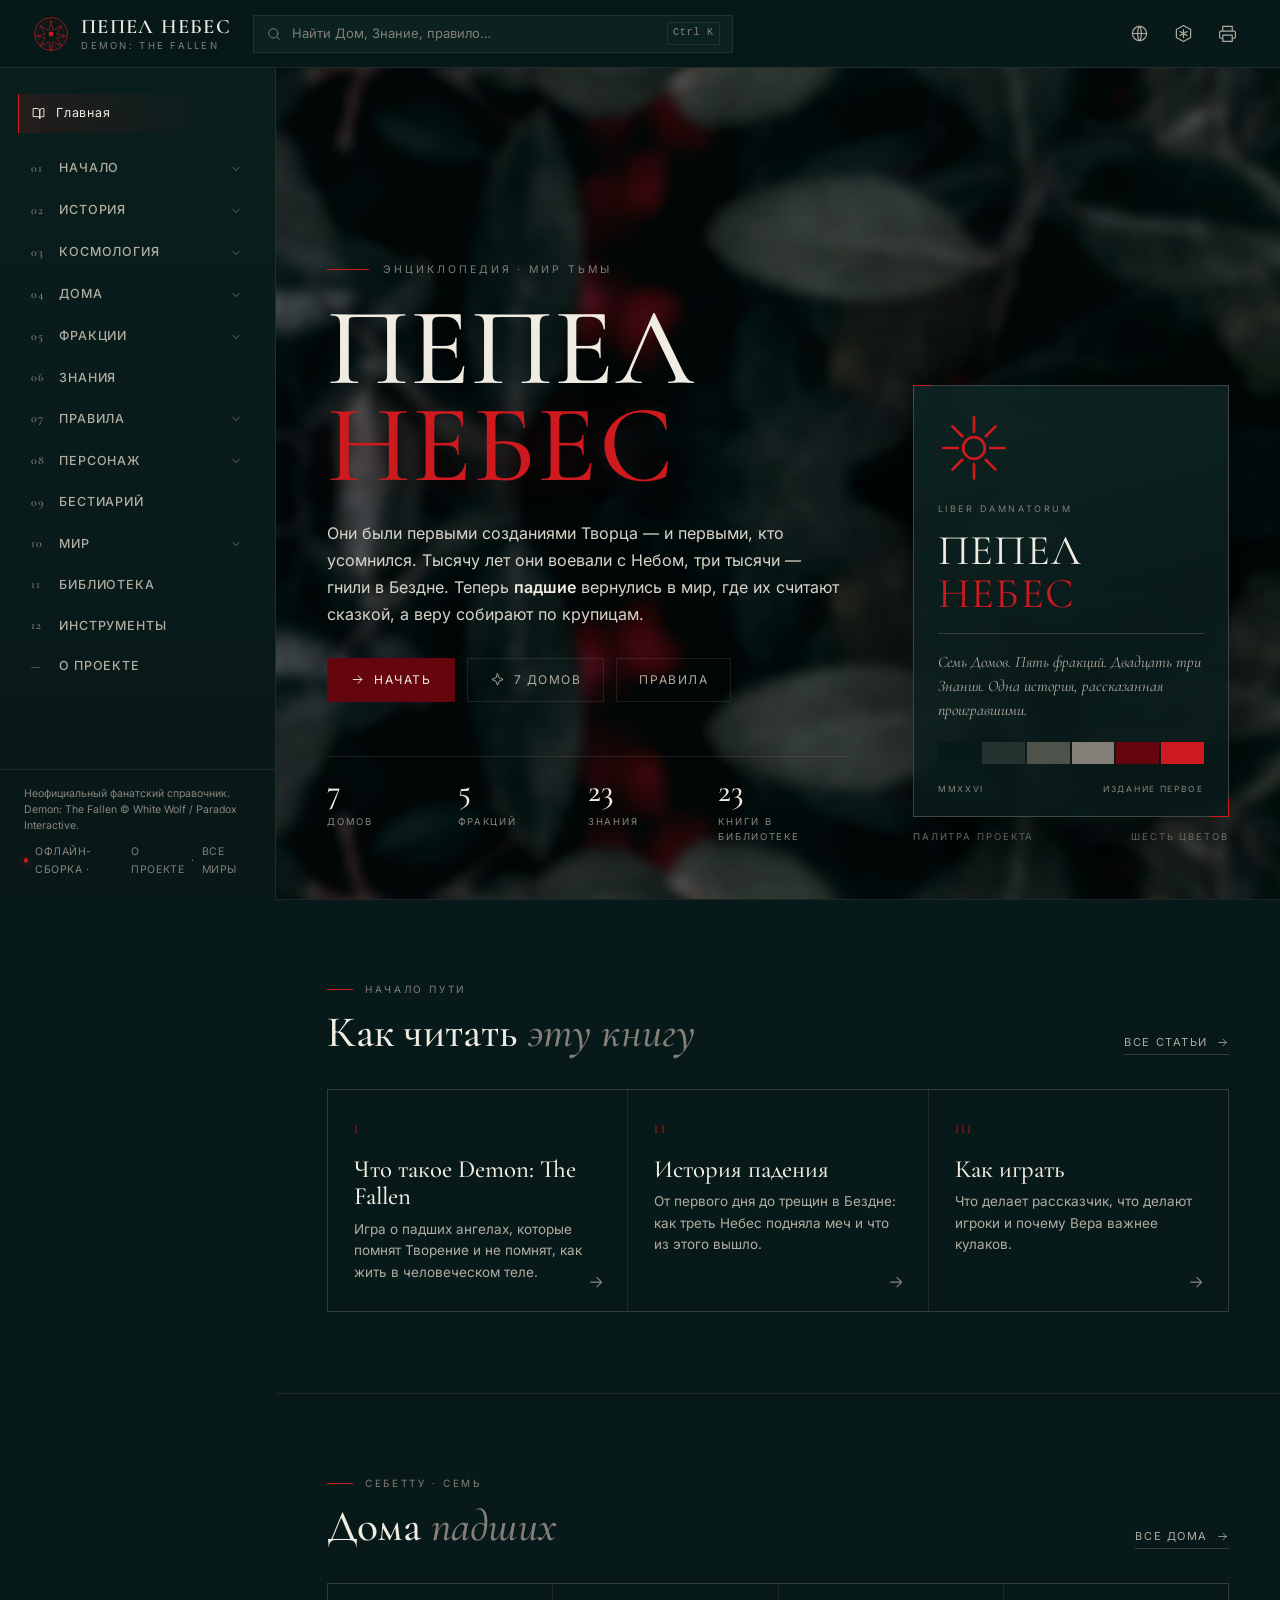
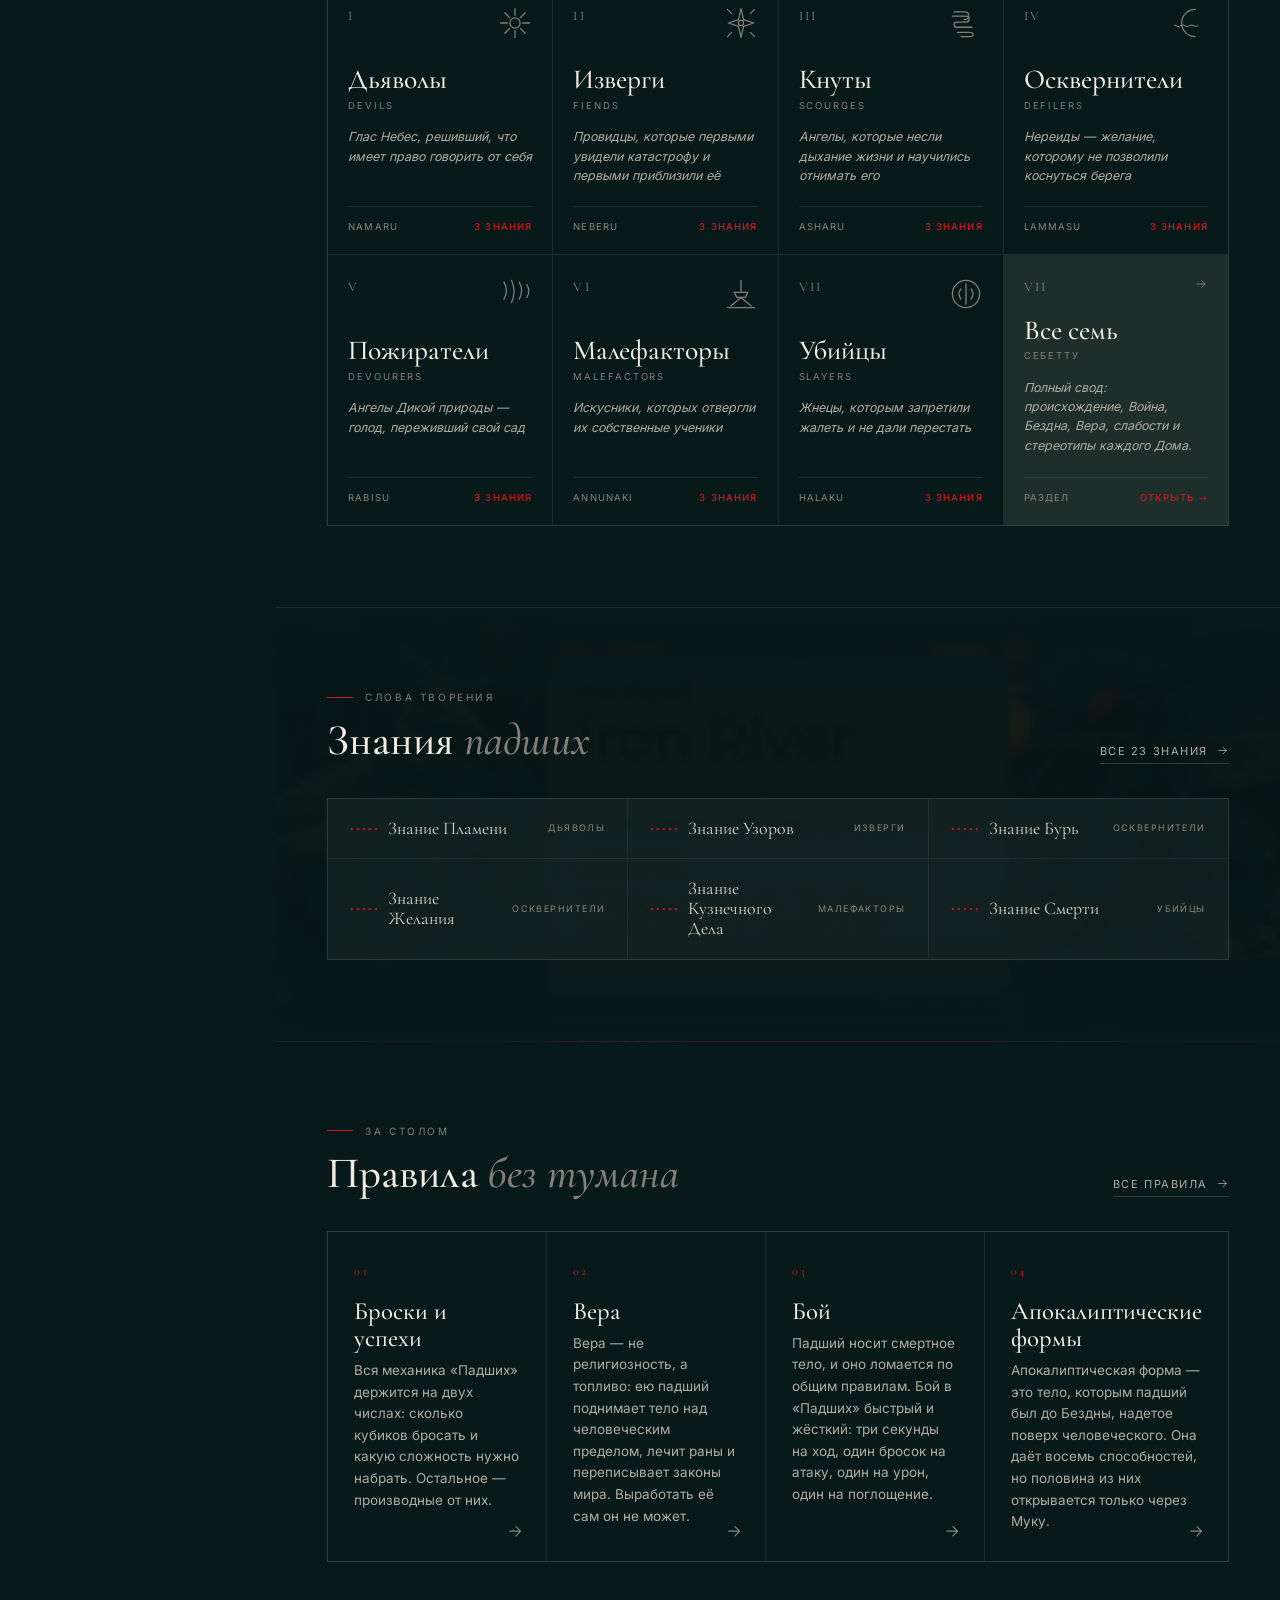
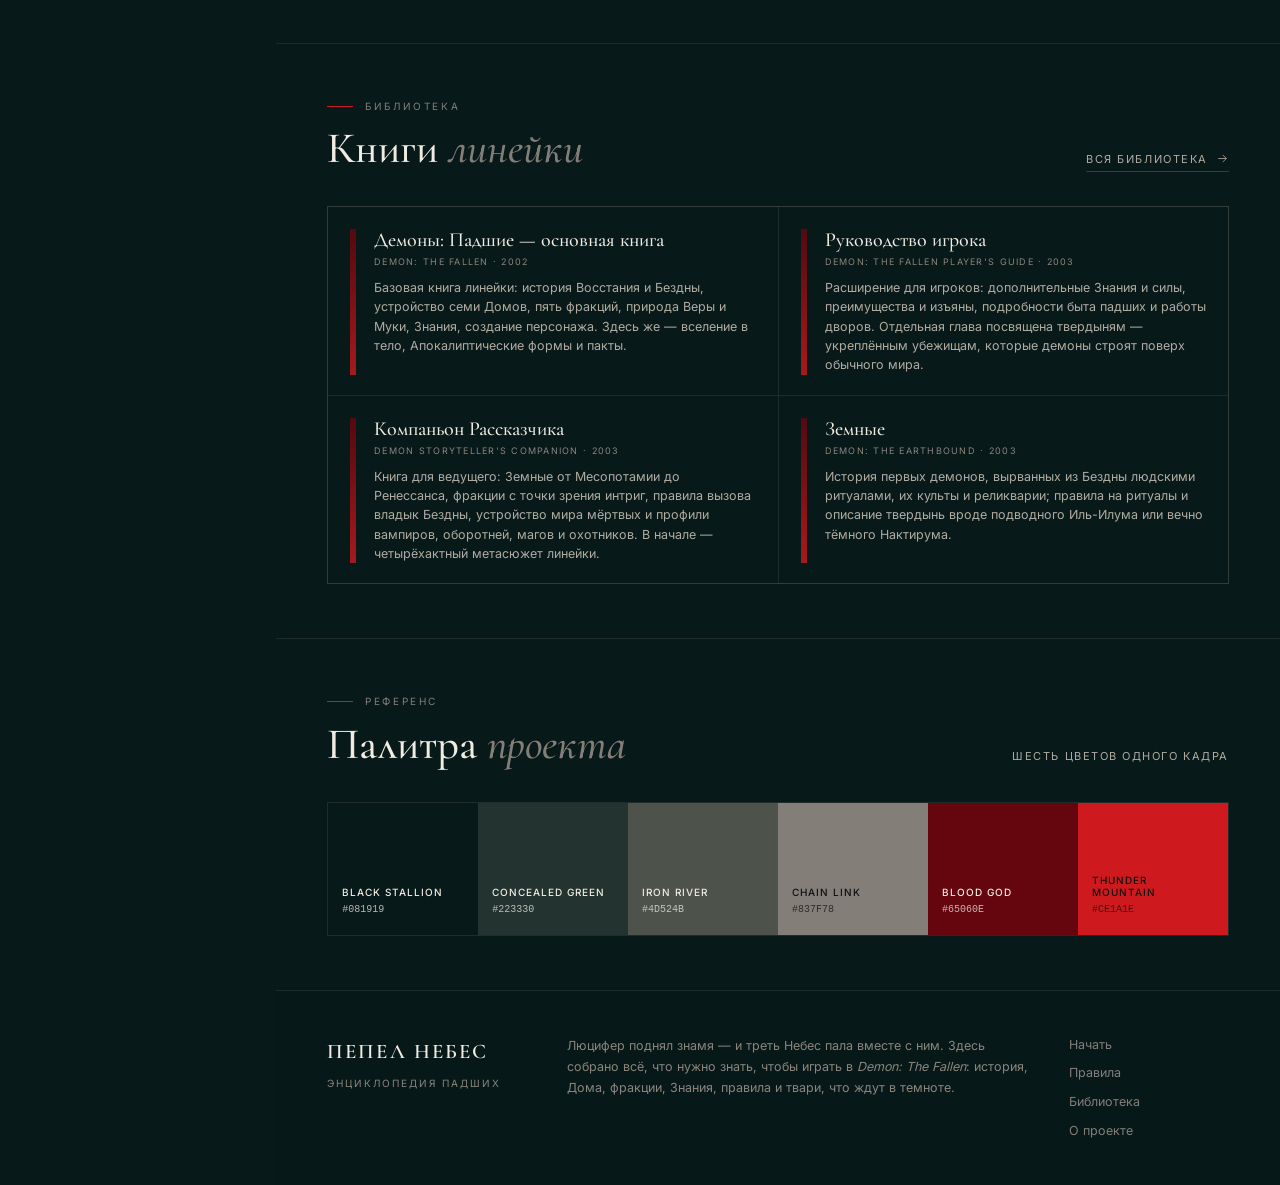
<file: demon-the-fallen/index.html>
<!DOCTYPE html>
<html lang="ru">
<head>
<meta charset="utf-8">
<meta name="viewport" content="width=device-width, initial-scale=1, viewport-fit=cover">
<meta name="color-scheme" content="dark">
<meta name="theme-color" content="#081919">
<title>Пепел Небес — энциклопедия Demon: The Fallen</title>
<meta name="description" content="Русская энциклопедия по Demon: The Fallen: история падших ангелов, семь Домов, пять фракций, двадцать три Знания, правила, бестиарий и библиотека книг.">
<link rel="icon" href="assets/favicon.svg" type="image/svg+xml">
<link rel="stylesheet" href="assets/fonts/fonts.css">
<link rel="stylesheet" href="assets/css/app.css?v=1.2.0">
</head>
<body>
<a class="skip-link" href="#view">К содержимому</a>
<noscript>
  <div style="max-width:640px;margin:12vh auto;padding:32px;border:1px solid #4d524b;background:#0e2523;color:#d8d4c9;font-family:Georgia,serif">
    <h1 style="font-weight:500;margin:0 0 12px">Пепел Небес</h1>
    <p style="line-height:1.7;margin:0">Для работы энциклопедии нужен JavaScript: на нём построены навигация, поиск и конструктор персонажа. Включите его и обновите страницу.</p>
  </div>
</noscript>
<div class="bg" aria-hidden="true">
  <div class="bg__glow bg__glow--moss"></div>
  <div class="bg__glow bg__glow--ember"></div>
  <div class="bg__grain"></div>
  <div class="bg__vignette"></div>
</div>
<div class="progress" id="progress" aria-hidden="true"><i></i></div>

<header class="topbar">
  <button class="icon-btn only-mobile" data-action="menu" aria-label="Открыть меню" aria-expanded="false" aria-controls="sidebar">
    <svg viewBox="0 0 24 24"><path d="M3 6h18M3 12h18M3 18h18"/></svg>
  </button>

  <a class="brand" href="#/" aria-label="Пепел Небес — на главную">
    <span class="brand__seal" aria-hidden="true">
      <svg viewBox="0 0 40 40">
        <circle cx="20" cy="20" r="18.2" fill="none" stroke="currentColor" stroke-width=".8"/>
        <circle cx="20" cy="20" r="14.2" fill="none" stroke="currentColor" stroke-width=".5" stroke-dasharray="1 2.4"/>
        <path d="M20 5.5 22.3 16 32 10.9 26.4 20 36.4 22.3 26.4 24.6 32 33.7 22.3 28.6 20 39.1 17.7 28.6 8 33.7 13.6 24.6 3.6 22.3 13.6 20 8 10.9 17.7 16Z" fill="none" stroke="currentColor" stroke-width=".7"/>
        <circle cx="20" cy="20" r="2" fill="currentColor"/>
      </svg>
    </span>
    <span class="brand__text">
      <strong>Пепел Небес</strong>
      <em>Demon: The Fallen</em>
    </span>
  </a>

  <button class="search-trigger" data-action="search" aria-label="Открыть поиск по энциклопедии">
    <svg viewBox="0 0 24 24" aria-hidden="true"><circle cx="11" cy="11" r="7"/><path d="m20 20-4-4"/></svg>
    <span>Найти Дом, Знание, правило…</span>
    <kbd>Ctrl K</kbd>
  </button>

  <div class="topbar__actions">
    <a class="icon-btn only-desktop" href="../index.html" title="Все миры Тьмы" aria-label="Все миры Тьмы">
      <svg viewBox="0 0 24 24"><circle cx="12" cy="12" r="9"/><path d="M3 12h18M12 3c3 3 3 15 0 18M12 3c-3 3-3 15 0 18"/></svg>
    </a>
    <button class="icon-btn" data-action="dice" title="Броски d10" aria-label="Броски d10">
      <svg viewBox="0 0 24 24"><path d="m12 2 9 5v10l-9 5-9-5V7z"/><path d="M12 7v10M7.5 9.5l9 5M16.5 9.5l-9 5"/></svg>
    </button>
    <button class="icon-btn only-desktop" data-action="print" title="Печать страницы" aria-label="Печать">
      <svg viewBox="0 0 24 24"><path d="M6 9V3h12v6M6 18H4a2 2 0 0 1-2-2v-5a2 2 0 0 1 2-2h16a2 2 0 0 1 2 2v5a2 2 0 0 1-2 2h-2"/><rect x="6" y="14" width="12" height="8"/></svg>
    </button>
  </div>
</header>

<div class="shell">
  <aside class="sidebar" id="sidebar">
    <nav class="nav" id="nav" aria-label="Разделы энциклопедии"></nav>
    <div class="sidebar__foot">
      <p class="sidebar__note">Неофициальный фанатский справочник. Demon: The Fallen © White Wolf / Paradox Interactive.</p>
      <p class="sidebar__meta"><span class="dot"></span> офлайн-сборка · <a href="#/about">о проекте</a> · <a href="../index.html">все миры</a></p>
    </div>
  </aside>
  <div class="scrim" data-action="close-menu" aria-hidden="true"></div>

  <main class="main" id="view" tabindex="-1">
    <div class="loading"><span class="seal-loader"></span><span>Открываем книгу…</span></div>
  </main>
</div>

<footer class="footer">
  <div class="footer__in">
    <div class="footer__brand">
      <strong>Пепел Небес</strong>
      <span>энциклопедия падших</span>
    </div>
    <p>Люцифер поднял знамя — и треть Небес пала вместе с ним. Здесь собрано всё, что нужно знать, чтобы играть в <em>Demon: The Fallen</em>: история, Дома, фракции, Знания, правила и твари, что ждут в темноте.</p>
    <div class="footer__links">
      <a href="#/start">Начать</a>
      <a href="#/rules">Правила</a>
      <a href="#/library">Библиотека</a>
      <a href="#/about">О проекте</a>
    </div>
  </div>
</footer>

<div class="search" id="search" hidden>
  <div class="search__box" role="dialog" aria-modal="true" aria-label="Поиск по энциклопедии">
    <div class="search__field">
      <svg viewBox="0 0 24 24" aria-hidden="true"><circle cx="11" cy="11" r="7"/><path d="m20 20-4-4"/></svg>
      <input id="search-input" type="search" autocomplete="off" spellcheck="false" placeholder="Дом, Знание, правило, книга…">
      <kbd>Esc</kbd>
    </div>
    <div class="search__hint" id="search-hint">Начните печатать. <span>↑ ↓</span> — выбор, <span>Enter</span> — открыть.</div>
    <div class="search__results" id="search-results"></div>
  </div>
</div>

<div class="modal" id="modal" hidden>
  <div class="modal__box" role="dialog" aria-modal="true" aria-labelledby="modal-title">
    <button class="modal__close icon-btn" data-action="close-modal" aria-label="Закрыть">
      <svg viewBox="0 0 24 24"><path d="M5 5l14 14M19 5 5 19"/></svg>
    </button>
    <div id="modal-body"></div>
  </div>
</div>

<div class="toast" id="toast" role="status" aria-live="polite"></div>

<script src="content/start.js"></script>
<script src="content/history.js"></script>
<script src="content/cosmology.js"></script>
<script src="content/houses.js"></script>
<script src="content/factions.js"></script>
<script src="content/lores-a.js"></script>
<script src="content/lores-b.js"></script>
<script src="content/rules.js"></script>
<script src="content/character.js"></script>
<script src="content/bestiary-a.js"></script>
<script src="content/bestiary-b.js"></script>
<script src="content/world.js"></script>
<script src="content/library.js"></script>
<script src="assets/js/tools.js?v=1.2.0"></script>
<script src="assets/js/sheet.js?v=1.2.0"></script>
<script src="assets/js/app.js?v=1.2.0"></script>
</body>
</html>
</file>
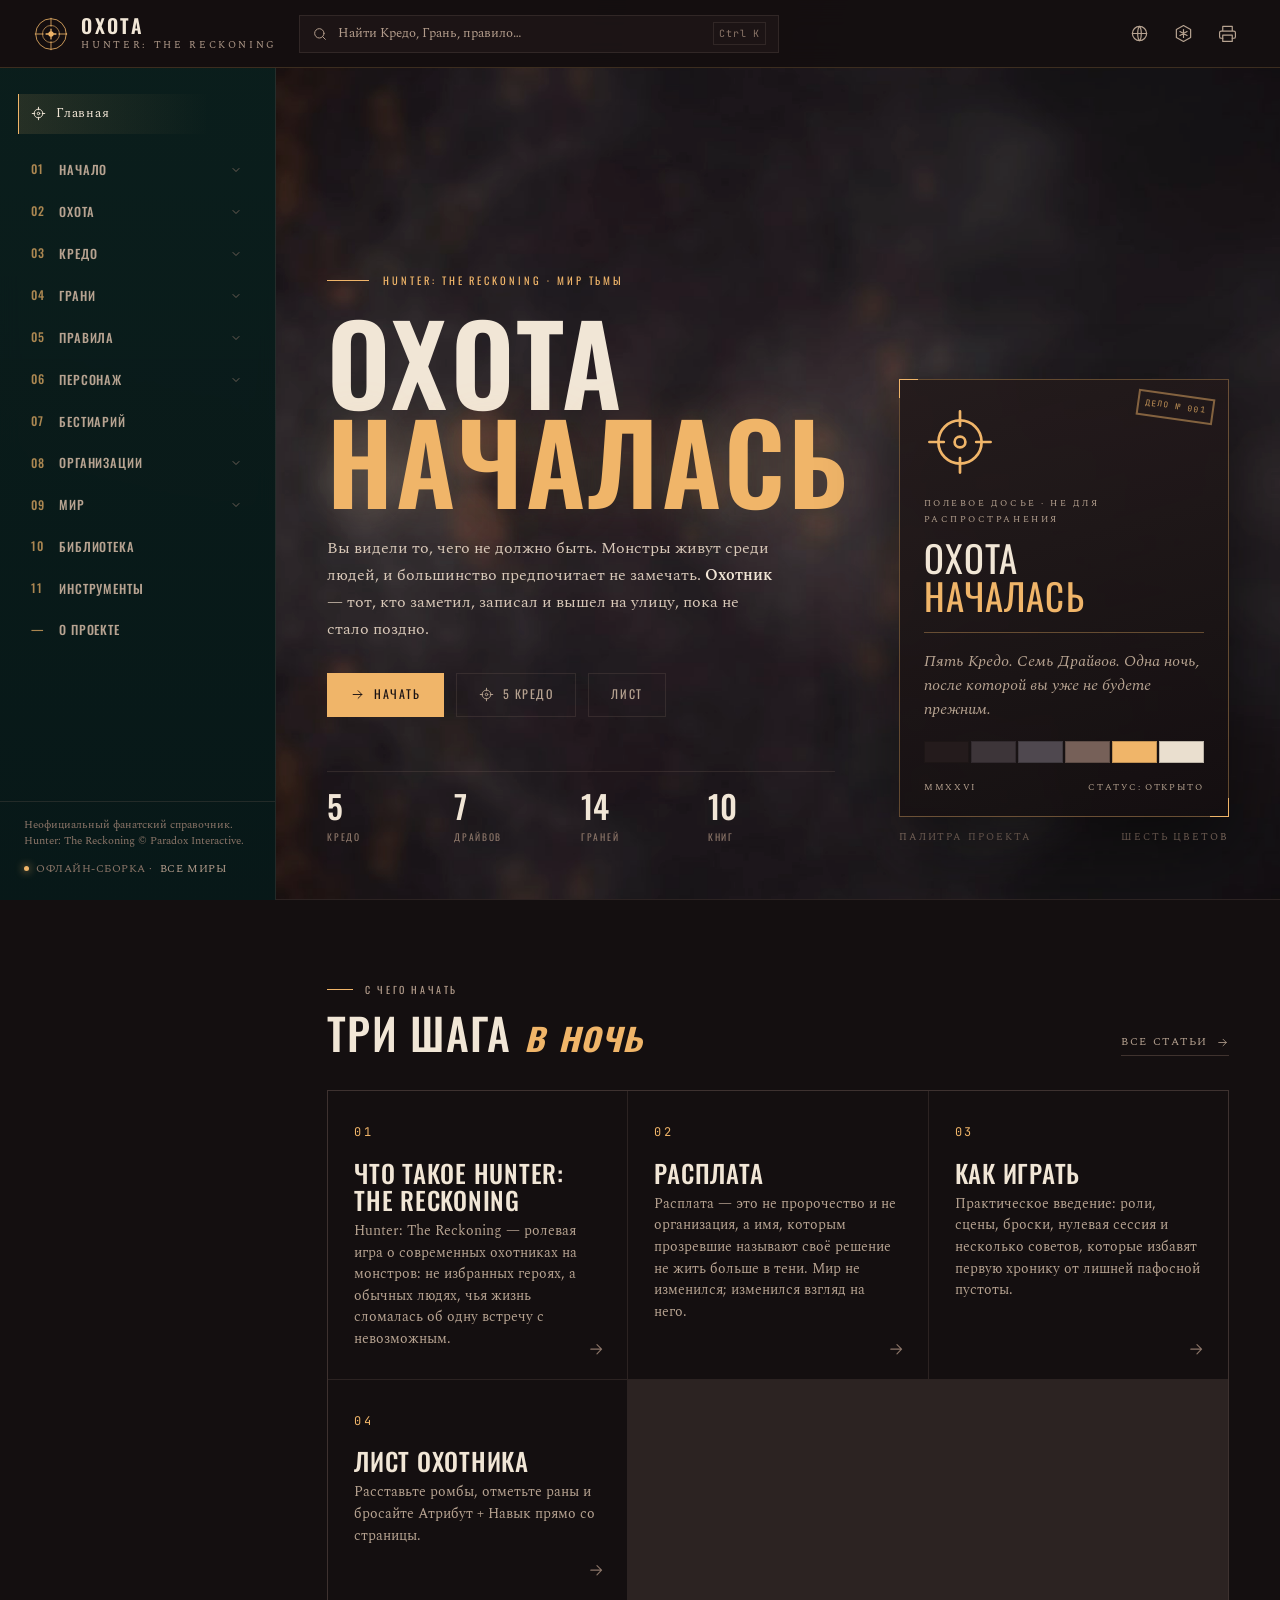
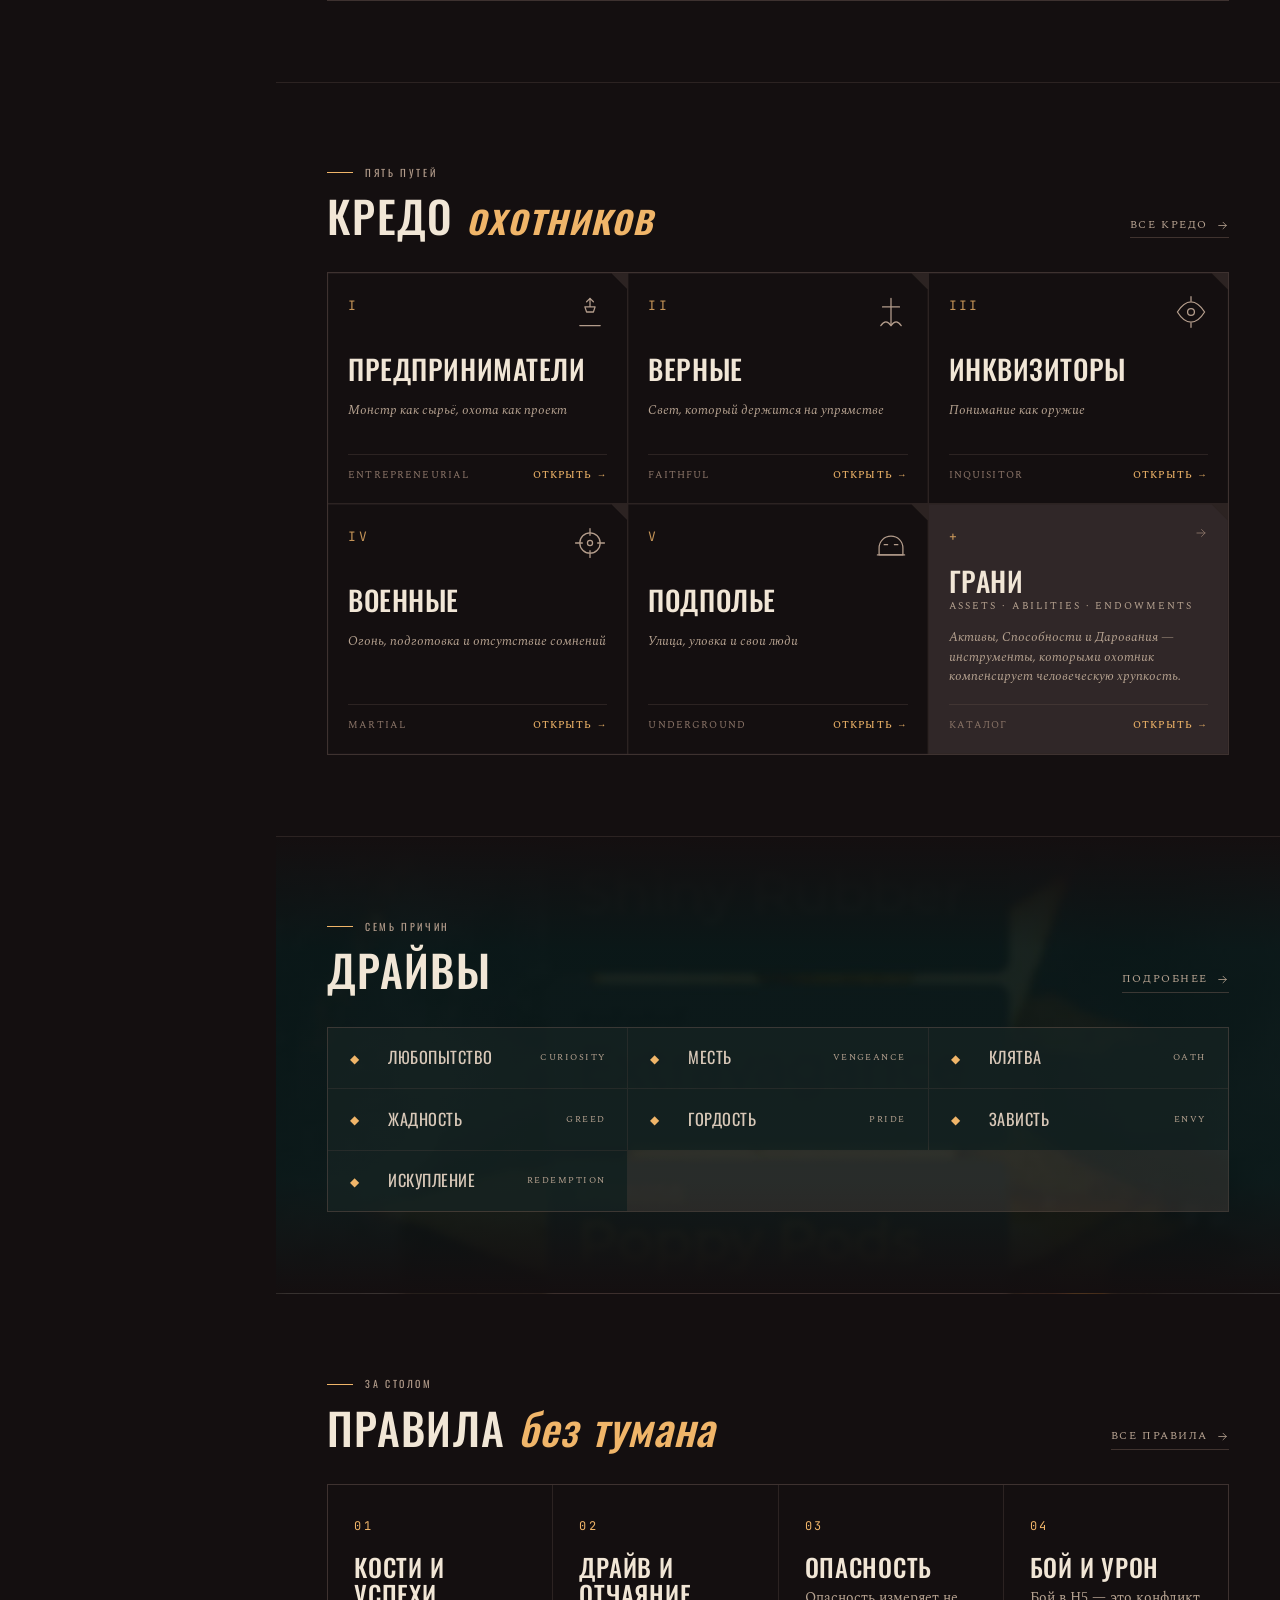
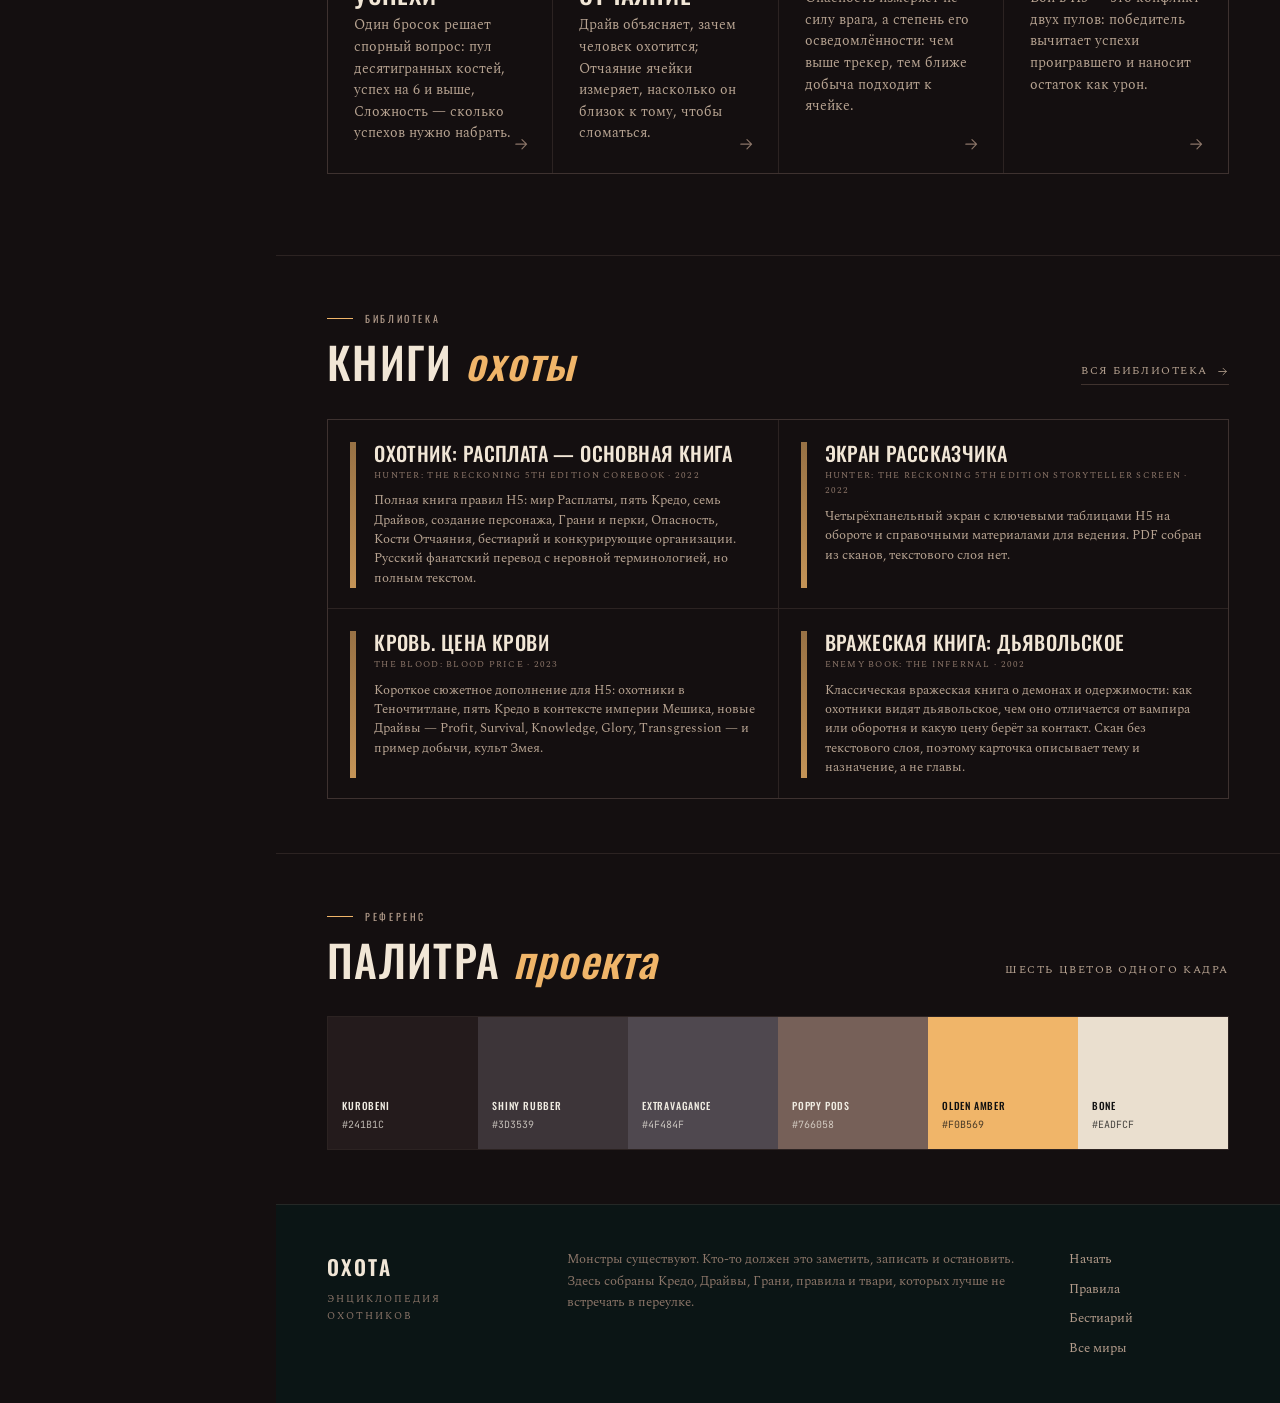
<file: hunter-the-reckoning/index.html>
<!DOCTYPE html>
<html lang="ru">
<head>
<meta charset="utf-8">
<meta name="viewport" content="width=device-width, initial-scale=1, viewport-fit=cover">
<meta name="color-scheme" content="dark">
<meta name="theme-color" content="#140f10">
<title>ОХОТА — энциклопедия Hunter: The Reckoning</title>
<meta name="description" content="Русская энциклопедия по Hunter: The Reckoning 5th Edition: Кредо, Драйвы, Грани, правила, бестиарий, организации и классическая линия Охотников.">
<link rel="icon" href="assets/favicon.svg" type="image/svg+xml">
<link rel="stylesheet" href="assets/fonts/fonts.css">
<link rel="stylesheet" href="assets/css/app.css?v=1.7.0">
</head>
<body>
<a class="skip-link" href="#view">К содержимому</a>
<div class="bg" aria-hidden="true">
  <div class="bg__glow bg__glow--moss"></div>
  <div class="bg__glow bg__glow--ember"></div>
  <div class="bg__grain"></div>
  <div class="bg__vignette"></div>
</div>
<div class="progress" id="progress" aria-hidden="true"><i></i></div>

<header class="topbar">
  <button class="icon-btn only-mobile" data-action="menu" aria-label="Открыть меню" aria-expanded="false" aria-controls="sidebar">
    <svg viewBox="0 0 24 24"><path d="M3 6h18M3 12h18M3 18h18"/></svg>
  </button>

  <a class="brand" href="#/" aria-label="ОХОТА — на главную">
    <span class="brand__seal" aria-hidden="true">
      <svg viewBox="0 0 40 40">
        <circle cx="20" cy="20" r="17" fill="none" stroke="currentColor" stroke-width=".9"/>
        <circle cx="20" cy="20" r="9.5" fill="none" stroke="currentColor" stroke-width=".7"/>
        <path d="M20 2.5v9M20 28.5v9M2.5 20h9M28.5 20h9" stroke="currentColor" stroke-width=".9"/>
        <path d="M20 14.5v11M14.5 20h11" stroke="currentColor" stroke-width="1.4"/>
        <circle cx="20" cy="20" r="2.2" fill="currentColor"/>
      </svg>
    </span>
    <span class="brand__text">
      <strong>Охота</strong>
      <em>Hunter: The Reckoning</em>
    </span>
  </a>

  <button class="search-trigger" data-action="search" aria-label="Открыть поиск по энциклопедии">
    <svg viewBox="0 0 24 24" aria-hidden="true"><circle cx="11" cy="11" r="7"/><path d="m20 20-4-4"/></svg>
    <span>Найти Кредо, Грань, правило…</span>
    <kbd>Ctrl K</kbd>
  </button>

  <div class="topbar__actions">
    <a class="icon-btn only-desktop" href="../index.html" title="Все миры Тьмы" aria-label="Все миры Тьмы">
      <svg viewBox="0 0 24 24"><circle cx="12" cy="12" r="9"/><path d="M3 12h18M12 3c3 3 3 15 0 18M12 3c-3 3-3 15 0 18"/></svg>
    </a>
    <button class="icon-btn" data-action="dice" title="Броски d10" aria-label="Броски d10">
      <svg viewBox="0 0 24 24"><path d="m12 2 9 5v10l-9 5-9-5V7z"/><path d="M12 7v10M7.5 9.5l9 5M16.5 9.5l-9 5"/></svg>
    </button>
    <button class="icon-btn only-desktop" data-action="print" title="Печать страницы" aria-label="Печать">
      <svg viewBox="0 0 24 24"><path d="M6 9V3h12v6M6 18H4a2 2 0 0 1-2-2v-5a2 2 0 0 1 2-2h16a2 2 0 0 1 2 2v5a2 2 0 0 1-2 2h-2"/><rect x="6" y="14" width="12" height="8"/></svg>
    </button>
  </div>
</header>

<div class="shell">
  <aside class="sidebar" id="sidebar">
    <nav class="nav" id="nav" aria-label="Разделы энциклопедии"></nav>
    <div class="sidebar__foot">
      <p class="sidebar__note">Неофициальный фанатский справочник. Hunter: The Reckoning © Paradox Interactive.</p>
      <p class="sidebar__meta"><span class="dot"></span> офлайн-сборка · <a href="../index.html">все миры</a></p>
    </div>
  </aside>
  <div class="scrim" data-action="close-menu" aria-hidden="true"></div>

  <main class="main" id="view" tabindex="-1">
    <div class="loading"><span class="seal-loader"></span><span>Открываем досье…</span></div>
  </main>
</div>

<footer class="footer">
  <div class="footer__in">
    <div class="footer__brand">
      <strong>Охота</strong>
      <span>энциклопедия охотников</span>
    </div>
    <p>Монстры существуют. Кто-то должен это заметить, записать и остановить. Здесь собраны Кредо, Драйвы, Грани, правила и твари, которых лучше не встречать в переулке.</p>
    <div class="footer__links">
      <a href="#/start">Начать</a>
      <a href="#/rules">Правила</a>
      <a href="#/bestiary">Бестиарий</a>
      <a href="../index.html">Все миры</a>
    </div>
  </div>
</footer>

<div class="search" id="search" hidden>
  <div class="search__box" role="dialog" aria-modal="true" aria-label="Поиск по энциклопедии">
    <div class="search__field">
      <svg viewBox="0 0 24 24" aria-hidden="true"><circle cx="11" cy="11" r="7"/><path d="m20 20-4-4"/></svg>
      <input id="search-input" type="search" autocomplete="off" spellcheck="false" placeholder="Кредо, Грань, правило, монстр…">
      <kbd>Esc</kbd>
    </div>
    <div class="search__hint" id="search-hint">Начните печатать. <span>↑ ↓</span> — выбор, <span>Enter</span> — открыть.</div>
    <div class="search__results" id="search-results"></div>
  </div>
</div>

<div class="modal" id="modal" hidden>
  <div class="modal__box" role="dialog" aria-modal="true" aria-labelledby="modal-title">
    <button class="modal__close icon-btn" data-action="close-modal" aria-label="Закрыть">
      <svg viewBox="0 0 24 24"><path d="M5 5l14 14M19 5 5 19"/></svg>
    </button>
    <div id="modal-body"></div>
  </div>
</div>

<div class="toast" id="toast" role="status" aria-live="polite"></div>

<script src="content/start.js"></script>
<script src="content/hunt.js"></script>
<script src="content/creeds.js"></script>
<script src="content/edges.js"></script>
<script src="content/rules.js"></script>
<script src="content/character.js"></script>
<script src="content/bestiary.js"></script>
<script src="content/threats.js"></script>
<script src="content/organizations.js"></script>
<script src="content/world.js"></script>
<script src="content/library.js"></script>
<script src="assets/js/sheet.js?v=1.3.0"></script>
<script src="assets/js/app.js?v=1.8.0"></script>
</body>
</html>
</file>
<file: demon-the-fallen/assets/fonts/fonts.css>
/* cyrillic-ext */
@font-face {
  font-family: 'Cormorant Garamond';
  font-style: italic;
  font-weight: 400;
  font-display: swap;
  src: url(./d266ca4e1a.woff2) format('woff2');
  unicode-range: U+0460-052F, U+1C80-1C8A, U+20B4, U+2DE0-2DFF, U+A640-A69F, U+FE2E-FE2F;
}
/* cyrillic */
@font-face {
  font-family: 'Cormorant Garamond';
  font-style: italic;
  font-weight: 400;
  font-display: swap;
  src: url(./b554abc2d0.woff2) format('woff2');
  unicode-range: U+0301, U+0400-045F, U+0490-0491, U+04B0-04B1, U+2116;
}
/* vietnamese */
@font-face {
  font-family: 'Cormorant Garamond';
  font-style: italic;
  font-weight: 400;
  font-display: swap;
  src: url(./1ead3e8c8c.woff2) format('woff2');
  unicode-range: U+0102-0103, U+0110-0111, U+0128-0129, U+0168-0169, U+01A0-01A1, U+01AF-01B0, U+0300-0301, U+0303-0304, U+0308-0309, U+0323, U+0329, U+1EA0-1EF9, U+20AB;
}
/* latin-ext */
@font-face {
  font-family: 'Cormorant Garamond';
  font-style: italic;
  font-weight: 400;
  font-display: swap;
  src: url(./61d5991998.woff2) format('woff2');
  unicode-range: U+0100-02BA, U+02BD-02C5, U+02C7-02CC, U+02CE-02D7, U+02DD-02FF, U+0304, U+0308, U+0329, U+1D00-1DBF, U+1E00-1E9F, U+1EF2-1EFF, U+2020, U+20A0-20AB, U+20AD-20C4, U+2113, U+2C60-2C7F, U+A720-A7FF;
}
/* latin */
@font-face {
  font-family: 'Cormorant Garamond';
  font-style: italic;
  font-weight: 400;
  font-display: swap;
  src: url(./3e2c4175a9.woff2) format('woff2');
  unicode-range: U+0000-00FF, U+0131, U+0152-0153, U+02BB-02BC, U+02C6, U+02DA, U+02DC, U+0304, U+0308, U+0329, U+2000-206F, U+20AC, U+2122, U+2191, U+2193, U+2212, U+2215, U+FEFF, U+FFFD;
}
/* cyrillic-ext */
@font-face {
  font-family: 'Cormorant Garamond';
  font-style: italic;
  font-weight: 500;
  font-display: swap;
  src: url(./d266ca4e1a.woff2) format('woff2');
  unicode-range: U+0460-052F, U+1C80-1C8A, U+20B4, U+2DE0-2DFF, U+A640-A69F, U+FE2E-FE2F;
}
/* cyrillic */
@font-face {
  font-family: 'Cormorant Garamond';
  font-style: italic;
  font-weight: 500;
  font-display: swap;
  src: url(./b554abc2d0.woff2) format('woff2');
  unicode-range: U+0301, U+0400-045F, U+0490-0491, U+04B0-04B1, U+2116;
}
/* vietnamese */
@font-face {
  font-family: 'Cormorant Garamond';
  font-style: italic;
  font-weight: 500;
  font-display: swap;
  src: url(./1ead3e8c8c.woff2) format('woff2');
  unicode-range: U+0102-0103, U+0110-0111, U+0128-0129, U+0168-0169, U+01A0-01A1, U+01AF-01B0, U+0300-0301, U+0303-0304, U+0308-0309, U+0323, U+0329, U+1EA0-1EF9, U+20AB;
}
/* latin-ext */
@font-face {
  font-family: 'Cormorant Garamond';
  font-style: italic;
  font-weight: 500;
  font-display: swap;
  src: url(./61d5991998.woff2) format('woff2');
  unicode-range: U+0100-02BA, U+02BD-02C5, U+02C7-02CC, U+02CE-02D7, U+02DD-02FF, U+0304, U+0308, U+0329, U+1D00-1DBF, U+1E00-1E9F, U+1EF2-1EFF, U+2020, U+20A0-20AB, U+20AD-20C4, U+2113, U+2C60-2C7F, U+A720-A7FF;
}
/* latin */
@font-face {
  font-family: 'Cormorant Garamond';
  font-style: italic;
  font-weight: 500;
  font-display: swap;
  src: url(./3e2c4175a9.woff2) format('woff2');
  unicode-range: U+0000-00FF, U+0131, U+0152-0153, U+02BB-02BC, U+02C6, U+02DA, U+02DC, U+0304, U+0308, U+0329, U+2000-206F, U+20AC, U+2122, U+2191, U+2193, U+2212, U+2215, U+FEFF, U+FFFD;
}
/* cyrillic-ext */
@font-face {
  font-family: 'Cormorant Garamond';
  font-style: normal;
  font-weight: 400;
  font-display: swap;
  src: url(./ab67422bcb.woff2) format('woff2');
  unicode-range: U+0460-052F, U+1C80-1C8A, U+20B4, U+2DE0-2DFF, U+A640-A69F, U+FE2E-FE2F;
}
/* cyrillic */
@font-face {
  font-family: 'Cormorant Garamond';
  font-style: normal;
  font-weight: 400;
  font-display: swap;
  src: url(./e1df04190d.woff2) format('woff2');
  unicode-range: U+0301, U+0400-045F, U+0490-0491, U+04B0-04B1, U+2116;
}
/* vietnamese */
@font-face {
  font-family: 'Cormorant Garamond';
  font-style: normal;
  font-weight: 400;
  font-display: swap;
  src: url(./4694f51e41.woff2) format('woff2');
  unicode-range: U+0102-0103, U+0110-0111, U+0128-0129, U+0168-0169, U+01A0-01A1, U+01AF-01B0, U+0300-0301, U+0303-0304, U+0308-0309, U+0323, U+0329, U+1EA0-1EF9, U+20AB;
}
/* latin-ext */
@font-face {
  font-family: 'Cormorant Garamond';
  font-style: normal;
  font-weight: 400;
  font-display: swap;
  src: url(./acc46a2a77.woff2) format('woff2');
  unicode-range: U+0100-02BA, U+02BD-02C5, U+02C7-02CC, U+02CE-02D7, U+02DD-02FF, U+0304, U+0308, U+0329, U+1D00-1DBF, U+1E00-1E9F, U+1EF2-1EFF, U+2020, U+20A0-20AB, U+20AD-20C4, U+2113, U+2C60-2C7F, U+A720-A7FF;
}
/* latin */
@font-face {
  font-family: 'Cormorant Garamond';
  font-style: normal;
  font-weight: 400;
  font-display: swap;
  src: url(./c47ff12887.woff2) format('woff2');
  unicode-range: U+0000-00FF, U+0131, U+0152-0153, U+02BB-02BC, U+02C6, U+02DA, U+02DC, U+0304, U+0308, U+0329, U+2000-206F, U+20AC, U+2122, U+2191, U+2193, U+2212, U+2215, U+FEFF, U+FFFD;
}
/* cyrillic-ext */
@font-face {
  font-family: 'Cormorant Garamond';
  font-style: normal;
  font-weight: 500;
  font-display: swap;
  src: url(./ab67422bcb.woff2) format('woff2');
  unicode-range: U+0460-052F, U+1C80-1C8A, U+20B4, U+2DE0-2DFF, U+A640-A69F, U+FE2E-FE2F;
}
/* cyrillic */
@font-face {
  font-family: 'Cormorant Garamond';
  font-style: normal;
  font-weight: 500;
  font-display: swap;
  src: url(./e1df04190d.woff2) format('woff2');
  unicode-range: U+0301, U+0400-045F, U+0490-0491, U+04B0-04B1, U+2116;
}
/* vietnamese */
@font-face {
  font-family: 'Cormorant Garamond';
  font-style: normal;
  font-weight: 500;
  font-display: swap;
  src: url(./4694f51e41.woff2) format('woff2');
  unicode-range: U+0102-0103, U+0110-0111, U+0128-0129, U+0168-0169, U+01A0-01A1, U+01AF-01B0, U+0300-0301, U+0303-0304, U+0308-0309, U+0323, U+0329, U+1EA0-1EF9, U+20AB;
}
/* latin-ext */
@font-face {
  font-family: 'Cormorant Garamond';
  font-style: normal;
  font-weight: 500;
  font-display: swap;
  src: url(./acc46a2a77.woff2) format('woff2');
  unicode-range: U+0100-02BA, U+02BD-02C5, U+02C7-02CC, U+02CE-02D7, U+02DD-02FF, U+0304, U+0308, U+0329, U+1D00-1DBF, U+1E00-1E9F, U+1EF2-1EFF, U+2020, U+20A0-20AB, U+20AD-20C4, U+2113, U+2C60-2C7F, U+A720-A7FF;
}
/* latin */
@font-face {
  font-family: 'Cormorant Garamond';
  font-style: normal;
  font-weight: 500;
  font-display: swap;
  src: url(./c47ff12887.woff2) format('woff2');
  unicode-range: U+0000-00FF, U+0131, U+0152-0153, U+02BB-02BC, U+02C6, U+02DA, U+02DC, U+0304, U+0308, U+0329, U+2000-206F, U+20AC, U+2122, U+2191, U+2193, U+2212, U+2215, U+FEFF, U+FFFD;
}
/* cyrillic-ext */
@font-face {
  font-family: 'Cormorant Garamond';
  font-style: normal;
  font-weight: 600;
  font-display: swap;
  src: url(./ab67422bcb.woff2) format('woff2');
  unicode-range: U+0460-052F, U+1C80-1C8A, U+20B4, U+2DE0-2DFF, U+A640-A69F, U+FE2E-FE2F;
}
/* cyrillic */
@font-face {
  font-family: 'Cormorant Garamond';
  font-style: normal;
  font-weight: 600;
  font-display: swap;
  src: url(./e1df04190d.woff2) format('woff2');
  unicode-range: U+0301, U+0400-045F, U+0490-0491, U+04B0-04B1, U+2116;
}
/* vietnamese */
@font-face {
  font-family: 'Cormorant Garamond';
  font-style: normal;
  font-weight: 600;
  font-display: swap;
  src: url(./4694f51e41.woff2) format('woff2');
  unicode-range: U+0102-0103, U+0110-0111, U+0128-0129, U+0168-0169, U+01A0-01A1, U+01AF-01B0, U+0300-0301, U+0303-0304, U+0308-0309, U+0323, U+0329, U+1EA0-1EF9, U+20AB;
}
/* latin-ext */
@font-face {
  font-family: 'Cormorant Garamond';
  font-style: normal;
  font-weight: 600;
  font-display: swap;
  src: url(./acc46a2a77.woff2) format('woff2');
  unicode-range: U+0100-02BA, U+02BD-02C5, U+02C7-02CC, U+02CE-02D7, U+02DD-02FF, U+0304, U+0308, U+0329, U+1D00-1DBF, U+1E00-1E9F, U+1EF2-1EFF, U+2020, U+20A0-20AB, U+20AD-20C4, U+2113, U+2C60-2C7F, U+A720-A7FF;
}
/* latin */
@font-face {
  font-family: 'Cormorant Garamond';
  font-style: normal;
  font-weight: 600;
  font-display: swap;
  src: url(./c47ff12887.woff2) format('woff2');
  unicode-range: U+0000-00FF, U+0131, U+0152-0153, U+02BB-02BC, U+02C6, U+02DA, U+02DC, U+0304, U+0308, U+0329, U+2000-206F, U+20AC, U+2122, U+2191, U+2193, U+2212, U+2215, U+FEFF, U+FFFD;
}
/* cyrillic-ext */
@font-face {
  font-family: 'Cormorant Garamond';
  font-style: normal;
  font-weight: 700;
  font-display: swap;
  src: url(./ab67422bcb.woff2) format('woff2');
  unicode-range: U+0460-052F, U+1C80-1C8A, U+20B4, U+2DE0-2DFF, U+A640-A69F, U+FE2E-FE2F;
}
/* cyrillic */
@font-face {
  font-family: 'Cormorant Garamond';
  font-style: normal;
  font-weight: 700;
  font-display: swap;
  src: url(./e1df04190d.woff2) format('woff2');
  unicode-range: U+0301, U+0400-045F, U+0490-0491, U+04B0-04B1, U+2116;
}
/* vietnamese */
@font-face {
  font-family: 'Cormorant Garamond';
  font-style: normal;
  font-weight: 700;
  font-display: swap;
  src: url(./4694f51e41.woff2) format('woff2');
  unicode-range: U+0102-0103, U+0110-0111, U+0128-0129, U+0168-0169, U+01A0-01A1, U+01AF-01B0, U+0300-0301, U+0303-0304, U+0308-0309, U+0323, U+0329, U+1EA0-1EF9, U+20AB;
}
/* latin-ext */
@font-face {
  font-family: 'Cormorant Garamond';
  font-style: normal;
  font-weight: 700;
  font-display: swap;
  src: url(./acc46a2a77.woff2) format('woff2');
  unicode-range: U+0100-02BA, U+02BD-02C5, U+02C7-02CC, U+02CE-02D7, U+02DD-02FF, U+0304, U+0308, U+0329, U+1D00-1DBF, U+1E00-1E9F, U+1EF2-1EFF, U+2020, U+20A0-20AB, U+20AD-20C4, U+2113, U+2C60-2C7F, U+A720-A7FF;
}
/* latin */
@font-face {
  font-family: 'Cormorant Garamond';
  font-style: normal;
  font-weight: 700;
  font-display: swap;
  src: url(./c47ff12887.woff2) format('woff2');
  unicode-range: U+0000-00FF, U+0131, U+0152-0153, U+02BB-02BC, U+02C6, U+02DA, U+02DC, U+0304, U+0308, U+0329, U+2000-206F, U+20AC, U+2122, U+2191, U+2193, U+2212, U+2215, U+FEFF, U+FFFD;
}
/* cyrillic-ext */
@font-face {
  font-family: 'Inter';
  font-style: normal;
  font-weight: 400;
  font-display: swap;
  src: url(./251d36f2b5.woff2) format('woff2');
  unicode-range: U+0460-052F, U+1C80-1C8A, U+20B4, U+2DE0-2DFF, U+A640-A69F, U+FE2E-FE2F;
}
/* cyrillic */
@font-face {
  font-family: 'Inter';
  font-style: normal;
  font-weight: 400;
  font-display: swap;
  src: url(./de93fdc85e.woff2) format('woff2');
  unicode-range: U+0301, U+0400-045F, U+0490-0491, U+04B0-04B1, U+2116;
}
/* greek-ext */
@font-face {
  font-family: 'Inter';
  font-style: normal;
  font-weight: 400;
  font-display: swap;
  src: url(./318d4ba568.woff2) format('woff2');
  unicode-range: U+1F00-1FFF;
}
/* greek */
@font-face {
  font-family: 'Inter';
  font-style: normal;
  font-weight: 400;
  font-display: swap;
  src: url(./8c7f6aea5e.woff2) format('woff2');
  unicode-range: U+0370-0377, U+037A-037F, U+0384-038A, U+038C, U+038E-03A1, U+03A3-03FF;
}
/* vietnamese */
@font-face {
  font-family: 'Inter';
  font-style: normal;
  font-weight: 400;
  font-display: swap;
  src: url(./9df17551da.woff2) format('woff2');
  unicode-range: U+0102-0103, U+0110-0111, U+0128-0129, U+0168-0169, U+01A0-01A1, U+01AF-01B0, U+0300-0301, U+0303-0304, U+0308-0309, U+0323, U+0329, U+1EA0-1EF9, U+20AB;
}
/* latin-ext */
@font-face {
  font-family: 'Inter';
  font-style: normal;
  font-weight: 400;
  font-display: swap;
  src: url(./1ad231aac0.woff2) format('woff2');
  unicode-range: U+0100-02BA, U+02BD-02C5, U+02C7-02CC, U+02CE-02D7, U+02DD-02FF, U+0304, U+0308, U+0329, U+1D00-1DBF, U+1E00-1E9F, U+1EF2-1EFF, U+2020, U+20A0-20AB, U+20AD-20C4, U+2113, U+2C60-2C7F, U+A720-A7FF;
}
/* latin */
@font-face {
  font-family: 'Inter';
  font-style: normal;
  font-weight: 400;
  font-display: swap;
  src: url(./260c81a475.woff2) format('woff2');
  unicode-range: U+0000-00FF, U+0131, U+0152-0153, U+02BB-02BC, U+02C6, U+02DA, U+02DC, U+0304, U+0308, U+0329, U+2000-206F, U+20AC, U+2122, U+2191, U+2193, U+2212, U+2215, U+FEFF, U+FFFD;
}
/* cyrillic-ext */
@font-face {
  font-family: 'Inter';
  font-style: normal;
  font-weight: 500;
  font-display: swap;
  src: url(./251d36f2b5.woff2) format('woff2');
  unicode-range: U+0460-052F, U+1C80-1C8A, U+20B4, U+2DE0-2DFF, U+A640-A69F, U+FE2E-FE2F;
}
/* cyrillic */
@font-face {
  font-family: 'Inter';
  font-style: normal;
  font-weight: 500;
  font-display: swap;
  src: url(./de93fdc85e.woff2) format('woff2');
  unicode-range: U+0301, U+0400-045F, U+0490-0491, U+04B0-04B1, U+2116;
}
/* greek-ext */
@font-face {
  font-family: 'Inter';
  font-style: normal;
  font-weight: 500;
  font-display: swap;
  src: url(./318d4ba568.woff2) format('woff2');
  unicode-range: U+1F00-1FFF;
}
/* greek */
@font-face {
  font-family: 'Inter';
  font-style: normal;
  font-weight: 500;
  font-display: swap;
  src: url(./8c7f6aea5e.woff2) format('woff2');
  unicode-range: U+0370-0377, U+037A-037F, U+0384-038A, U+038C, U+038E-03A1, U+03A3-03FF;
}
/* vietnamese */
@font-face {
  font-family: 'Inter';
  font-style: normal;
  font-weight: 500;
  font-display: swap;
  src: url(./9df17551da.woff2) format('woff2');
  unicode-range: U+0102-0103, U+0110-0111, U+0128-0129, U+0168-0169, U+01A0-01A1, U+01AF-01B0, U+0300-0301, U+0303-0304, U+0308-0309, U+0323, U+0329, U+1EA0-1EF9, U+20AB;
}
/* latin-ext */
@font-face {
  font-family: 'Inter';
  font-style: normal;
  font-weight: 500;
  font-display: swap;
  src: url(./1ad231aac0.woff2) format('woff2');
  unicode-range: U+0100-02BA, U+02BD-02C5, U+02C7-02CC, U+02CE-02D7, U+02DD-02FF, U+0304, U+0308, U+0329, U+1D00-1DBF, U+1E00-1E9F, U+1EF2-1EFF, U+2020, U+20A0-20AB, U+20AD-20C4, U+2113, U+2C60-2C7F, U+A720-A7FF;
}
/* latin */
@font-face {
  font-family: 'Inter';
  font-style: normal;
  font-weight: 500;
  font-display: swap;
  src: url(./260c81a475.woff2) format('woff2');
  unicode-range: U+0000-00FF, U+0131, U+0152-0153, U+02BB-02BC, U+02C6, U+02DA, U+02DC, U+0304, U+0308, U+0329, U+2000-206F, U+20AC, U+2122, U+2191, U+2193, U+2212, U+2215, U+FEFF, U+FFFD;
}
/* cyrillic-ext */
@font-face {
  font-family: 'Inter';
  font-style: normal;
  font-weight: 600;
  font-display: swap;
  src: url(./251d36f2b5.woff2) format('woff2');
  unicode-range: U+0460-052F, U+1C80-1C8A, U+20B4, U+2DE0-2DFF, U+A640-A69F, U+FE2E-FE2F;
}
/* cyrillic */
@font-face {
  font-family: 'Inter';
  font-style: normal;
  font-weight: 600;
  font-display: swap;
  src: url(./de93fdc85e.woff2) format('woff2');
  unicode-range: U+0301, U+0400-045F, U+0490-0491, U+04B0-04B1, U+2116;
}
/* greek-ext */
@font-face {
  font-family: 'Inter';
  font-style: normal;
  font-weight: 600;
  font-display: swap;
  src: url(./318d4ba568.woff2) format('woff2');
  unicode-range: U+1F00-1FFF;
}
/* greek */
@font-face {
  font-family: 'Inter';
  font-style: normal;
  font-weight: 600;
  font-display: swap;
  src: url(./8c7f6aea5e.woff2) format('woff2');
  unicode-range: U+0370-0377, U+037A-037F, U+0384-038A, U+038C, U+038E-03A1, U+03A3-03FF;
}
/* vietnamese */
@font-face {
  font-family: 'Inter';
  font-style: normal;
  font-weight: 600;
  font-display: swap;
  src: url(./9df17551da.woff2) format('woff2');
  unicode-range: U+0102-0103, U+0110-0111, U+0128-0129, U+0168-0169, U+01A0-01A1, U+01AF-01B0, U+0300-0301, U+0303-0304, U+0308-0309, U+0323, U+0329, U+1EA0-1EF9, U+20AB;
}
/* latin-ext */
@font-face {
  font-family: 'Inter';
  font-style: normal;
  font-weight: 600;
  font-display: swap;
  src: url(./1ad231aac0.woff2) format('woff2');
  unicode-range: U+0100-02BA, U+02BD-02C5, U+02C7-02CC, U+02CE-02D7, U+02DD-02FF, U+0304, U+0308, U+0329, U+1D00-1DBF, U+1E00-1E9F, U+1EF2-1EFF, U+2020, U+20A0-20AB, U+20AD-20C4, U+2113, U+2C60-2C7F, U+A720-A7FF;
}
/* latin */
@font-face {
  font-family: 'Inter';
  font-style: normal;
  font-weight: 600;
  font-display: swap;
  src: url(./260c81a475.woff2) format('woff2');
  unicode-range: U+0000-00FF, U+0131, U+0152-0153, U+02BB-02BC, U+02C6, U+02DA, U+02DC, U+0304, U+0308, U+0329, U+2000-206F, U+20AC, U+2122, U+2191, U+2193, U+2212, U+2215, U+FEFF, U+FFFD;
}
/* cyrillic-ext */
@font-face {
  font-family: 'Inter';
  font-style: normal;
  font-weight: 700;
  font-display: swap;
  src: url(./251d36f2b5.woff2) format('woff2');
  unicode-range: U+0460-052F, U+1C80-1C8A, U+20B4, U+2DE0-2DFF, U+A640-A69F, U+FE2E-FE2F;
}
/* cyrillic */
@font-face {
  font-family: 'Inter';
  font-style: normal;
  font-weight: 700;
  font-display: swap;
  src: url(./de93fdc85e.woff2) format('woff2');
  unicode-range: U+0301, U+0400-045F, U+0490-0491, U+04B0-04B1, U+2116;
}
/* greek-ext */
@font-face {
  font-family: 'Inter';
  font-style: normal;
  font-weight: 700;
  font-display: swap;
  src: url(./318d4ba568.woff2) format('woff2');
  unicode-range: U+1F00-1FFF;
}
/* greek */
@font-face {
  font-family: 'Inter';
  font-style: normal;
  font-weight: 700;
  font-display: swap;
  src: url(./8c7f6aea5e.woff2) format('woff2');
  unicode-range: U+0370-0377, U+037A-037F, U+0384-038A, U+038C, U+038E-03A1, U+03A3-03FF;
}
/* vietnamese */
@font-face {
  font-family: 'Inter';
  font-style: normal;
  font-weight: 700;
  font-display: swap;
  src: url(./9df17551da.woff2) format('woff2');
  unicode-range: U+0102-0103, U+0110-0111, U+0128-0129, U+0168-0169, U+01A0-01A1, U+01AF-01B0, U+0300-0301, U+0303-0304, U+0308-0309, U+0323, U+0329, U+1EA0-1EF9, U+20AB;
}
/* latin-ext */
@font-face {
  font-family: 'Inter';
  font-style: normal;
  font-weight: 700;
  font-display: swap;
  src: url(./1ad231aac0.woff2) format('woff2');
  unicode-range: U+0100-02BA, U+02BD-02C5, U+02C7-02CC, U+02CE-02D7, U+02DD-02FF, U+0304, U+0308, U+0329, U+1D00-1DBF, U+1E00-1E9F, U+1EF2-1EFF, U+2020, U+20A0-20AB, U+20AD-20C4, U+2113, U+2C60-2C7F, U+A720-A7FF;
}
/* latin */
@font-face {
  font-family: 'Inter';
  font-style: normal;
  font-weight: 700;
  font-display: swap;
  src: url(./260c81a475.woff2) format('woff2');
  unicode-range: U+0000-00FF, U+0131, U+0152-0153, U+02BB-02BC, U+02C6, U+02DA, U+02DC, U+0304, U+0308, U+0329, U+2000-206F, U+20AC, U+2122, U+2191, U+2193, U+2212, U+2215, U+FEFF, U+FFFD;
}
</file>
<file: demon-the-fallen/assets/css/app.css>
﻿/* ============================================================
   ПЕПЕЛ НЕБЕС — энциклопедия Demon: The Fallen
   Палитра: #081919 · #223330 · #4D524B · #837F78 · #65060E · #CE1A1E
   ============================================================ */

:root {
  --ink: #081919;
  --ink-2: #0a1f1d;
  --panel: #0e2523;
  --panel-2: #12302c;
  --panel-3: #173732;
  --moss: #223330;
  --iron: #4d524b;
  --ash: #837f78;
  --blood: #65060e;
  --ember: #ce1a1e;
  --ember-2: #a81216;
  --ember-soft: rgba(206, 26, 30, .13);
  --paper: #f0ece2;
  --text: #d8d4c9;
  --dim: #b0aca1;
  --faint: #8a867d;
  --line: rgba(131, 127, 120, .19);
  --line-2: rgba(131, 127, 120, .36);
  --serif: 'Cormorant Garamond', 'Iowan Old Style', 'Palatino Linotype', Georgia, serif;
  --sans: 'Inter', system-ui, -apple-system, 'Segoe UI', Roboto, sans-serif;
  --mono: ui-monospace, 'Cascadia Mono', 'Consolas', monospace;
  --topbar: 68px;
  --sidebar: 276px;
  --ease: cubic-bezier(.2, .7, .2, 1);
  --shadow: 0 24px 64px rgba(0, 0, 0, .5);
}

* { box-sizing: border-box; }
html { scroll-behavior: smooth; -webkit-text-size-adjust: 100%; }
body {
  margin: 0;
  background: var(--ink);
  color: var(--text);
  font-family: var(--sans);
  font-size: 16px;
  line-height: 1.65;
  -webkit-font-smoothing: antialiased;
  text-rendering: optimizeLegibility;
  overflow-x: hidden;
}
body.is-locked { overflow: hidden; }
::selection { background: var(--ember); color: #fff; }
:focus-visible { outline: 2px solid var(--ember); outline-offset: 3px; }
a { color: var(--paper); text-decoration: none; transition: color .2s var(--ease); }
a:hover { color: var(--ember); }
img, svg { display: block; max-width: 100%; }
svg { width: 1.15em; height: 1.15em; fill: none; stroke: currentColor; stroke-width: 1.5; stroke-linecap: round; stroke-linejoin: round; }
button, input, select, textarea { font: inherit; color: inherit; }
button { cursor: pointer; background: none; border: 0; padding: 0; }
hr { border: 0; border-top: 1px solid var(--line); margin: 36px 0; }
h1, h2, h3, h4 { margin: 0; font-weight: 500; }
p { margin: 0 0 1.1em; }
ul, ol { margin: 0 0 1.2em; padding-left: 1.35em; }
li { margin: .35em 0; }
strong { color: var(--paper); font-weight: 600; }
em { font-style: italic; }
small { font-size: .8em; }
code, kbd { font-family: var(--mono); font-size: .86em; }

.skip-link {
  position: fixed; top: -60px; left: 16px; z-index: 200;
  background: var(--paper); color: var(--ink); padding: 10px 16px; border-radius: 2px;
}
.skip-link:focus { top: 12px; }

/* ---------- фон ---------- */
.bg { position: fixed; inset: 0; z-index: -2; overflow: hidden; background: var(--ink); pointer-events: none; }
.bg__glow { position: absolute; border-radius: 50%; filter: blur(90px); opacity: .5; }
.bg__glow--moss { width: 70vw; height: 70vw; right: -22vw; top: -28vw; background: radial-gradient(circle, rgba(34, 51, 48, .9), transparent 65%); }
.bg__glow--ember { width: 46vw; height: 46vw; left: -18vw; bottom: -20vw; background: radial-gradient(circle, rgba(101, 6, 14, .55), transparent 66%); opacity: .55; }
.bg__grain {
  position: absolute; inset: 0; opacity: .16; mix-blend-mode: overlay;
  background-image: url("data:image/svg+xml,%3Csvg xmlns='http://www.w3.org/2000/svg' width='140' height='140'%3E%3Cfilter id='n'%3E%3CfeTurbulence type='fractalNoise' baseFrequency='.82' numOctaves='3' stitchTiles='stitch'/%3E%3C/filter%3E%3Crect width='140' height='140' filter='url(%23n)' opacity='.5'/%3E%3C/svg%3E");
}
.bg__vignette { position: absolute; inset: 0; background: radial-gradient(120% 80% at 50% 0%, transparent 40%, rgba(4, 10, 10, .55) 100%); }

.progress { position: fixed; top: 0; left: 0; right: 0; height: 2px; z-index: 90; pointer-events: none; }
.progress i { display: block; height: 100%; width: 0; background: linear-gradient(90deg, var(--blood), var(--ember)); box-shadow: 0 0 12px rgba(206, 26, 30, .6); }

/* ---------- верхняя панель ---------- */
.topbar {
  position: sticky; top: 0; z-index: 80;
  height: var(--topbar); display: flex; align-items: center; gap: 22px;
  padding: 0 clamp(16px, 2.6vw, 34px);
  background: rgba(8, 25, 25, .86);
  border-bottom: 1px solid var(--line);
  backdrop-filter: blur(14px) saturate(1.1);
}
.brand { display: flex; align-items: center; gap: 12px; flex-shrink: 0; color: var(--paper); }
.brand:hover { color: var(--paper); }
.brand__seal { width: 36px; height: 36px; color: var(--ember); flex-shrink: 0; }
.brand__seal svg { width: 100%; height: 100%; }
.brand__text { display: flex; flex-direction: column; line-height: 1.05; }
.brand__text strong { font-family: var(--serif); font-size: 1.28rem; font-weight: 600; letter-spacing: .06em; text-transform: uppercase; }
.brand__text em { font-style: normal; font-size: 9.5px; letter-spacing: .24em; text-transform: uppercase; color: var(--ash); margin-top: 4px; }

.search-trigger {
  flex: 1; max-width: 480px; display: flex; align-items: center; gap: 10px;
  height: 38px; padding: 0 12px;
  border: 1px solid var(--line); background: rgba(18, 48, 44, .4);
  color: var(--ash); font-size: 13px; text-align: left;
  transition: border-color .2s var(--ease), background .2s var(--ease), color .2s var(--ease);
}
.search-trigger:hover { border-color: var(--line-2); color: var(--text); background: rgba(18, 48, 44, .7); }
.search-trigger svg { width: 16px; height: 16px; flex-shrink: 0; }
.search-trigger span { flex: 1; overflow: hidden; text-overflow: ellipsis; white-space: nowrap; }
.search-trigger kbd { font-size: 10px; letter-spacing: .08em; border: 1px solid var(--line); padding: 2px 5px; color: var(--faint); }
.topbar__actions { display: flex; align-items: center; gap: 6px; margin-left: auto; }

.icon-btn {
  width: 38px; height: 38px; display: grid; place-items: center;
  border: 1px solid transparent; color: var(--dim);
  transition: color .2s var(--ease), border-color .2s var(--ease), background .2s var(--ease);
}
.icon-btn:hover { color: var(--paper); border-color: var(--line); background: rgba(34, 51, 48, .5); }
.icon-btn svg { width: 19px; height: 19px; }
.only-mobile { display: none; }

/* ---------- каркас ---------- */
.shell { display: flex; min-height: calc(100vh - var(--topbar)); }
.sidebar {
  position: fixed; top: var(--topbar); bottom: 0; left: 0; width: var(--sidebar); z-index: 70;
  display: flex; flex-direction: column;
  border-right: 1px solid var(--line);
  background: linear-gradient(180deg, rgba(10, 31, 29, .92), rgba(8, 25, 25, .96));
  backdrop-filter: blur(10px);
}
.nav { flex: 1; overflow-y: auto; padding: 26px 18px 18px; scrollbar-width: thin; scrollbar-color: var(--line-2) transparent; }
.nav::-webkit-scrollbar { width: 6px; }
.nav::-webkit-scrollbar-thumb { background: var(--line-2); }

.nav__home {
  display: flex; align-items: center; gap: 10px;
  padding: 9px 10px 9px 12px; margin-bottom: 16px;
  border: 0; border-left: 1px solid transparent; color: var(--dim);
  font-size: 12.5px; letter-spacing: .06em;
  transition: color .2s var(--ease), border-color .2s var(--ease), background .2s var(--ease);
}
.nav__home:hover { color: var(--paper); background: rgba(34, 51, 48, .35); }
.nav__home.is-active { color: var(--paper); border-left-color: var(--ember); background: linear-gradient(90deg, var(--ember-soft), transparent 80%); }
.nav__home svg { width: 15px; height: 15px; }

.nav__group { margin-bottom: 2px; }
.nav__head {
  display: flex; align-items: center; gap: 10px; width: 100%;
  padding: 9px 10px 9px 12px; color: var(--dim);
  font-size: 12.5px; font-weight: 500; letter-spacing: .07em; text-transform: uppercase;
  border-left: 1px solid transparent;
  transition: color .2s var(--ease), border-color .2s var(--ease), background .2s var(--ease);
}
.nav__head:hover, .nav__group.is-current > .nav__head { color: var(--paper); }
.nav__group.is-current > .nav__head { border-left-color: var(--ember); background: linear-gradient(90deg, var(--ember-soft), transparent 70%); }
.nav__num { font-family: var(--serif); font-size: 12px; color: var(--faint); width: 18px; flex-shrink: 0; }
.nav__label { flex: 1; }
.nav__caret { width: 22px; height: 22px; display: grid; place-items: center; color: var(--faint); border: 0; }
.nav__caret:hover { color: var(--paper); }
.nav__caret svg { width: 12px; height: 12px; transition: transform .25s var(--ease); }
.nav__group.is-open .nav__caret svg { transform: rotate(180deg); }
.nav__list { display: none; padding: 2px 0 8px; }
.nav__group.is-open .nav__list { display: block; }
.nav__link {
  display: block; padding: 6px 10px 6px 40px; position: relative;
  color: var(--faint); font-size: 13px; line-height: 1.35;
  border-left: 1px solid transparent;
}
.nav__link:hover { color: var(--text); }
.nav__link.is-active { color: var(--paper); border-left-color: var(--ember); background: linear-gradient(90deg, var(--ember-soft), transparent 80%); }
.nav__link.is-active::before { content: ""; position: absolute; left: 0; top: 0; bottom: 0; width: 1px; background: var(--ember); }

.sidebar__foot { padding: 16px 24px 22px; border-top: 1px solid var(--line); }
.sidebar__note { margin: 0 0 10px; font-size: 10.5px; line-height: 1.5; color: var(--faint); }
.sidebar__meta { margin: 0; display: flex; align-items: center; gap: 7px; font-size: 10.5px; letter-spacing: .05em; color: var(--faint); text-transform: uppercase; }
.dot { width: 5px; height: 5px; border-radius: 50%; background: var(--ember); box-shadow: 0 0 8px var(--ember); }
.sidebar__meta a { color: var(--ash); }

.scrim { display: none; position: fixed; inset: 0; z-index: 65; background: rgba(3, 8, 8, .7); backdrop-filter: blur(2px); }

.main { flex: 1; margin-left: var(--sidebar); min-width: 0; }
.loading { min-height: 60vh; display: flex; align-items: center; justify-content: center; gap: 14px; color: var(--ash); font-size: 13px; letter-spacing: .12em; text-transform: uppercase; }
.seal-loader { width: 26px; height: 26px; border: 1px solid var(--line-2); border-top-color: var(--ember); border-radius: 50%; animation: spin 1s linear infinite; }
@keyframes spin { to { transform: rotate(360deg); } }

/* ---------- футер ---------- */
.footer { margin-left: var(--sidebar); border-top: 1px solid var(--line); background: rgba(8, 25, 25, .7); }
.footer__in { max-width: 1220px; margin: 0 auto; padding: 44px clamp(20px, 4vw, 56px); display: grid; grid-template-columns: 200px minmax(0, 1fr) 160px; gap: 40px; }
.footer__brand { display: flex; flex-direction: column; }
.footer__brand strong { font-family: var(--serif); font-size: 1.3rem; letter-spacing: .1em; text-transform: uppercase; color: var(--paper); }
.footer__brand span { font-size: 10px; letter-spacing: .2em; text-transform: uppercase; color: var(--faint); margin-top: 6px; }
.footer p { margin: 0; font-size: 12.5px; line-height: 1.7; color: var(--faint); max-width: 70ch; }
.footer__links { display: flex; flex-direction: column; gap: 8px; font-size: 12.5px; }
.footer__links a { color: var(--ash); }

/* ---------- герой ---------- */
.hero {
  position: relative; overflow: hidden;
  min-height: calc(100svh - var(--topbar));
  display: flex; align-items: flex-end;
  border-bottom: 1px solid var(--line);
  padding: clamp(48px, 9vh, 120px) 0 clamp(36px, 6vh, 72px);
}
.hero__bg {
  position: absolute; inset: -2%;
  background: url("../img/hero-bg.jpg") center 42% / cover no-repeat;
  filter: saturate(.8) contrast(1.05);
  opacity: .72;
  transform: scale(1.02);
}
.hero::before {
  content: ""; position: absolute; inset: 0;
  background:
    linear-gradient(180deg, rgba(8, 25, 25, .7) 0%, rgba(8, 25, 25, .18) 32%, rgba(8, 25, 25, .9) 88%, var(--ink) 100%),
    linear-gradient(90deg, rgba(8, 25, 25, .92) 0%, rgba(8, 25, 25, .45) 55%, rgba(8, 25, 25, .75) 100%);
}
.hero__in { position: relative; width: 100%; max-width: 1220px; margin: 0 auto; padding: 0 clamp(20px, 4vw, 56px); display: grid; grid-template-columns: minmax(0, 1fr) 316px; gap: clamp(32px, 5vw, 72px); align-items: end; }
.hero__kicker { display: flex; align-items: center; gap: 14px; color: var(--ash); font-size: 10.5px; letter-spacing: .28em; text-transform: uppercase; margin-bottom: 22px; }
.hero__kicker::before { content: ""; width: 42px; height: 1px; background: var(--ember); }
.hero h1 { font-family: var(--serif); color: var(--paper); font-size: clamp(3.3rem, 8.6vw, 7.3rem); line-height: .88; font-weight: 500; letter-spacing: .01em; text-transform: uppercase; margin: 0; }
.hero h1 span { display: block; }
.hero h1 .red { color: var(--ember); text-shadow: 0 0 40px rgba(206, 26, 30, .25); }
.hero__sub { margin: 26px 0 0; max-width: 56ch; font-size: clamp(1rem, 1.15vw, 1.1rem); line-height: 1.68; color: var(--text); }
.hero__sub strong { color: var(--paper); }
.hero__actions { display: flex; flex-wrap: wrap; gap: 12px; margin-top: 30px; }

.btn {
  display: inline-flex; align-items: center; justify-content: center; gap: 9px;
  height: 44px; padding: 0 22px; border: 1px solid var(--line-2);
  font-size: 12px; letter-spacing: .13em; text-transform: uppercase; color: var(--paper);
  transition: background .2s var(--ease), border-color .2s var(--ease), color .2s var(--ease), transform .2s var(--ease);
}
.btn:hover { border-color: var(--paper); color: var(--paper); background: rgba(240, 236, 226, .06); transform: translateY(-1px); }
.btn--blood { background: var(--blood); border-color: var(--blood); }
.btn--blood:hover { background: var(--ember); border-color: var(--ember); color: #fff; }
.btn--ghost { border-color: var(--line); color: var(--dim); }
.btn svg { width: 15px; height: 15px; }

.hero__plate { position: relative; align-self: end; }
.plate {
  position: relative; padding: 26px 24px 20px;
  border: 1px solid rgba(131, 127, 120, .42);
  background: linear-gradient(165deg, rgba(14, 37, 35, .92), rgba(8, 25, 25, .82));
  box-shadow: 0 30px 70px rgba(0, 0, 0, .45);
  backdrop-filter: blur(4px);
}
.plate::before, .plate::after { content: ""; position: absolute; width: 18px; height: 18px; border: 1px solid var(--ember); pointer-events: none; }
.plate::before { left: -1px; top: -1px; border-right: 0; border-bottom: 0; }
.plate::after { right: -1px; bottom: -1px; border-left: 0; border-top: 0; }
.plate__seal { width: 72px; height: 72px; color: var(--ember); margin-bottom: 18px; }
.plate__seal svg { width: 100%; height: 100%; }
.plate__kicker { font-size: 9px; letter-spacing: .28em; text-transform: uppercase; color: var(--ash); }
.plate__title { font-family: var(--serif); font-size: 2.65rem; line-height: 1.02; letter-spacing: .03em; text-transform: uppercase; color: var(--paper); margin: 12px 0 18px; }
.plate__title span { color: var(--ember); }
.plate__rule { height: 1px; background: var(--line-2); margin: 0 0 16px; }
.plate__desc { font-family: var(--serif); font-style: italic; font-size: 1rem; line-height: 1.5; color: var(--dim); margin: 0 0 20px; }
.plate__swatches { display: grid; grid-template-columns: repeat(6, 1fr); gap: 2px; height: 22px; margin-bottom: 18px; }
.plate__swatches i { display: block; height: 100%; }
.plate__foot { display: flex; justify-content: space-between; gap: 10px; font-size: 8.5px; letter-spacing: .2em; text-transform: uppercase; color: var(--faint); }
.hero__frame { position: relative; border: 1px solid rgba(131, 127, 120, .45); padding: 8px; background: rgba(8, 25, 25, .35); }
.hero__frame img { width: 100%; aspect-ratio: 3 / 4; object-fit: cover; filter: saturate(.72) contrast(1.05); }
.hero__frame::after { content: ""; position: absolute; inset: 8px; box-shadow: inset 0 0 60px rgba(4, 10, 10, .65); pointer-events: none; }
.hero__seal { position: absolute; width: 92px; height: 92px; left: -46px; bottom: 46px; color: var(--ember); background: var(--ink); border-radius: 50%; padding: 8px; box-shadow: 0 0 0 1px var(--blood); }
.hero__cap { margin-top: 12px; display: flex; justify-content: space-between; gap: 12px; font-size: 9.5px; letter-spacing: .2em; text-transform: uppercase; color: var(--faint); }

.hero__stats { position: relative; margin-top: clamp(36px, 6vh, 60px); border-top: 1px solid var(--line); display: grid; grid-template-columns: repeat(4, 1fr); max-width: 760px; }
.hero__stat { padding: 18px 18px 0 0; }
.hero__stat b { display: block; font-family: var(--serif); font-size: 2rem; font-weight: 500; color: var(--paper); line-height: 1; }
.hero__stat span { display: block; margin-top: 7px; font-size: 9.5px; letter-spacing: .18em; text-transform: uppercase; color: var(--faint); }

/* ---------- общие секции ---------- */
.wrap { max-width: 1220px; margin: 0 auto; padding: 0 clamp(20px, 4vw, 56px); }
.section { padding: clamp(56px, 9vh, 104px) 0; border-bottom: 1px solid var(--line); }
.section:last-child { border-bottom: 0; }
.section--tight { padding: clamp(40px, 6vh, 64px) 0; }
.section--texture { position: relative; background: url("../img/texture.jpg") center / cover no-repeat; }
.section--texture::before { content: ""; position: absolute; inset: 0; background: linear-gradient(180deg, var(--ink) 0%, rgba(8, 25, 25, .78) 25%, rgba(8, 25, 25, .78) 75%, var(--ink) 100%); }
.section--texture > * { position: relative; }

.sec-head { display: flex; align-items: flex-end; justify-content: space-between; gap: 28px; margin-bottom: 34px; }
.sec-head__kicker { display: flex; align-items: center; gap: 12px; font-size: 10px; letter-spacing: .26em; text-transform: uppercase; color: var(--ash); margin-bottom: 12px; }
.sec-head__kicker::before { content: ""; width: 26px; height: 1px; background: var(--ember); }
.sec-head h2 { font-family: var(--serif); font-size: clamp(1.9rem, 3.4vw, 2.9rem); line-height: 1.05; color: var(--paper); font-weight: 500; }
.sec-head h2 em { font-style: italic; color: var(--ash); }
.sec-head__more { flex-shrink: 0; display: inline-flex; align-items: center; gap: 8px; font-size: 11px; letter-spacing: .14em; text-transform: uppercase; color: var(--dim); border-bottom: 1px solid var(--line-2); padding-bottom: 3px; }
.sec-head__more:hover { color: var(--ember); border-color: var(--ember); }
.sec-head__more svg { width: 13px; height: 13px; }

.intro-grid { display: grid; grid-template-columns: repeat(3, 1fr); gap: 1px; background: var(--line); border: 1px solid var(--line); }
.intro-card { position: relative; display: block; padding: 30px 26px 28px; background: var(--ink); color: var(--text); transition: background .25s var(--ease); min-height: 220px; }
.intro-card:hover { background: var(--panel); color: var(--text); }
.intro-card__num { font-family: var(--serif); font-size: 12px; color: var(--ember); letter-spacing: .2em; }
.intro-card h3 { margin: 16px 0 8px; font-family: var(--serif); font-size: 1.55rem; color: var(--paper); line-height: 1.1; }
.intro-card p { margin: 0; font-size: 13.5px; line-height: 1.6; color: var(--dim); }
.intro-card__arrow { position: absolute; right: 22px; bottom: 20px; color: var(--faint); }
.intro-card:hover .intro-card__arrow { color: var(--ember); }

/* ---------- дома ---------- */
.houses { display: grid; grid-template-columns: repeat(4, 1fr); gap: 1px; background: var(--line); border: 1px solid var(--line); }
.house-card { position: relative; display: flex; flex-direction: column; min-height: 270px; padding: 22px 20px 20px; background: var(--ink); color: var(--text); overflow: hidden; transition: background .25s var(--ease); }
.house-card::before { content: ""; position: absolute; inset: 0; background: linear-gradient(160deg, var(--house-tint, transparent), transparent 55%); opacity: 0; transition: opacity .3s var(--ease); }
.house-card:hover { background: #0c2321; color: var(--text); }
.house-card:hover::before { opacity: .5; }
.house-card > * { position: relative; }
.house-card__top { display: flex; align-items: flex-start; justify-content: space-between; gap: 10px; }
.house-card__num { font-family: var(--serif); font-size: 13px; letter-spacing: .18em; color: var(--faint); }
.house-card__sigil { width: 34px; height: 34px; color: var(--ash); transition: color .25s var(--ease), transform .4s var(--ease); }
.house-card:hover .house-card__sigil { color: var(--ember); transform: rotate(-8deg); }
.house-card h3 { margin: 26px 0 3px; font-family: var(--serif); font-size: 1.72rem; line-height: 1.02; color: var(--paper); font-weight: 500; }
.house-card__en { font-size: 9.5px; letter-spacing: .2em; text-transform: uppercase; color: var(--ash); }
.house-card__ep { margin: 14px 0 auto; font-size: 12.5px; line-height: 1.55; color: var(--dim); font-style: italic; }
.house-card__foot { margin-top: 18px; display: flex; align-items: center; justify-content: space-between; gap: 10px; padding-top: 12px; border-top: 1px solid var(--line); font-size: 9.5px; letter-spacing: .12em; text-transform: uppercase; color: var(--faint); }
.house-card__foot b { color: var(--ember); font-weight: 500; }
.house-card--all { background: rgba(23, 55, 50, .22); justify-content: center; }
.house-card--all:hover { background: rgba(23, 55, 50, .4); }
.house-card--all h3 { margin-top: 18px; }
.house-card--all .house-card__top svg { width: 14px; height: 14px; color: var(--faint); }

/* ---------- знания (полоса) ---------- */
.lores-strip { display: grid; grid-template-columns: repeat(3, 1fr); gap: 1px; background: var(--line); border: 1px solid var(--line); }
.lore-chip { display: flex; align-items: center; gap: 16px; padding: 20px 22px; background: rgba(8, 25, 25, .6); color: var(--text); transition: background .2s var(--ease); }
.lore-chip:hover { background: rgba(23, 55, 50, .75); color: var(--paper); }
.lore-chip__dots { font-family: var(--serif); font-size: 12px; letter-spacing: 2px; color: var(--ember); width: 22px; flex-shrink: 0; }
.lore-chip__name { font-family: var(--serif); font-size: 1.12rem; line-height: 1.1; }
.lore-chip__house { margin-left: auto; font-size: 9px; letter-spacing: .16em; text-transform: uppercase; color: var(--faint); }

/* ---------- палитра ---------- */
.palette { display: grid; grid-template-columns: repeat(6, 1fr); border: 1px solid var(--line); }
.swatch { min-height: 132px; padding: 16px 14px; display: flex; flex-direction: column; justify-content: flex-end; position: relative; overflow: hidden; }
.swatch b { font-size: 10px; line-height: 1.2; letter-spacing: .1em; text-transform: uppercase; font-weight: 500; overflow-wrap: anywhere; }
.swatch span { font-family: var(--mono); font-size: 10px; margin-top: 4px; opacity: .75; }
.swatch--light { color: #101010; }
.swatch--dark { color: #f0ece2; }

/* ---------- страница ---------- */
.page { max-width: 1220px; margin: 0 auto; padding: clamp(34px, 6vh, 64px) clamp(20px, 4vw, 56px) clamp(56px, 8vh, 90px); animation: pageIn .5s var(--ease) both; }
@keyframes pageIn { from { opacity: 0; transform: translateY(10px); } to { opacity: 1; transform: none; } }
.crumbs { display: flex; align-items: center; flex-wrap: wrap; gap: 8px; font-size: 10px; letter-spacing: .14em; text-transform: uppercase; color: var(--faint); margin-bottom: 26px; }
.crumbs a { color: var(--faint); }
.crumbs a:hover { color: var(--ember); }
.crumbs span { color: var(--line-2); }
.page__head { padding-bottom: 30px; border-bottom: 1px solid var(--line); margin-bottom: 38px; }
.page__kicker { display: flex; align-items: center; gap: 12px; font-size: 10px; letter-spacing: .24em; text-transform: uppercase; color: var(--ash); margin-bottom: 16px; }
.page__kicker::before { content: ""; width: 30px; height: 1px; background: var(--ember); }
.page__head h1 { font-family: var(--serif); font-size: clamp(2.3rem, 5.2vw, 4.1rem); line-height: .98; color: var(--paper); font-weight: 500; letter-spacing: -.005em; }
.page__sub { margin: 18px 0 0; font-family: var(--serif); font-style: italic; font-size: clamp(1.15rem, 1.7vw, 1.42rem); line-height: 1.4; color: var(--ash); max-width: 62ch; }
.page__meta { display: flex; flex-direction: column; align-items: flex-start; gap: 10px; margin-top: 22px; }
.meta-line { font-size: 9.5px; letter-spacing: .13em; text-transform: uppercase; color: var(--faint); line-height: 1.6; }
.dotsep { color: var(--faint); margin: 0 4px; }
.page__meta .tag { margin: 0; }
.page__meta .sep { width: 3px; height: 3px; background: var(--line-2); border-radius: 50%; }
.page__grid { display: grid; grid-template-columns: minmax(0, 1fr) 292px; gap: clamp(34px, 5vw, 68px); align-items: start; }

.tag { display: inline-flex; align-items: center; padding: 4px 9px; border: 1px solid var(--line); font-size: 9.5px; letter-spacing: .1em; text-transform: uppercase; color: var(--ash); }
.tags { display: flex; flex-wrap: wrap; gap: 6px; }

/* ---------- проза ---------- */
.prose { max-width: 74ch; font-size: 16.5px; line-height: 1.75; color: var(--text); }
.prose > *:first-child { margin-top: 0; }
.prose p { margin: 0 0 1.15em; }
.prose .lead { font-family: var(--serif); font-size: clamp(1.3rem, 1.9vw, 1.52rem); line-height: 1.52; color: var(--paper); margin-bottom: 1.2em; }
.prose .lead::first-letter { font-size: 3.2em; float: left; line-height: .82; padding: .06em .1em 0 0; color: var(--ember); font-weight: 500; }
.prose h2 { position: relative; margin: 2.3em 0 .8em; padding-top: 1.05em; border-top: 1px solid var(--line); font-family: var(--serif); font-size: clamp(1.65rem, 2.6vw, 2.05rem); line-height: 1.12; color: var(--paper); font-weight: 500; scroll-margin-top: calc(var(--topbar) + 24px); }
.prose h2::before { content: ""; position: absolute; top: -1px; left: 0; width: 42px; height: 1px; background: var(--ember); }
.prose h3 { margin: 2em 0 .55em; font-family: var(--sans); font-size: 1.02rem; font-weight: 600; letter-spacing: .02em; color: var(--paper); }
.prose h4 { margin: 1.6em 0 .4em; font-size: .78rem; letter-spacing: .16em; text-transform: uppercase; color: var(--ash); }
.prose ul, .prose ol { margin: 0 0 1.3em; padding-left: 1.2em; }
.prose ul li { list-style: none; position: relative; padding-left: .9em; }
.prose ul li::before { content: ""; position: absolute; left: 0; top: .72em; width: 5px; height: 1px; background: var(--ember); }
.prose ol li::marker { color: var(--ember); font-family: var(--serif); }
.prose a { color: var(--paper); border-bottom: 1px solid var(--line-2); }
.prose a:hover { color: var(--ember); border-color: var(--ember); }
.prose blockquote { position: relative; margin: 2em 0; padding: 4px 0 4px 30px; border-left: 1px solid var(--ember); font-family: var(--serif); font-size: 1.36rem; line-height: 1.5; color: var(--paper); font-style: italic; }
.prose blockquote p:last-child { margin-bottom: 0; }
.prose blockquote cite { display: block; margin-top: 10px; font-family: var(--sans); font-style: normal; font-size: 10px; letter-spacing: .16em; text-transform: uppercase; color: var(--faint); }
.prose .callout { margin: 2em 0; padding: 20px 22px; background: rgba(34, 51, 48, .38); border: 1px solid var(--line); border-left: 2px solid var(--ash); font-size: 15px; line-height: 1.65; }
.prose .callout > *:last-child { margin-bottom: 0; }
.prose .callout h3, .prose .callout h4 { margin-top: 0; }
.prose .callout--blood { background: rgba(101, 6, 14, .2); border-left-color: var(--ember); }
.prose .callout--blood h3 { color: var(--paper); }
.prose .grid-2 { display: grid; grid-template-columns: 1fr 1fr; gap: 1px; background: var(--line); border: 1px solid var(--line); margin: 2em 0; }
.prose .card { background: var(--ink); padding: 22px; }
.prose .card h3 { margin: 0 0 8px; }
.prose .card p:last-child { margin-bottom: 0; }
.prose table.tbl { width: 100%; border-collapse: collapse; margin: 1.8em 0; font-size: 13.5px; line-height: 1.5; }
.prose table.tbl th { text-align: left; font-size: 9.5px; letter-spacing: .14em; text-transform: uppercase; color: var(--ash); font-weight: 500; padding: 0 12px 10px; border-bottom: 1px solid var(--line-2); vertical-align: bottom; }
.prose table.tbl td { padding: 10px 12px; border-bottom: 1px solid var(--line); vertical-align: top; }
.prose table.tbl tr:last-child td { border-bottom: 0; }
.prose table.tbl td:first-child { color: var(--paper); }
.prose .tags { margin: 1.6em 0; }
.prose .quote-block { margin: 1.8em 0; padding: 22px 24px; background: linear-gradient(135deg, rgba(101, 6, 14, .16), transparent 60%); border: 1px solid var(--line); }
.prose .quote-block p { font-family: var(--serif); font-size: 1.25rem; font-style: italic; color: var(--paper); }
.prose .quote-block cite { font-size: 10px; letter-spacing: .14em; text-transform: uppercase; color: var(--faint); font-style: normal; }
.prose .term-grid { display: grid; grid-template-columns: repeat(2, 1fr); gap: 0 28px; margin: 1.6em 0; }
.prose .term { padding: 12px 0; border-top: 1px solid var(--line); }
.prose .term dt { font-family: var(--serif); font-size: 1.15rem; color: var(--paper); margin-bottom: 3px; }
.prose .term dd { margin: 0; font-size: 13.5px; color: var(--dim); line-height: 1.6; }
.prose .timeline { margin: 2em 0; border-left: 1px solid var(--line-2); padding-left: 26px; }
.prose .timeline__item { position: relative; padding: 0 0 26px; }
.prose .timeline__item::before { content: ""; position: absolute; left: -30px; top: 7px; width: 7px; height: 7px; background: var(--ink); border: 1px solid var(--ember); transform: rotate(45deg); }
.prose .timeline__item b { display: block; font-family: var(--serif); font-size: 1.2rem; color: var(--paper); font-weight: 500; }
.prose .timeline__item span { display: block; font-size: 9.5px; letter-spacing: .16em; text-transform: uppercase; color: var(--ember); margin-bottom: 5px; }
.prose .timeline__item p { margin: 4px 0 0; font-size: 14px; }

/* ---------- правая колонка ---------- */
.rail { position: sticky; top: calc(var(--topbar) + 26px); display: flex; flex-direction: column; gap: 26px; }
.rail__box { border-top: 1px solid var(--line-2); padding-top: 16px; }
.rail__title { font-size: 9.5px; letter-spacing: .2em; text-transform: uppercase; color: var(--ash); margin-bottom: 14px; }
.facts { margin: 0; }
.facts div { display: flex; justify-content: space-between; gap: 14px; padding: 8px 0; border-bottom: 1px solid var(--line); font-size: 12.5px; }
.facts dt { color: var(--faint); flex: 0 1 auto; min-width: 0; }
.facts dd { margin: 0; color: var(--text); text-align: right; flex: 0 1 62%; min-width: 0; overflow-wrap: anywhere; }
.toc { margin: 0; padding: 0; list-style: none; }
.toc li { margin: 0; }
.toc a { display: block; padding: 6px 0 6px 12px; border-left: 1px solid var(--line); font-size: 12.5px; color: var(--dim); line-height: 1.4; }
.toc a:hover, .toc a.is-active { color: var(--paper); border-left-color: var(--ember); }
.toc .toc__sub a { padding-left: 24px; font-size: 12px; color: var(--faint); }
.rail__source { font-size: 11.5px; line-height: 1.6; color: var(--faint); }
.rail__source b { display: block; color: var(--ash); font-weight: 500; margin-bottom: 4px; font-size: 9.5px; letter-spacing: .18em; text-transform: uppercase; }
.rail__actions { display: flex; flex-wrap: wrap; gap: 8px; }
.rail__btn { display: inline-flex; align-items: center; gap: 7px; padding: 8px 12px; border: 1px solid var(--line); font-size: 10px; letter-spacing: .1em; text-transform: uppercase; color: var(--dim); }
.rail__btn:hover { color: var(--paper); border-color: var(--line-2); }
.rail__btn svg { width: 13px; height: 13px; }
.rail__btn.is-on { color: var(--ember); border-color: var(--blood); }

/* ---------- хлебные крошки, низ страницы ---------- */
.page__foot { margin-top: 64px; padding-top: 22px; border-top: 1px solid var(--line); display: flex; align-items: stretch; justify-content: space-between; gap: 16px; }
.pager { flex: 1; display: flex; flex-direction: column; gap: 4px; padding: 14px 18px; border: 1px solid var(--line); min-width: 0; }
.pager:hover { border-color: var(--line-2); }
.pager span { font-size: 9px; letter-spacing: .18em; text-transform: uppercase; color: var(--faint); }
.pager b { font-family: var(--serif); font-size: 1.1rem; font-weight: 500; color: var(--paper); white-space: nowrap; overflow: hidden; text-overflow: ellipsis; }
.pager--next { text-align: right; }
.pager--none { visibility: hidden; }

/* ---------- хаб ---------- */
.hub { display: grid; grid-template-columns: repeat(2, 1fr); gap: 1px; background: var(--line); border: 1px solid var(--line); margin-top: 8px; }
.hub--3 { grid-template-columns: repeat(3, 1fr); }
.hub--auto { grid-template-columns: repeat(auto-fit, minmax(280px, 1fr)); }
.hub__card { display: flex; flex-direction: column; padding: 26px 24px; background: var(--ink); color: var(--text); min-height: 170px; transition: background .2s var(--ease); }
.hub__card:hover { background: var(--panel); color: var(--text); }
.hub__card h3 { font-family: var(--serif); font-size: 1.5rem; color: var(--paper); margin-bottom: 8px; }
.hub__card p { margin: 0; font-size: 13.5px; color: var(--dim); line-height: 1.6; }
.hub__card .tag { align-self: flex-start; margin-top: auto; }
.hub__card--cta { background: rgba(23, 55, 50, .25); }
.hub__card--cta:hover { background: rgba(23, 55, 50, .45); }
.hub__card--cta h3 { color: var(--ember); }
.hub-note { margin: 0 0 26px; font-family: var(--serif); font-size: 1.3rem; font-style: italic; color: var(--ash); max-width: 60ch; }

/* ---------- знания ---------- */
.lore-head { display: grid; grid-template-columns: minmax(0, 1fr) 270px; gap: 40px; align-items: end; }
.lore-house { display: inline-flex; align-items: center; gap: 8px; padding: 5px 10px; border: 1px solid var(--line); font-size: 9.5px; letter-spacing: .14em; text-transform: uppercase; color: var(--ash); }
.lore-list { display: flex; flex-direction: column; gap: 1px; background: var(--line); border: 1px solid var(--line); margin: 26px 0 0; }
.power { background: var(--ink); padding: 24px 26px; scroll-margin-top: calc(var(--topbar) + 24px); }
.power__head { display: flex; align-items: baseline; gap: 14px; flex-wrap: wrap; }
.power__dots { font-family: var(--serif); font-size: 13px; letter-spacing: 3px; color: var(--ember); flex-shrink: 0; }
.power__name { font-family: var(--serif); font-size: 1.45rem; color: var(--paper); font-weight: 500; line-height: 1.1; }
.power__en { font-size: 9.5px; letter-spacing: .16em; text-transform: uppercase; color: var(--faint); }
.power__meta { display: flex; flex-wrap: wrap; gap: 6px 22px; margin: 12px 0 14px; font-size: 10px; letter-spacing: .08em; text-transform: uppercase; color: var(--faint); }
.power__meta b { color: var(--ash); font-weight: 500; }
.power__text { font-size: 14.5px; line-height: 1.68; }
.power__text p:last-child { margin-bottom: 0; }
.power__torment { margin-top: 14px; padding: 12px 16px; border-left: 1px solid var(--blood); background: rgba(101, 6, 14, .14); font-size: 13px; line-height: 1.6; color: var(--dim); }
.power__torment b { color: var(--ember); font-weight: 500; letter-spacing: .04em; }
.lore-intro > p:first-child { font-family: var(--serif); font-size: clamp(1.2rem, 1.7vw, 1.38rem); line-height: 1.55; color: var(--paper); }

.lore-filter { display: flex; flex-wrap: wrap; gap: 6px; margin: 24px 0 30px; }
.lore-filter button { padding: 7px 12px; border: 1px solid var(--line); font-size: 10px; letter-spacing: .1em; text-transform: uppercase; color: var(--dim); }
.lore-filter button:hover { color: var(--paper); border-color: var(--line-2); }
.lore-filter button.is-active { color: var(--paper); border-color: var(--ember); background: var(--ember-soft); }

/* ---------- бестиарий ---------- */
.beast-grid { display: grid; grid-template-columns: repeat(3, 1fr); gap: 1px; background: var(--line); border: 1px solid var(--line); }
.beast-card { display: flex; flex-direction: column; background: var(--ink); color: var(--text); padding: 22px 20px; min-height: 220px; transition: background .2s var(--ease); }
.beast-card:hover { background: var(--panel); color: var(--text); }
.beast-card__top { display: flex; justify-content: space-between; align-items: center; gap: 10px; font-size: 9px; letter-spacing: .16em; text-transform: uppercase; color: var(--faint); }
.beast-card__threat { color: var(--ember); letter-spacing: 2px; font-size: 10px; }
.beast-card h3 { font-family: var(--serif); font-size: 1.5rem; color: var(--paper); margin: 14px 0 3px; line-height: 1.05; }
.beast-card__en { font-size: 9px; letter-spacing: .18em; text-transform: uppercase; color: var(--ash); }
.beast-card p { margin: 12px 0 0; font-size: 12.5px; line-height: 1.55; color: var(--dim); }
.beast-card__foot { margin-top: auto; padding-top: 14px; display: flex; justify-content: space-between; font-size: 10px; letter-spacing: .1em; text-transform: uppercase; color: var(--faint); }

.statblock { border: 1px solid var(--line-2); background: rgba(14, 37, 35, .55); margin: 26px 0; }
.statblock__head { padding: 16px 20px; border-bottom: 1px solid var(--line); display: flex; justify-content: space-between; gap: 14px; align-items: baseline; }
.statblock__head b { font-family: var(--serif); font-size: 1.3rem; color: var(--paper); font-weight: 500; }
.statblock__head span { font-size: 9.5px; letter-spacing: .14em; text-transform: uppercase; color: var(--faint); }
.statblock__body { padding: 18px 20px; }
.stat-attrs { display: grid; grid-template-columns: repeat(3, 1fr); gap: 0 18px; margin-bottom: 14px; }
.stat-attr { display: flex; align-items: baseline; justify-content: space-between; gap: 8px; padding: 4px 0; border-bottom: 1px dotted var(--line); font-size: 12px; }
.stat-attr span { color: var(--faint); }
.stat-attr b { font-family: var(--mono); font-size: 12.5px; color: var(--paper); font-weight: 500; }
.stat-row { display: flex; gap: 10px; padding: 5px 0; font-size: 12px; border-bottom: 1px dotted var(--line); }
.stat-row span { color: var(--faint); flex-shrink: 0; width: 110px; }
.stat-row b { color: var(--text); font-weight: 400; }

/* ---------- библиотека ---------- */
.books { display: grid; grid-template-columns: repeat(2, 1fr); gap: 1px; background: var(--line); border: 1px solid var(--line); }
.book { display: flex; gap: 18px; padding: 22px 22px 20px; background: var(--ink); }
.book__spine { width: 6px; flex-shrink: 0; background: linear-gradient(180deg, var(--blood), var(--ember)); opacity: .8; }
.book h3 { font-family: var(--serif); font-size: 1.25rem; color: var(--paper); line-height: 1.15; margin: 0 0 3px; }
.book__en { font-size: 9px; letter-spacing: .14em; text-transform: uppercase; color: var(--faint); }
.book p { margin: 8px 0 0; font-size: 12.5px; line-height: 1.55; color: var(--dim); }
.book__meta { margin-top: 10px; display: flex; flex-wrap: wrap; gap: 5px; }
.book__meta .tag { font-size: 8.5px; padding: 2px 6px; }
.book__use { margin-top: 8px; font-size: 11.5px; color: var(--faint); font-style: italic; }

/* ---------- поиск ---------- */
.search { position: fixed; inset: 0; z-index: 120; background: rgba(3, 8, 8, .78); backdrop-filter: blur(8px); display: flex; justify-content: center; align-items: flex-start; padding: 10vh 18px 30px; }
.search[hidden] { display: none; }
.search__box { width: 100%; max-width: 720px; background: #0b201e; border: 1px solid var(--line-2); box-shadow: var(--shadow); animation: popIn .22s var(--ease); }
@keyframes popIn { from { opacity: 0; transform: translateY(-8px) scale(.99); } to { opacity: 1; transform: none; } }
.search__field { display: flex; align-items: center; gap: 12px; padding: 0 18px; height: 60px; border-bottom: 1px solid var(--line); }
.search__field svg { color: var(--ember); width: 20px; height: 20px; }
.search__field input { flex: 1; background: none; border: 0; outline: none; font-size: 17px; color: var(--paper); }
.search__field input::placeholder { color: var(--faint); }
.search__field input::-webkit-search-cancel-button { display: none; }
.search__field kbd { font-size: 9px; letter-spacing: .1em; border: 1px solid var(--line); padding: 3px 6px; color: var(--faint); }
.search__hint { padding: 10px 18px; font-size: 10px; letter-spacing: .08em; color: var(--faint); border-bottom: 1px solid var(--line); }
.search__hint span { color: var(--ash); }
.search__results { max-height: 62vh; overflow-y: auto; padding: 10px; }
.search__empty { padding: 30px 18px; color: var(--faint); font-size: 13px; text-align: center; }
.result { display: block; padding: 11px 14px; border: 1px solid transparent; color: var(--text); }
.result:hover, .result.is-sel { background: rgba(34, 51, 48, .5); border-color: var(--line); color: var(--text); }
.result.is-sel { border-left-color: var(--ember); }
.result__top { display: flex; align-items: baseline; gap: 10px; }
.result__type { font-size: 8.5px; letter-spacing: .14em; text-transform: uppercase; color: var(--ember); flex-shrink: 0; width: 74px; }
.result__title { font-family: var(--serif); font-size: 1.15rem; color: var(--paper); }
.result__text { margin-top: 3px; font-size: 11.5px; color: var(--faint); overflow: hidden; display: -webkit-box; -webkit-line-clamp: 1; -webkit-box-orient: vertical; }
.result mark { background: none; color: var(--ember); }

/* ---------- модальные ---------- */
.modal { position: fixed; inset: 0; z-index: 130; display: grid; place-items: center; padding: 20px; background: rgba(3, 8, 8, .8); backdrop-filter: blur(6px); }
.modal[hidden] { display: none; }
.modal__box { position: relative; width: 100%; max-width: 560px; max-height: 88vh; overflow-y: auto; background: #0b201e; border: 1px solid var(--line-2); padding: 32px; box-shadow: var(--shadow); animation: popIn .22s var(--ease); }
.modal__close { position: absolute; top: 10px; right: 10px; }
.modal h2 { font-family: var(--serif); font-size: 1.9rem; color: var(--paper); margin-bottom: 6px; }
.modal .muted { color: var(--dim); font-size: 13px; margin-bottom: 20px; }

.toast { position: fixed; left: 50%; bottom: 26px; transform: translate(-50%, 20px); z-index: 140; padding: 10px 18px; background: var(--paper); color: var(--ink); font-size: 12px; letter-spacing: .04em; opacity: 0; pointer-events: none; transition: opacity .25s var(--ease), transform .25s var(--ease); }
.toast.is-on { opacity: 1; transform: translate(-50%, 0); }

/* ---------- поля / генератор ---------- */
.field { margin-bottom: 18px; }
.field > label, .field__label { display: block; font-size: 10px; letter-spacing: .16em; text-transform: uppercase; color: var(--ash); margin-bottom: 7px; }
.field input[type=text], .field input[type=number], .field select, .field textarea {
  width: 100%; height: 40px; padding: 0 12px; background: rgba(8, 25, 25, .7);
  border: 1px solid var(--line); color: var(--paper); outline: none;
}
.field textarea { height: auto; min-height: 90px; padding: 10px 12px; resize: vertical; }
.field input:focus, .field select:focus, .field textarea:focus { border-color: var(--ember); }
.field input::placeholder, .field textarea::placeholder { color: var(--faint); opacity: .85; }
.field select { appearance: none; background-image: linear-gradient(45deg, transparent 50%, var(--ash) 50%), linear-gradient(135deg, var(--ash) 50%, transparent 50%); background-position: calc(100% - 18px) 17px, calc(100% - 13px) 17px; background-size: 5px 5px; background-repeat: no-repeat; }
.field-row { display: grid; grid-template-columns: 1fr 1fr; gap: 14px; }
.dots { display: flex; gap: 4px; }
.dots i { width: 9px; height: 9px; border: 1px solid var(--line-2); transform: rotate(45deg); }
.dots i.on { background: var(--ember); border-color: var(--ember); }
.dots--big i { width: 11px; height: 11px; }

/* ---------- конструктор ---------- */
.builder { display: grid; grid-template-columns: minmax(0, 1fr) 320px; gap: clamp(28px, 4vw, 52px); align-items: start; }
.builder__main { min-width: 0; }
.bstep { padding: 26px 0 30px; border-top: 1px solid var(--line); }
.bstep:first-child { border-top: 0; padding-top: 0; }
.bstep__head { display: flex; align-items: baseline; gap: 12px; margin-bottom: 20px; flex-wrap: wrap; }
.bstep__head > span { font-family: var(--serif); font-size: 12px; letter-spacing: .18em; color: var(--ember); }
.bstep__head h2 { font-family: var(--serif); font-size: 1.65rem; color: var(--paper); font-weight: 500; }
.bstep__head em { font-style: normal; font-size: 9.5px; letter-spacing: .16em; text-transform: uppercase; color: var(--faint); margin-left: auto; }
.bcat { border: 1px solid var(--line); padding: 14px 16px; margin-bottom: 12px; background: rgba(14, 37, 35, .35); }
.bcat__head { display: flex; align-items: center; gap: 10px; margin-bottom: 8px; padding-bottom: 8px; border-bottom: 1px solid var(--line); }
.bcat__head b { font-size: 10px; letter-spacing: .16em; text-transform: uppercase; color: var(--ash); font-weight: 500; }
.bcat__count { margin-left: auto; font-family: var(--mono); font-size: 10px; color: var(--faint); }
.bprio { background: none; border: 0; color: var(--dim); font-size: 11px; padding: 0; max-width: 150px; }
.brow { display: flex; align-items: center; justify-content: space-between; gap: 12px; padding: 4px 0; }
.brow__name { font-size: 12.5px; color: var(--text); }
.brow__dots { display: flex; align-items: center; gap: 6px; }
.bminus, .bplus { width: 24px; height: 24px; display: grid; place-items: center; border: 1px solid var(--line); color: var(--faint); font-size: 14px; line-height: 1; }
.bminus:hover, .bplus:hover { color: var(--paper); border-color: var(--line-2); }
.bdots-static { display: flex; gap: 5px; }
.bdots-static i { width: 11px; height: 11px; border: 1px solid var(--line-2); transform: rotate(45deg); display: block; }
.bdots-static i.on { background: var(--ember); border-color: var(--ember); }
.bgrid2 { display: grid; grid-template-columns: 1fr 1fr; gap: 10px; }
.bstat { display: flex; align-items: center; gap: 10px; padding: 12px 14px; border: 1px solid var(--line); background: rgba(8, 25, 25, .5); }
.bstat span { font-size: 10px; letter-spacing: .14em; text-transform: uppercase; color: var(--faint); }
.bstat b { font-family: var(--serif); font-size: 1.8rem; color: var(--paper); font-weight: 500; margin-left: auto; }
.bstat__ctrl { display: flex; gap: 3px; }
.bstat__ctrl button { width: 20px; height: 20px; border: 1px solid var(--line); color: var(--faint); font-size: 12px; line-height: 1; }
.bhint { font-size: 11.5px; color: var(--faint); line-height: 1.6; margin: 10px 0 0; }
.builder__sheet { position: sticky; top: calc(var(--topbar) + 24px); }
.sheet { border: 1px solid var(--line-2); background: linear-gradient(170deg, rgba(23, 55, 50, .55), rgba(8, 25, 25, .9)); padding: 24px 22px; }
.sheet__head { padding-bottom: 16px; border-bottom: 1px solid var(--line); margin-bottom: 10px; }
.sheet__kicker { font-size: 9px; letter-spacing: .2em; text-transform: uppercase; color: var(--ember); }
.sheet__head h3 { font-family: var(--serif); font-size: 1.8rem; color: var(--paper); margin: 6px 0 2px; line-height: 1.05; }
.sheet__head p { margin: 0; font-size: 11px; letter-spacing: .08em; color: var(--faint); }
.sheet__row { display: flex; justify-content: space-between; gap: 12px; padding: 7px 0; border-bottom: 1px solid var(--line); font-size: 11.5px; }
.sheet__row span { color: var(--faint); }
.sheet__row b { color: var(--text); font-weight: 500; text-align: right; }
.sheet__row b.red { color: var(--ember); }
.sheet__free { display: flex; justify-content: space-between; align-items: baseline; margin-top: 16px; padding: 12px 14px; border: 1px solid var(--line); font-size: 11px; color: var(--ash); }
.sheet__free b { font-family: var(--serif); font-size: 1.5rem; color: var(--paper); }
.sheet__free.is-bad { border-color: var(--blood); }
.sheet__free.is-bad b { color: var(--ember); }
.sheet__actions { display: flex; flex-wrap: wrap; gap: 6px; margin-top: 16px; }
.sheet__actions .btn { height: 34px; padding: 0 12px; font-size: 9px; letter-spacing: .1em; }

@media (max-width: 1020px) {
  .builder { grid-template-columns: 1fr; }
  .builder__sheet { position: static; }
}

/* ---------- лист персонажа ---------- */
.sheet-page .page__head h1 { font-size: clamp(2.1rem, 4.4vw, 3.4rem); }
.cs-tools { display: flex; flex-wrap: wrap; align-items: center; gap: 8px; margin: 0 0 24px; padding-bottom: 20px; border-bottom: 1px solid var(--line); }
.cs-tools .btn { height: 36px; padding: 0 14px; font-size: 9.5px; letter-spacing: .1em; }
.cs-tools__hint { margin-left: auto; font-size: 10px; letter-spacing: .06em; color: var(--faint); }

.cs-identity { display: grid; grid-template-columns: repeat(4, minmax(0, 1fr)); gap: 12px; margin-bottom: 22px; }
.cs-identity label { display: flex; flex-direction: column; gap: 6px; min-width: 0; font-size: 9px; letter-spacing: .14em; text-transform: uppercase; color: var(--ash); }
.cs-identity input, .cs-identity select { width: 100%; min-width: 0; height: 36px; padding: 0 10px; background: rgba(8, 25, 25, .72); border: 1px solid var(--line); color: var(--paper); font-size: 13px; letter-spacing: 0; text-transform: none; outline: none; }
.cs-identity input:focus, .cs-identity select:focus { border-color: var(--ember); }
.cs-identity label:nth-child(3) { grid-column: span 2; }

.cs-grid { display: grid; grid-template-columns: minmax(0, 1fr) 380px; gap: 20px; align-items: start; }
.cs-col { min-width: 0; }
.cs-col--side { display: flex; flex-direction: column; }
.cs-panel { border: 1px solid var(--line); background: rgba(14, 37, 35, .34); margin-bottom: 18px; }
.cs-panel__head { display: flex; align-items: baseline; justify-content: space-between; gap: 14px; padding: 14px 18px; border-bottom: 1px solid var(--line); }
.cs-panel__head h2 { font-family: var(--serif); font-size: 1.35rem; font-weight: 500; color: var(--paper); }
.cs-panel__head span { font-size: 9px; letter-spacing: .12em; text-transform: uppercase; color: var(--faint); text-align: right; }

.cs-attrs { display: grid; grid-template-columns: repeat(3, minmax(0, 1fr)); gap: 22px; padding: 16px 18px; }
.cs-attrgroup h3, .cs-abilgroup h3 { margin: 0 0 8px; font-family: var(--sans); font-size: 9px; font-weight: 500; letter-spacing: .16em; text-transform: uppercase; color: var(--ash); }
.cs-attr { display: grid; grid-template-columns: minmax(0, 1fr) auto; grid-template-areas: "name val" "dots dots"; gap: 2px 8px; align-items: center; padding: 6px 0; border-bottom: 1px dotted var(--line); }
.cs-attr__name { grid-area: name; min-width: 0; text-align: left; font-size: 12px; line-height: 1.2; color: var(--text); padding: 0; }
.cs-attr__name:hover { color: var(--ember); }
.cs-attr__val { grid-area: val; width: 12px; text-align: right; font-family: var(--mono); font-size: 11px; font-weight: 400; color: var(--paper); }
.cs-attr .cs-dots { grid-area: dots; margin-top: 3px; }

.cs-abils { display: grid; grid-template-columns: 1fr 1fr; gap: 20px 26px; padding: 16px 18px; }
.cs-abilgroup--wide { grid-column: 1 / -1; }
.cs-abilgroup--wide .cs-abilrows { display: grid; grid-template-columns: 1fr 1fr; gap: 0 26px; }
.cs-abil { display: flex; align-items: center; gap: 6px; padding: 4px 0; border-bottom: 1px dotted var(--line); }
.cs-abil__name { flex: 1; min-width: 0; text-align: left; font-size: 12px; line-height: 1.25; color: var(--text); padding: 2px 0; }
.cs-abil__name:hover { color: var(--ember); }
.cs-abil__attr { width: 46px; height: 22px; padding: 0 2px; font-size: 9px; letter-spacing: .02em; text-transform: uppercase; background: rgba(8, 25, 25, .75); border: 1px solid var(--line); color: var(--ash); }
.cs-die { width: 24px; height: 24px; flex-shrink: 0; display: grid; place-items: center; border: 1px solid var(--line); color: var(--faint); font-family: var(--mono); font-size: 8px; letter-spacing: 0; }
.cs-die:hover { color: var(--paper); border-color: var(--ember); background: var(--ember-soft); }

.cs-dots { display: inline-flex; gap: 3px; flex-shrink: 0; }
.cs-dot { width: 14px; height: 14px; flex-shrink: 0; padding: 0; border: 1px solid var(--line-2); background: transparent; transform: rotate(45deg); transition: background .12s var(--ease), border-color .12s var(--ease), transform .12s var(--ease); }
.cs-dot:hover { border-color: var(--paper); transform: rotate(45deg) scale(1.15); }
.cs-dot.on { background: var(--ember); border-color: var(--ember); box-shadow: 0 0 7px rgba(206, 26, 30, .35); }

.cs-statgrid { display: grid; grid-template-columns: 1fr 1fr; gap: 1px; background: var(--line); }
.cs-stat { background: var(--ink); padding: 12px 14px; display: flex; align-items: center; gap: 8px; }
.cs-stat > span { font-size: 9px; letter-spacing: .12em; text-transform: uppercase; color: var(--faint); }
.cs-stat > b { margin-left: auto; font-family: var(--serif); font-size: 1.65rem; font-weight: 500; color: var(--paper); line-height: 1; }
.cs-stat > b.red { color: var(--ember); }
.cs-stat__ctrl { display: flex; gap: 2px; }
.cs-stat__ctrl button { width: 19px; height: 19px; display: grid; place-items: center; border: 1px solid var(--line); color: var(--faint); font-size: 11px; line-height: 1; }
.cs-stat__ctrl button:hover { color: var(--paper); border-color: var(--line-2); }

.cs-healthwrap { padding: 14px 16px 16px; }
.cs-health { display: grid; grid-template-columns: repeat(7, 1fr); gap: 3px; }
.cs-health__box { height: 34px; border: 1px solid var(--line-2); background: rgba(8, 25, 25, .5); color: var(--faint); font-family: var(--mono); font-size: 10px; }
.cs-health__box:hover { border-color: var(--paper); }
.cs-health__box.on { background: var(--blood); border-color: var(--ember); color: var(--paper); }
.cs-health__meta { display: flex; justify-content: space-between; gap: 12px; margin-top: 8px; font-size: 9px; letter-spacing: .1em; text-transform: uppercase; color: var(--faint); }

.cs-virtue { display: flex; align-items: center; justify-content: space-between; gap: 12px; padding: 7px 18px; border-bottom: 1px dotted var(--line); font-size: 12px; color: var(--text); }
.cs-virtue:last-child { border-bottom: 0; }

.cs-roll { padding: 14px 16px 16px; }
.cs-roll__row { display: grid; grid-template-columns: 1fr 1fr; gap: 10px; margin-bottom: 10px; }
.cs-roll__row--3 { grid-template-columns: 1fr 1fr; }
.cs-roll label { display: flex; flex-direction: column; gap: 5px; font-size: 8.5px; letter-spacing: .12em; text-transform: uppercase; color: var(--faint); }
.cs-roll select, .cs-roll input[type=number] { height: 34px; padding: 0 8px; background: rgba(8, 25, 25, .75); border: 1px solid var(--line); color: var(--paper); font-size: 12px; outline: none; }
.cs-roll select:focus, .cs-roll input:focus { border-color: var(--ember); }
.cs-check { flex-direction: row !important; align-items: center; gap: 8px !important; font-size: 9px !important; letter-spacing: .08em !important; color: var(--dim) !important; text-transform: none !important; margin: 4px 0; }
.cs-check input { accent-color: var(--ember); }
.cs-roll__go { width: 100%; justify-content: space-between; margin-top: 12px; }
.cs-roll__go span { font-family: var(--mono); font-size: 10px; letter-spacing: .04em; opacity: .8; }

.cs-result { margin: 0 16px 16px; padding: 14px; border: 1px solid var(--line); border-left: 2px solid var(--ash); background: rgba(8, 25, 25, .65); }
.cs-result--empty { font-size: 11.5px; line-height: 1.6; color: var(--faint); border-left-color: var(--line-2); }
.cs-result.is-ok { border-left-color: var(--paper); }
.cs-result.is-botch { border-left-color: var(--ember); background: rgba(101, 6, 14, .18); }
.cs-result__label { font-family: var(--serif); font-size: 1.15rem; color: var(--paper); line-height: 1.2; }
.cs-result__pool { margin-top: 3px; font-family: var(--mono); font-size: 9.5px; letter-spacing: .06em; color: var(--faint); }
.cs-dice { display: flex; flex-wrap: wrap; gap: 4px; margin: 11px 0; }
.cs-die-val { width: 26px; height: 30px; display: grid; place-items: center; border: 1px solid var(--line); font-family: var(--mono); font-size: 12px; color: var(--faint); }
.cs-die-val.hit { color: var(--paper); border-color: var(--ember); background: rgba(101, 6, 14, .3); }
.cs-die-val.one { color: var(--ember); border-color: var(--blood); }
.cs-result__verdict { font-family: var(--serif); font-size: 1.55rem; line-height: 1; color: var(--paper); }
.cs-result.is-botch .cs-result__verdict { color: var(--ember); }
.cs-result__meta { margin-top: 4px; font-size: 9px; letter-spacing: .1em; text-transform: uppercase; color: var(--faint); }

.cs-log__empty { padding: 14px 18px; font-size: 11px; color: var(--faint); }
.cs-log__row { display: flex; align-items: baseline; gap: 10px; padding: 7px 18px; border-bottom: 1px dotted var(--line); font-size: 11px; color: var(--dim); }
.cs-log__row:last-child { border-bottom: 0; }
.cs-log__row span { flex: 1; min-width: 0; overflow: hidden; text-overflow: ellipsis; white-space: nowrap; }
.cs-log__row b { font-family: var(--mono); font-size: 9.5px; font-weight: 400; color: var(--ash); }
.cs-log__row.is-ok b { color: var(--paper); }
.cs-log__row.is-botch b { color: var(--ember); }
.cs-log__row em { font-style: normal; font-family: var(--mono); font-size: 9px; color: var(--faint); }

.cs-lower { display: grid; grid-template-columns: 1fr 1fr; gap: 20px; }
.cs-bgs { display: grid; grid-template-columns: 1fr 1fr; gap: 0 18px; padding: 10px 18px 14px; }
.cs-bg { display: flex; align-items: center; justify-content: space-between; gap: 10px; padding: 5px 0; border-bottom: 1px dotted var(--line); font-size: 11.5px; color: var(--dim); }
.cs-lores { padding: 10px 18px 8px; }
.cs-lore { display: flex; align-items: center; gap: 8px; padding: 6px 0; border-bottom: 1px dotted var(--line); }
.cs-lore__star { width: 20px; height: 20px; flex-shrink: 0; color: var(--faint); font-size: 13px; line-height: 1; }
.cs-lore__star:hover { color: var(--ember); }
.cs-lore.is-primary .cs-lore__star { color: var(--ember); }
.cs-lore__name { flex: 1; min-width: 0; font-size: 11.5px; color: var(--text); white-space: nowrap; overflow: hidden; text-overflow: ellipsis; }
.cs-visage { margin: 6px 18px 16px; padding: 12px 14px; border: 1px solid var(--line); background: rgba(101, 6, 14, .12); }
.cs-visage b { display: block; font-family: var(--serif); font-size: 1.2rem; font-weight: 500; color: var(--paper); }
.cs-visage span { font-size: 9px; letter-spacing: .12em; text-transform: uppercase; color: var(--faint); }

@media (max-width: 1180px) {
  .cs-grid { grid-template-columns: 1fr; }
  .cs-col--side { display: grid; grid-template-columns: 1fr 1fr; gap: 0 18px; align-items: start; }
  .cs-col--side .cs-panel { margin-bottom: 18px; }
}
@media (max-width: 900px) {
  .cs-identity { grid-template-columns: repeat(2, minmax(0, 1fr)); }
  .cs-identity label:nth-child(3) { grid-column: span 2; }
  .cs-attrs { grid-template-columns: 1fr 1fr; }
  .cs-abils { grid-template-columns: 1fr; }
  .cs-abilgroup--wide .cs-abilrows { grid-template-columns: 1fr; }
  .cs-lower { grid-template-columns: 1fr; }
}
@media (max-width: 620px) {
  .cs-identity { grid-template-columns: repeat(2, minmax(0, 1fr)); }
  .cs-identity label:nth-child(3) { grid-column: 1 / -1; }
  .cs-attrs { grid-template-columns: 1fr; gap: 16px; }
  .cs-col--side { grid-template-columns: 1fr; }
  .cs-bgs { grid-template-columns: 1fr; }
  .cs-tools__hint { display: none; }
  .cs-dot { width: 16px; height: 16px; }
  .cs-abil__name { font-size: 11.5px; }
}
@media print {
  .cs-tools, .cs-roll, .cs-abil__attr, .cs-die { display: none !important; }
  .cs-grid, .cs-lower { display: block; }
  .cs-panel { break-inside: avoid; margin-bottom: 10px; }
  .cs-col--side { display: block; }
  .cs-identity { display: grid !important; }
  .cs-identity input, .cs-identity select { border: 0 !important; background: none !important; color: #111 !important; padding: 0 !important; height: auto !important; font-size: 11pt !important; appearance: none; }
  .cs-identity label { color: #555 !important; }
  .cs-dot { border-color: #777; }
  .cs-dot.on { background: #7a0008; border-color: #7a0008; }
  .cs-stat, .cs-panel { background: #fff !important; }
  .cs-result { display: none; }
  .cs-health__box { border-color: #777 !important; color: #111 !important; background: #fff !important; }
  .cs-health__box.on { background: #7a0008 !important; color: #fff !important; }
}

/* ---------- адаптив ---------- */
@media (max-width: 1180px) {
  .houses { grid-template-columns: repeat(3, 1fr); }
  .hero__in { grid-template-columns: minmax(0, 1fr) 270px; }
  .page__grid { grid-template-columns: minmax(0, 1fr) 260px; }
}
@media (max-width: 1020px) {
  .hero__in { grid-template-columns: 1fr; }
  .hero__plate { display: none; }
  .page__grid { grid-template-columns: 1fr; }
  .rail { position: static; flex-direction: row; flex-wrap: wrap; gap: 22px; }
  .rail__box { flex: 1 1 240px; }
  .page__foot { flex-direction: column; }
  .intro-grid { grid-template-columns: 1fr 1fr; }
  .beast-grid { grid-template-columns: repeat(2, 1fr); }
  .section--texture .lores-strip { grid-template-columns: 1fr 1fr; }
  .footer__in { grid-template-columns: 1fr 1fr; }
  .footer p { grid-column: 1 / -1; grid-row: 2; }
}
@media (max-width: 900px) {
  :root { --topbar: 60px; }
  body { font-size: 15.5px; }
  .sidebar { transform: translateX(-102%); transition: transform .3s var(--ease); width: 292px; }
  body.menu-open .sidebar { transform: none; }
  body.menu-open .scrim { display: block; }
  body.menu-open { overflow: hidden; }
  .main, .footer { margin-left: 0; }
  .only-mobile { display: grid; }
  .only-desktop { display: none; }
  .brand__text strong { font-size: 1.1rem; }
  .brand__text em { display: none; }
  .search-trigger { max-width: none; }
  .search-trigger span { display: none; }
  .search-trigger { flex: 0 0 auto; border-color: transparent; padding: 0 8px; background: none; }
  .search-trigger kbd { display: none; }
  .topbar { gap: 8px; }
  .hero { min-height: 74svh; }
  .hero__stats { grid-template-columns: repeat(2, 1fr); }
  .houses { grid-template-columns: repeat(2, 1fr); }
  .palette { grid-template-columns: repeat(3, 1fr); }
  .books { grid-template-columns: 1fr; }
  .hub { grid-template-columns: 1fr; }
  .hub--3 { grid-template-columns: 1fr 1fr; }
  .lore-head { grid-template-columns: 1fr; }
  .prose .grid-2 { grid-template-columns: 1fr; }
  .prose .term-grid { grid-template-columns: 1fr; }
  .stat-attrs { grid-template-columns: 1fr 1fr; }
}
@media (max-width: 620px) {
  .hero h1 { font-size: clamp(2.9rem, 15vw, 4.2rem); }
  .hero__actions .btn { flex: 1 1 calc(50% - 6px); }
  .hero__actions .btn:first-child { flex: 1 1 100%; }
  .intro-grid { grid-template-columns: 1fr; }
  .houses { grid-template-columns: 1fr; }
  .house-card { min-height: 210px; }
  .beast-grid { grid-template-columns: 1fr; }
  .lores-strip { grid-template-columns: 1fr !important; }
  .palette { grid-template-columns: repeat(2, 1fr); }
  .swatch { min-height: 100px; }
  .page { padding-top: 26px; }
  .page__head h1 { font-size: clamp(2rem, 9vw, 2.8rem); }
  .prose { font-size: 16px; }
  .prose .lead { font-size: 1.2rem; }
  .page__meta { gap: 6px 10px; }
  .footer__in { grid-template-columns: 1fr; gap: 24px; }
  .search { padding-top: 6vh; }
  .statblock__head { flex-direction: column; align-items: flex-start; gap: 4px; }
  .statblock__head b { font-size: 1.15rem; line-height: 1.15; }
  .sheet__actions .btn { flex: 1 1 auto; }
}

@media (prefers-reduced-motion: reduce) {
  *, *::before, *::after { animation-duration: .001ms !important; animation-iteration-count: 1 !important; transition-duration: .001ms !important; scroll-behavior: auto !important; }
}

/* ---------- печать ---------- */
@page { margin: 18mm 16mm; }
@media print {
  :root { --ink: #fff; --paper: #111; --text: #222; --dim: #444; --faint: #666; --line: #ccc; --line-2: #999; --ember: #7a0008; --ash: #333; }
  body { background: #fff; color: #222; font-size: 11pt; }
  .bg, .topbar, .sidebar, .footer, .progress, .search, .modal, .toast, .rail, .page__foot, .scrim, .hero__bg, .hero__actions { display: none !important; }
  .main { margin: 0; }
  .page { padding: 0; max-width: none; }
  .page__grid { display: block; }
  .page__head { border-color: #bbb; }
  .page__kicker, .meta-line, .tag, .crumbs, .crumbs a { color: #444 !important; border-color: #bbb !important; }
  .page__sub { color: #333 !important; }
  .prose { max-width: none; font-size: 11pt; color: #111 !important; }
  .prose p, .prose li, .prose dd, .prose td, .prose th { color: #111 !important; }
  .prose h2, .prose h3, .prose h4, .prose .lead { color: #111 !important; border-color: #999; }
  .prose h2::before { background: #7a0008; }
  .prose a { color: #111; border-bottom: 1px solid #999; }
  .prose blockquote { border-left-color: #7a0008; color: #222 !important; }
  .prose blockquote cite { color: #555 !important; }
  .prose .callout, .prose .card, .prose .quote-block, .statblock, .power { background: #f5f5f5 !important; border-color: #bbb !important; }
  .prose .callout--blood { background: #f7eeee !important; border-left-color: #7a0008 !important; }
  .power__name, .power__torment b { color: #7a0008 !important; }
  .power__torment { background: #f7eeee !important; border-left-color: #7a0008 !important; }
  .statblock__head b, .stat-attr b, .stat-row b { color: #111 !important; }
  .prose h2 { page-break-after: avoid; }
  .prose .card, .prose .callout, .power, .statblock { break-inside: avoid; }
  a { color: #111; text-decoration: none; }
}
</file>
<file: hunter-the-reckoning/assets/fonts/fonts.css>
/* cyrillic-ext */
@font-face {
  font-family: 'JetBrains Mono';
  font-style: normal;
  font-weight: 400;
  font-display: swap;
  src: url(./3ae0dad237.woff2) format('woff2');
  unicode-range: U+0460-052F, U+1C80-1C8A, U+20B4, U+2DE0-2DFF, U+A640-A69F, U+FE2E-FE2F;
}
/* cyrillic */
@font-face {
  font-family: 'JetBrains Mono';
  font-style: normal;
  font-weight: 400;
  font-display: swap;
  src: url(./3576e677eb.woff2) format('woff2');
  unicode-range: U+0301, U+0400-045F, U+0490-0491, U+04B0-04B1, U+2116;
}
/* greek */
@font-face {
  font-family: 'JetBrains Mono';
  font-style: normal;
  font-weight: 400;
  font-display: swap;
  src: url(./b1b5690e06.woff2) format('woff2');
  unicode-range: U+0370-0377, U+037A-037F, U+0384-038A, U+038C, U+038E-03A1, U+03A3-03FF;
}
/* vietnamese */
@font-face {
  font-family: 'JetBrains Mono';
  font-style: normal;
  font-weight: 400;
  font-display: swap;
  src: url(./ffcfa7a246.woff2) format('woff2');
  unicode-range: U+0102-0103, U+0110-0111, U+0128-0129, U+0168-0169, U+01A0-01A1, U+01AF-01B0, U+0300-0301, U+0303-0304, U+0308-0309, U+0323, U+0329, U+1EA0-1EF9, U+20AB;
}
/* latin-ext */
@font-face {
  font-family: 'JetBrains Mono';
  font-style: normal;
  font-weight: 400;
  font-display: swap;
  src: url(./bd4781a31b.woff2) format('woff2');
  unicode-range: U+0100-02BA, U+02BD-02C5, U+02C7-02CC, U+02CE-02D7, U+02DD-02FF, U+0304, U+0308, U+0329, U+1D00-1DBF, U+1E00-1E9F, U+1EF2-1EFF, U+2020, U+20A0-20AB, U+20AD-20C4, U+2113, U+2C60-2C7F, U+A720-A7FF;
}
/* latin */
@font-face {
  font-family: 'JetBrains Mono';
  font-style: normal;
  font-weight: 400;
  font-display: swap;
  src: url(./b636a65da4.woff2) format('woff2');
  unicode-range: U+0000-00FF, U+0131, U+0152-0153, U+02BB-02BC, U+02C6, U+02DA, U+02DC, U+0304, U+0308, U+0329, U+2000-206F, U+20AC, U+2122, U+2191, U+2193, U+2212, U+2215, U+FEFF, U+FFFD;
}
/* cyrillic-ext */
@font-face {
  font-family: 'JetBrains Mono';
  font-style: normal;
  font-weight: 500;
  font-display: swap;
  src: url(./3ae0dad237.woff2) format('woff2');
  unicode-range: U+0460-052F, U+1C80-1C8A, U+20B4, U+2DE0-2DFF, U+A640-A69F, U+FE2E-FE2F;
}
/* cyrillic */
@font-face {
  font-family: 'JetBrains Mono';
  font-style: normal;
  font-weight: 500;
  font-display: swap;
  src: url(./3576e677eb.woff2) format('woff2');
  unicode-range: U+0301, U+0400-045F, U+0490-0491, U+04B0-04B1, U+2116;
}
/* greek */
@font-face {
  font-family: 'JetBrains Mono';
  font-style: normal;
  font-weight: 500;
  font-display: swap;
  src: url(./b1b5690e06.woff2) format('woff2');
  unicode-range: U+0370-0377, U+037A-037F, U+0384-038A, U+038C, U+038E-03A1, U+03A3-03FF;
}
/* vietnamese */
@font-face {
  font-family: 'JetBrains Mono';
  font-style: normal;
  font-weight: 500;
  font-display: swap;
  src: url(./ffcfa7a246.woff2) format('woff2');
  unicode-range: U+0102-0103, U+0110-0111, U+0128-0129, U+0168-0169, U+01A0-01A1, U+01AF-01B0, U+0300-0301, U+0303-0304, U+0308-0309, U+0323, U+0329, U+1EA0-1EF9, U+20AB;
}
/* latin-ext */
@font-face {
  font-family: 'JetBrains Mono';
  font-style: normal;
  font-weight: 500;
  font-display: swap;
  src: url(./bd4781a31b.woff2) format('woff2');
  unicode-range: U+0100-02BA, U+02BD-02C5, U+02C7-02CC, U+02CE-02D7, U+02DD-02FF, U+0304, U+0308, U+0329, U+1D00-1DBF, U+1E00-1E9F, U+1EF2-1EFF, U+2020, U+20A0-20AB, U+20AD-20C4, U+2113, U+2C60-2C7F, U+A720-A7FF;
}
/* latin */
@font-face {
  font-family: 'JetBrains Mono';
  font-style: normal;
  font-weight: 500;
  font-display: swap;
  src: url(./b636a65da4.woff2) format('woff2');
  unicode-range: U+0000-00FF, U+0131, U+0152-0153, U+02BB-02BC, U+02C6, U+02DA, U+02DC, U+0304, U+0308, U+0329, U+2000-206F, U+20AC, U+2122, U+2191, U+2193, U+2212, U+2215, U+FEFF, U+FFFD;
}
/* cyrillic-ext */
@font-face {
  font-family: 'JetBrains Mono';
  font-style: normal;
  font-weight: 600;
  font-display: swap;
  src: url(./3ae0dad237.woff2) format('woff2');
  unicode-range: U+0460-052F, U+1C80-1C8A, U+20B4, U+2DE0-2DFF, U+A640-A69F, U+FE2E-FE2F;
}
/* cyrillic */
@font-face {
  font-family: 'JetBrains Mono';
  font-style: normal;
  font-weight: 600;
  font-display: swap;
  src: url(./3576e677eb.woff2) format('woff2');
  unicode-range: U+0301, U+0400-045F, U+0490-0491, U+04B0-04B1, U+2116;
}
/* greek */
@font-face {
  font-family: 'JetBrains Mono';
  font-style: normal;
  font-weight: 600;
  font-display: swap;
  src: url(./b1b5690e06.woff2) format('woff2');
  unicode-range: U+0370-0377, U+037A-037F, U+0384-038A, U+038C, U+038E-03A1, U+03A3-03FF;
}
/* vietnamese */
@font-face {
  font-family: 'JetBrains Mono';
  font-style: normal;
  font-weight: 600;
  font-display: swap;
  src: url(./ffcfa7a246.woff2) format('woff2');
  unicode-range: U+0102-0103, U+0110-0111, U+0128-0129, U+0168-0169, U+01A0-01A1, U+01AF-01B0, U+0300-0301, U+0303-0304, U+0308-0309, U+0323, U+0329, U+1EA0-1EF9, U+20AB;
}
/* latin-ext */
@font-face {
  font-family: 'JetBrains Mono';
  font-style: normal;
  font-weight: 600;
  font-display: swap;
  src: url(./bd4781a31b.woff2) format('woff2');
  unicode-range: U+0100-02BA, U+02BD-02C5, U+02C7-02CC, U+02CE-02D7, U+02DD-02FF, U+0304, U+0308, U+0329, U+1D00-1DBF, U+1E00-1E9F, U+1EF2-1EFF, U+2020, U+20A0-20AB, U+20AD-20C4, U+2113, U+2C60-2C7F, U+A720-A7FF;
}
/* latin */
@font-face {
  font-family: 'JetBrains Mono';
  font-style: normal;
  font-weight: 600;
  font-display: swap;
  src: url(./b636a65da4.woff2) format('woff2');
  unicode-range: U+0000-00FF, U+0131, U+0152-0153, U+02BB-02BC, U+02C6, U+02DA, U+02DC, U+0304, U+0308, U+0329, U+2000-206F, U+20AC, U+2122, U+2191, U+2193, U+2212, U+2215, U+FEFF, U+FFFD;
}
/* cyrillic-ext */
@font-face {
  font-family: 'Oswald';
  font-style: normal;
  font-weight: 400;
  font-display: swap;
  src: url(./fd4dcca39b.woff2) format('woff2');
  unicode-range: U+0460-052F, U+1C80-1C8A, U+20B4, U+2DE0-2DFF, U+A640-A69F, U+FE2E-FE2F;
}
/* cyrillic */
@font-face {
  font-family: 'Oswald';
  font-style: normal;
  font-weight: 400;
  font-display: swap;
  src: url(./e4645718d3.woff2) format('woff2');
  unicode-range: U+0301, U+0400-045F, U+0490-0491, U+04B0-04B1, U+2116;
}
/* vietnamese */
@font-face {
  font-family: 'Oswald';
  font-style: normal;
  font-weight: 400;
  font-display: swap;
  src: url(./279ec41e5b.woff2) format('woff2');
  unicode-range: U+0102-0103, U+0110-0111, U+0128-0129, U+0168-0169, U+01A0-01A1, U+01AF-01B0, U+0300-0301, U+0303-0304, U+0308-0309, U+0323, U+0329, U+1EA0-1EF9, U+20AB;
}
/* latin-ext */
@font-face {
  font-family: 'Oswald';
  font-style: normal;
  font-weight: 400;
  font-display: swap;
  src: url(./4276e5fb19.woff2) format('woff2');
  unicode-range: U+0100-02BA, U+02BD-02C5, U+02C7-02CC, U+02CE-02D7, U+02DD-02FF, U+0304, U+0308, U+0329, U+1D00-1DBF, U+1E00-1E9F, U+1EF2-1EFF, U+2020, U+20A0-20AB, U+20AD-20C4, U+2113, U+2C60-2C7F, U+A720-A7FF;
}
/* latin */
@font-face {
  font-family: 'Oswald';
  font-style: normal;
  font-weight: 400;
  font-display: swap;
  src: url(./5f49329007.woff2) format('woff2');
  unicode-range: U+0000-00FF, U+0131, U+0152-0153, U+02BB-02BC, U+02C6, U+02DA, U+02DC, U+0304, U+0308, U+0329, U+2000-206F, U+20AC, U+2122, U+2191, U+2193, U+2212, U+2215, U+FEFF, U+FFFD;
}
/* cyrillic-ext */
@font-face {
  font-family: 'Oswald';
  font-style: normal;
  font-weight: 500;
  font-display: swap;
  src: url(./fd4dcca39b.woff2) format('woff2');
  unicode-range: U+0460-052F, U+1C80-1C8A, U+20B4, U+2DE0-2DFF, U+A640-A69F, U+FE2E-FE2F;
}
/* cyrillic */
@font-face {
  font-family: 'Oswald';
  font-style: normal;
  font-weight: 500;
  font-display: swap;
  src: url(./e4645718d3.woff2) format('woff2');
  unicode-range: U+0301, U+0400-045F, U+0490-0491, U+04B0-04B1, U+2116;
}
/* vietnamese */
@font-face {
  font-family: 'Oswald';
  font-style: normal;
  font-weight: 500;
  font-display: swap;
  src: url(./279ec41e5b.woff2) format('woff2');
  unicode-range: U+0102-0103, U+0110-0111, U+0128-0129, U+0168-0169, U+01A0-01A1, U+01AF-01B0, U+0300-0301, U+0303-0304, U+0308-0309, U+0323, U+0329, U+1EA0-1EF9, U+20AB;
}
/* latin-ext */
@font-face {
  font-family: 'Oswald';
  font-style: normal;
  font-weight: 500;
  font-display: swap;
  src: url(./4276e5fb19.woff2) format('woff2');
  unicode-range: U+0100-02BA, U+02BD-02C5, U+02C7-02CC, U+02CE-02D7, U+02DD-02FF, U+0304, U+0308, U+0329, U+1D00-1DBF, U+1E00-1E9F, U+1EF2-1EFF, U+2020, U+20A0-20AB, U+20AD-20C4, U+2113, U+2C60-2C7F, U+A720-A7FF;
}
/* latin */
@font-face {
  font-family: 'Oswald';
  font-style: normal;
  font-weight: 500;
  font-display: swap;
  src: url(./5f49329007.woff2) format('woff2');
  unicode-range: U+0000-00FF, U+0131, U+0152-0153, U+02BB-02BC, U+02C6, U+02DA, U+02DC, U+0304, U+0308, U+0329, U+2000-206F, U+20AC, U+2122, U+2191, U+2193, U+2212, U+2215, U+FEFF, U+FFFD;
}
/* cyrillic-ext */
@font-face {
  font-family: 'Oswald';
  font-style: normal;
  font-weight: 600;
  font-display: swap;
  src: url(./fd4dcca39b.woff2) format('woff2');
  unicode-range: U+0460-052F, U+1C80-1C8A, U+20B4, U+2DE0-2DFF, U+A640-A69F, U+FE2E-FE2F;
}
/* cyrillic */
@font-face {
  font-family: 'Oswald';
  font-style: normal;
  font-weight: 600;
  font-display: swap;
  src: url(./e4645718d3.woff2) format('woff2');
  unicode-range: U+0301, U+0400-045F, U+0490-0491, U+04B0-04B1, U+2116;
}
/* vietnamese */
@font-face {
  font-family: 'Oswald';
  font-style: normal;
  font-weight: 600;
  font-display: swap;
  src: url(./279ec41e5b.woff2) format('woff2');
  unicode-range: U+0102-0103, U+0110-0111, U+0128-0129, U+0168-0169, U+01A0-01A1, U+01AF-01B0, U+0300-0301, U+0303-0304, U+0308-0309, U+0323, U+0329, U+1EA0-1EF9, U+20AB;
}
/* latin-ext */
@font-face {
  font-family: 'Oswald';
  font-style: normal;
  font-weight: 600;
  font-display: swap;
  src: url(./4276e5fb19.woff2) format('woff2');
  unicode-range: U+0100-02BA, U+02BD-02C5, U+02C7-02CC, U+02CE-02D7, U+02DD-02FF, U+0304, U+0308, U+0329, U+1D00-1DBF, U+1E00-1E9F, U+1EF2-1EFF, U+2020, U+20A0-20AB, U+20AD-20C4, U+2113, U+2C60-2C7F, U+A720-A7FF;
}
/* latin */
@font-face {
  font-family: 'Oswald';
  font-style: normal;
  font-weight: 600;
  font-display: swap;
  src: url(./5f49329007.woff2) format('woff2');
  unicode-range: U+0000-00FF, U+0131, U+0152-0153, U+02BB-02BC, U+02C6, U+02DA, U+02DC, U+0304, U+0308, U+0329, U+2000-206F, U+20AC, U+2122, U+2191, U+2193, U+2212, U+2215, U+FEFF, U+FFFD;
}
/* cyrillic-ext */
@font-face {
  font-family: 'Oswald';
  font-style: normal;
  font-weight: 700;
  font-display: swap;
  src: url(./fd4dcca39b.woff2) format('woff2');
  unicode-range: U+0460-052F, U+1C80-1C8A, U+20B4, U+2DE0-2DFF, U+A640-A69F, U+FE2E-FE2F;
}
/* cyrillic */
@font-face {
  font-family: 'Oswald';
  font-style: normal;
  font-weight: 700;
  font-display: swap;
  src: url(./e4645718d3.woff2) format('woff2');
  unicode-range: U+0301, U+0400-045F, U+0490-0491, U+04B0-04B1, U+2116;
}
/* vietnamese */
@font-face {
  font-family: 'Oswald';
  font-style: normal;
  font-weight: 700;
  font-display: swap;
  src: url(./279ec41e5b.woff2) format('woff2');
  unicode-range: U+0102-0103, U+0110-0111, U+0128-0129, U+0168-0169, U+01A0-01A1, U+01AF-01B0, U+0300-0301, U+0303-0304, U+0308-0309, U+0323, U+0329, U+1EA0-1EF9, U+20AB;
}
/* latin-ext */
@font-face {
  font-family: 'Oswald';
  font-style: normal;
  font-weight: 700;
  font-display: swap;
  src: url(./4276e5fb19.woff2) format('woff2');
  unicode-range: U+0100-02BA, U+02BD-02C5, U+02C7-02CC, U+02CE-02D7, U+02DD-02FF, U+0304, U+0308, U+0329, U+1D00-1DBF, U+1E00-1E9F, U+1EF2-1EFF, U+2020, U+20A0-20AB, U+20AD-20C4, U+2113, U+2C60-2C7F, U+A720-A7FF;
}
/* latin */
@font-face {
  font-family: 'Oswald';
  font-style: normal;
  font-weight: 700;
  font-display: swap;
  src: url(./5f49329007.woff2) format('woff2');
  unicode-range: U+0000-00FF, U+0131, U+0152-0153, U+02BB-02BC, U+02C6, U+02DA, U+02DC, U+0304, U+0308, U+0329, U+2000-206F, U+20AC, U+2122, U+2191, U+2193, U+2212, U+2215, U+FEFF, U+FFFD;
}
/* cyrillic-ext */
@font-face {
  font-family: 'Spectral';
  font-style: italic;
  font-weight: 400;
  font-display: swap;
  src: url(./9deb8860b1.woff2) format('woff2');
  unicode-range: U+0460-052F, U+1C80-1C8A, U+20B4, U+2DE0-2DFF, U+A640-A69F, U+FE2E-FE2F;
}
/* cyrillic */
@font-face {
  font-family: 'Spectral';
  font-style: italic;
  font-weight: 400;
  font-display: swap;
  src: url(./ba9de1aabb.woff2) format('woff2');
  unicode-range: U+0301, U+0400-045F, U+0490-0491, U+04B0-04B1, U+2116;
}
/* vietnamese */
@font-face {
  font-family: 'Spectral';
  font-style: italic;
  font-weight: 400;
  font-display: swap;
  src: url(./0bf78d5c89.woff2) format('woff2');
  unicode-range: U+0102-0103, U+0110-0111, U+0128-0129, U+0168-0169, U+01A0-01A1, U+01AF-01B0, U+0300-0301, U+0303-0304, U+0308-0309, U+0323, U+0329, U+1EA0-1EF9, U+20AB;
}
/* latin-ext */
@font-face {
  font-family: 'Spectral';
  font-style: italic;
  font-weight: 400;
  font-display: swap;
  src: url(./a93b78e53c.woff2) format('woff2');
  unicode-range: U+0100-02BA, U+02BD-02C5, U+02C7-02CC, U+02CE-02D7, U+02DD-02FF, U+0304, U+0308, U+0329, U+1D00-1DBF, U+1E00-1E9F, U+1EF2-1EFF, U+2020, U+20A0-20AB, U+20AD-20C4, U+2113, U+2C60-2C7F, U+A720-A7FF;
}
/* latin */
@font-face {
  font-family: 'Spectral';
  font-style: italic;
  font-weight: 400;
  font-display: swap;
  src: url(./ae983716cc.woff2) format('woff2');
  unicode-range: U+0000-00FF, U+0131, U+0152-0153, U+02BB-02BC, U+02C6, U+02DA, U+02DC, U+0304, U+0308, U+0329, U+2000-206F, U+20AC, U+2122, U+2191, U+2193, U+2212, U+2215, U+FEFF, U+FFFD;
}
/* cyrillic-ext */
@font-face {
  font-family: 'Spectral';
  font-style: italic;
  font-weight: 500;
  font-display: swap;
  src: url(./675343f1ee.woff2) format('woff2');
  unicode-range: U+0460-052F, U+1C80-1C8A, U+20B4, U+2DE0-2DFF, U+A640-A69F, U+FE2E-FE2F;
}
/* cyrillic */
@font-face {
  font-family: 'Spectral';
  font-style: italic;
  font-weight: 500;
  font-display: swap;
  src: url(./b232186c1b.woff2) format('woff2');
  unicode-range: U+0301, U+0400-045F, U+0490-0491, U+04B0-04B1, U+2116;
}
/* vietnamese */
@font-face {
  font-family: 'Spectral';
  font-style: italic;
  font-weight: 500;
  font-display: swap;
  src: url(./0167fd1dd5.woff2) format('woff2');
  unicode-range: U+0102-0103, U+0110-0111, U+0128-0129, U+0168-0169, U+01A0-01A1, U+01AF-01B0, U+0300-0301, U+0303-0304, U+0308-0309, U+0323, U+0329, U+1EA0-1EF9, U+20AB;
}
/* latin-ext */
@font-face {
  font-family: 'Spectral';
  font-style: italic;
  font-weight: 500;
  font-display: swap;
  src: url(./74206085bd.woff2) format('woff2');
  unicode-range: U+0100-02BA, U+02BD-02C5, U+02C7-02CC, U+02CE-02D7, U+02DD-02FF, U+0304, U+0308, U+0329, U+1D00-1DBF, U+1E00-1E9F, U+1EF2-1EFF, U+2020, U+20A0-20AB, U+20AD-20C4, U+2113, U+2C60-2C7F, U+A720-A7FF;
}
/* latin */
@font-face {
  font-family: 'Spectral';
  font-style: italic;
  font-weight: 500;
  font-display: swap;
  src: url(./878f3e4124.woff2) format('woff2');
  unicode-range: U+0000-00FF, U+0131, U+0152-0153, U+02BB-02BC, U+02C6, U+02DA, U+02DC, U+0304, U+0308, U+0329, U+2000-206F, U+20AC, U+2122, U+2191, U+2193, U+2212, U+2215, U+FEFF, U+FFFD;
}
/* cyrillic-ext */
@font-face {
  font-family: 'Spectral';
  font-style: normal;
  font-weight: 400;
  font-display: swap;
  src: url(./065795f502.woff2) format('woff2');
  unicode-range: U+0460-052F, U+1C80-1C8A, U+20B4, U+2DE0-2DFF, U+A640-A69F, U+FE2E-FE2F;
}
/* cyrillic */
@font-face {
  font-family: 'Spectral';
  font-style: normal;
  font-weight: 400;
  font-display: swap;
  src: url(./a88b7a0c0d.woff2) format('woff2');
  unicode-range: U+0301, U+0400-045F, U+0490-0491, U+04B0-04B1, U+2116;
}
/* vietnamese */
@font-face {
  font-family: 'Spectral';
  font-style: normal;
  font-weight: 400;
  font-display: swap;
  src: url(./5a80132d58.woff2) format('woff2');
  unicode-range: U+0102-0103, U+0110-0111, U+0128-0129, U+0168-0169, U+01A0-01A1, U+01AF-01B0, U+0300-0301, U+0303-0304, U+0308-0309, U+0323, U+0329, U+1EA0-1EF9, U+20AB;
}
/* latin-ext */
@font-face {
  font-family: 'Spectral';
  font-style: normal;
  font-weight: 400;
  font-display: swap;
  src: url(./8d5496049f.woff2) format('woff2');
  unicode-range: U+0100-02BA, U+02BD-02C5, U+02C7-02CC, U+02CE-02D7, U+02DD-02FF, U+0304, U+0308, U+0329, U+1D00-1DBF, U+1E00-1E9F, U+1EF2-1EFF, U+2020, U+20A0-20AB, U+20AD-20C4, U+2113, U+2C60-2C7F, U+A720-A7FF;
}
/* latin */
@font-face {
  font-family: 'Spectral';
  font-style: normal;
  font-weight: 400;
  font-display: swap;
  src: url(./6ec1900716.woff2) format('woff2');
  unicode-range: U+0000-00FF, U+0131, U+0152-0153, U+02BB-02BC, U+02C6, U+02DA, U+02DC, U+0304, U+0308, U+0329, U+2000-206F, U+20AC, U+2122, U+2191, U+2193, U+2212, U+2215, U+FEFF, U+FFFD;
}
/* cyrillic-ext */
@font-face {
  font-family: 'Spectral';
  font-style: normal;
  font-weight: 500;
  font-display: swap;
  src: url(./6fc64248ad.woff2) format('woff2');
  unicode-range: U+0460-052F, U+1C80-1C8A, U+20B4, U+2DE0-2DFF, U+A640-A69F, U+FE2E-FE2F;
}
/* cyrillic */
@font-face {
  font-family: 'Spectral';
  font-style: normal;
  font-weight: 500;
  font-display: swap;
  src: url(./4c348120c2.woff2) format('woff2');
  unicode-range: U+0301, U+0400-045F, U+0490-0491, U+04B0-04B1, U+2116;
}
/* vietnamese */
@font-face {
  font-family: 'Spectral';
  font-style: normal;
  font-weight: 500;
  font-display: swap;
  src: url(./33b44579c2.woff2) format('woff2');
  unicode-range: U+0102-0103, U+0110-0111, U+0128-0129, U+0168-0169, U+01A0-01A1, U+01AF-01B0, U+0300-0301, U+0303-0304, U+0308-0309, U+0323, U+0329, U+1EA0-1EF9, U+20AB;
}
/* latin-ext */
@font-face {
  font-family: 'Spectral';
  font-style: normal;
  font-weight: 500;
  font-display: swap;
  src: url(./3ad85686c3.woff2) format('woff2');
  unicode-range: U+0100-02BA, U+02BD-02C5, U+02C7-02CC, U+02CE-02D7, U+02DD-02FF, U+0304, U+0308, U+0329, U+1D00-1DBF, U+1E00-1E9F, U+1EF2-1EFF, U+2020, U+20A0-20AB, U+20AD-20C4, U+2113, U+2C60-2C7F, U+A720-A7FF;
}
/* latin */
@font-face {
  font-family: 'Spectral';
  font-style: normal;
  font-weight: 500;
  font-display: swap;
  src: url(./d4f6bee97c.woff2) format('woff2');
  unicode-range: U+0000-00FF, U+0131, U+0152-0153, U+02BB-02BC, U+02C6, U+02DA, U+02DC, U+0304, U+0308, U+0329, U+2000-206F, U+20AC, U+2122, U+2191, U+2193, U+2212, U+2215, U+FEFF, U+FFFD;
}
/* cyrillic-ext */
@font-face {
  font-family: 'Spectral';
  font-style: normal;
  font-weight: 600;
  font-display: swap;
  src: url(./3e8e7202cf.woff2) format('woff2');
  unicode-range: U+0460-052F, U+1C80-1C8A, U+20B4, U+2DE0-2DFF, U+A640-A69F, U+FE2E-FE2F;
}
/* cyrillic */
@font-face {
  font-family: 'Spectral';
  font-style: normal;
  font-weight: 600;
  font-display: swap;
  src: url(./49ff42fac0.woff2) format('woff2');
  unicode-range: U+0301, U+0400-045F, U+0490-0491, U+04B0-04B1, U+2116;
}
/* vietnamese */
@font-face {
  font-family: 'Spectral';
  font-style: normal;
  font-weight: 600;
  font-display: swap;
  src: url(./aafe7714d6.woff2) format('woff2');
  unicode-range: U+0102-0103, U+0110-0111, U+0128-0129, U+0168-0169, U+01A0-01A1, U+01AF-01B0, U+0300-0301, U+0303-0304, U+0308-0309, U+0323, U+0329, U+1EA0-1EF9, U+20AB;
}
/* latin-ext */
@font-face {
  font-family: 'Spectral';
  font-style: normal;
  font-weight: 600;
  font-display: swap;
  src: url(./eb1ee221ed.woff2) format('woff2');
  unicode-range: U+0100-02BA, U+02BD-02C5, U+02C7-02CC, U+02CE-02D7, U+02DD-02FF, U+0304, U+0308, U+0329, U+1D00-1DBF, U+1E00-1E9F, U+1EF2-1EFF, U+2020, U+20A0-20AB, U+20AD-20C4, U+2113, U+2C60-2C7F, U+A720-A7FF;
}
/* latin */
@font-face {
  font-family: 'Spectral';
  font-style: normal;
  font-weight: 600;
  font-display: swap;
  src: url(./ccd396b92a.woff2) format('woff2');
  unicode-range: U+0000-00FF, U+0131, U+0152-0153, U+02BB-02BC, U+02C6, U+02DA, U+02DC, U+0304, U+0308, U+0329, U+2000-206F, U+20AC, U+2122, U+2191, U+2193, U+2212, U+2215, U+FEFF, U+FFFD;
}
</file>
<file: hunter-the-reckoning/assets/css/app.css>
/* ============================================================
   ОХОТА — энциклопедия Hunter: The Reckoning
   Палитра: #241B1C · #3D3539 · #4F484F · #766058 · #F0B569
   ============================================================ */

:root {
  --ink: #140f10;
  --ink-2: #1a1314;
  --panel: #241b1c;
  --panel-2: #2c2223;
  --panel-3: #352a2b;
  --moss: #3d3539;
  --iron: #4f484f;
  --ash: #b39c8b;
  --blood: #8a3b2a;
  --ember: #f0b569;
  --ember-2: #d89a4a;
  --ember-soft: rgba(240, 181, 105, .12);
  --paper: #f1e6d6;
  --text: #d8c8b8;
  --dim: #b7a391;
  --faint: #8b7568;
  --line: rgba(118, 96, 88, .25);
  --line-2: rgba(118, 96, 88, .45);
  --serif: 'Oswald', 'Arial Narrow', 'Segoe UI', sans-serif;
  --sans: 'Oswald', 'Arial Narrow', 'Segoe UI', sans-serif;
  --mono: 'JetBrains Mono', ui-monospace, Consolas, monospace;
  --topbar: 68px;
  --sidebar: 276px;
  --ease: cubic-bezier(.2, .7, .2, 1);
  --shadow: 0 24px 64px rgba(0, 0, 0, .55);
}

* { box-sizing: border-box; }
html { scroll-behavior: smooth; -webkit-text-size-adjust: 100%; }
body {
  margin: 0;
  background: var(--ink);
  color: var(--text);
  font-family: 'Spectral', Georgia, serif;
  font-size: 16px;
  line-height: 1.65;
  -webkit-font-smoothing: antialiased;
  text-rendering: optimizeLegibility;
  overflow-x: hidden;
}
body.is-locked { overflow: hidden; }
::selection { background: var(--ember); color: #fff; }
:focus-visible { outline: 2px solid var(--ember); outline-offset: 3px; }
a { color: var(--paper); text-decoration: none; transition: color .2s var(--ease); }
a:hover { color: var(--ember); }
img, svg { display: block; max-width: 100%; }
svg { width: 1.15em; height: 1.15em; fill: none; stroke: currentColor; stroke-width: 1.5; stroke-linecap: round; stroke-linejoin: round; }
button, input, select, textarea { font: inherit; color: inherit; }
button { cursor: pointer; background: none; border: 0; padding: 0; }
hr { border: 0; border-top: 1px solid var(--line); margin: 36px 0; }
h1, h2, h3, h4 { margin: 0; font-weight: 500; }
p { margin: 0 0 1.1em; }
ul, ol { margin: 0 0 1.2em; padding-left: 1.35em; }
li { margin: .35em 0; }
strong { color: var(--paper); font-weight: 600; }
em { font-style: italic; }
small { font-size: .8em; }
code, kbd { font-family: var(--mono); font-size: .86em; }

.skip-link {
  position: fixed; top: -60px; left: 16px; z-index: 200;
  background: var(--paper); color: var(--ink); padding: 10px 16px; border-radius: 2px;
}
.skip-link:focus { top: 12px; }

/* ---------- фон ---------- */
.bg { position: fixed; inset: 0; z-index: -2; overflow: hidden; background: var(--ink); pointer-events: none; }
.bg__glow { position: absolute; border-radius: 50%; filter: blur(90px); opacity: .5; }
.bg__glow--moss { width: 70vw; height: 70vw; right: -22vw; top: -28vw; background: radial-gradient(circle, rgba(34, 51, 48, .9), transparent 65%); }
.bg__glow--ember { width: 46vw; height: 46vw; left: -18vw; bottom: -20vw; background: radial-gradient(circle, rgba(101, 6, 14, .55), transparent 66%); opacity: .55; }
.bg__grain {
  position: absolute; inset: 0; opacity: .16; mix-blend-mode: overlay;
  background-image: url("data:image/svg+xml,%3Csvg xmlns='http://www.w3.org/2000/svg' width='140' height='140'%3E%3Cfilter id='n'%3E%3CfeTurbulence type='fractalNoise' baseFrequency='.82' numOctaves='3' stitchTiles='stitch'/%3E%3C/filter%3E%3Crect width='140' height='140' filter='url(%23n)' opacity='.5'/%3E%3C/svg%3E");
}
.bg__vignette { position: absolute; inset: 0; background: radial-gradient(120% 80% at 50% 0%, transparent 40%, rgba(4, 10, 10, .55) 100%); }

.progress { position: fixed; top: 0; left: 0; right: 0; height: 2px; z-index: 90; pointer-events: none; }
.progress i { display: block; height: 100%; width: 0; background: linear-gradient(90deg, var(--blood), var(--ember)); box-shadow: 0 0 12px rgba(206, 26, 30, .6); }

/* ---------- верхняя панель ---------- */
.topbar {
  position: sticky; top: 0; z-index: 80;
  height: var(--topbar); display: flex; align-items: center; gap: 22px;
  padding: 0 clamp(16px, 2.6vw, 34px);
  background: rgba(8, 25, 25, .86);
  border-bottom: 1px solid var(--line);
  backdrop-filter: blur(14px) saturate(1.1);
}
.brand { display: flex; align-items: center; gap: 12px; flex-shrink: 0; color: var(--paper); }
.brand:hover { color: var(--paper); }
.brand__seal { width: 36px; height: 36px; color: var(--ember); flex-shrink: 0; }
.brand__seal svg { width: 100%; height: 100%; }
.brand__text { display: flex; flex-direction: column; line-height: 1.05; }
.brand__text strong { font-family: var(--serif); font-size: 1.28rem; font-weight: 600; letter-spacing: .06em; text-transform: uppercase; }
.brand__text em { font-style: normal; font-size: 9.5px; letter-spacing: .24em; text-transform: uppercase; color: var(--ash); margin-top: 4px; }

.search-trigger {
  flex: 1; max-width: 480px; display: flex; align-items: center; gap: 10px;
  height: 38px; padding: 0 12px;
  border: 1px solid var(--line); background: rgba(18, 48, 44, .4);
  color: var(--ash); font-size: 13px; text-align: left;
  transition: border-color .2s var(--ease), background .2s var(--ease), color .2s var(--ease);
}
.search-trigger:hover { border-color: var(--line-2); color: var(--text); background: rgba(18, 48, 44, .7); }
.search-trigger svg { width: 16px; height: 16px; flex-shrink: 0; }
.search-trigger span { flex: 1; overflow: hidden; text-overflow: ellipsis; white-space: nowrap; }
.search-trigger kbd { font-size: 10px; letter-spacing: .08em; border: 1px solid var(--line); padding: 2px 5px; color: var(--faint); }
.topbar__actions { display: flex; align-items: center; gap: 6px; margin-left: auto; }

.icon-btn {
  width: 38px; height: 38px; display: grid; place-items: center;
  border: 1px solid transparent; color: var(--dim);
  transition: color .2s var(--ease), border-color .2s var(--ease), background .2s var(--ease);
}
.icon-btn:hover { color: var(--paper); border-color: var(--line); background: rgba(34, 51, 48, .5); }
.icon-btn svg { width: 19px; height: 19px; }
.only-mobile { display: none; }

/* ---------- каркас ---------- */
.shell { display: flex; min-height: calc(100vh - var(--topbar)); }
.sidebar {
  position: fixed; top: var(--topbar); bottom: 0; left: 0; width: var(--sidebar); z-index: 70;
  display: flex; flex-direction: column;
  border-right: 1px solid var(--line);
  background: linear-gradient(180deg, rgba(10, 31, 29, .92), rgba(8, 25, 25, .96));
  backdrop-filter: blur(10px);
}
.nav { flex: 1; overflow-y: auto; padding: 26px 18px 18px; scrollbar-width: thin; scrollbar-color: var(--line-2) transparent; }
.nav::-webkit-scrollbar { width: 6px; }
.nav::-webkit-scrollbar-thumb { background: var(--line-2); }

.nav__home {
  display: flex; align-items: center; gap: 10px;
  padding: 9px 10px 9px 12px; margin-bottom: 16px;
  border: 0; border-left: 1px solid transparent; color: var(--dim);
  font-size: 12.5px; letter-spacing: .06em;
  transition: color .2s var(--ease), border-color .2s var(--ease), background .2s var(--ease);
}
.nav__home:hover { color: var(--paper); background: rgba(34, 51, 48, .35); }
.nav__home.is-active { color: var(--paper); border-left-color: var(--ember); background: linear-gradient(90deg, var(--ember-soft), transparent 80%); }
.nav__home svg { width: 15px; height: 15px; }

.nav__group { margin-bottom: 2px; }
.nav__head {
  display: flex; align-items: center; gap: 10px; width: 100%;
  padding: 9px 10px 9px 12px; color: var(--dim);
  font-size: 12.5px; font-weight: 500; letter-spacing: .07em; text-transform: uppercase;
  border-left: 1px solid transparent;
  transition: color .2s var(--ease), border-color .2s var(--ease), background .2s var(--ease);
}
.nav__head:hover, .nav__group.is-current > .nav__head { color: var(--paper); }
.nav__group.is-current > .nav__head { border-left-color: var(--ember); background: linear-gradient(90deg, var(--ember-soft), transparent 70%); }
.nav__num { font-family: var(--serif); font-size: 12px; color: var(--faint); width: 18px; flex-shrink: 0; }
.nav__label { flex: 1; }
.nav__caret { width: 22px; height: 22px; display: grid; place-items: center; color: var(--faint); border: 0; }
.nav__caret:hover { color: var(--paper); }
.nav__caret svg { width: 12px; height: 12px; transition: transform .25s var(--ease); }
.nav__group.is-open .nav__caret svg { transform: rotate(180deg); }
.nav__list { display: none; padding: 2px 0 8px; }
.nav__group.is-open .nav__list { display: block; }
.nav__link {
  display: block; padding: 6px 10px 6px 40px; position: relative;
  color: var(--faint); font-size: 13px; line-height: 1.35;
  border-left: 1px solid transparent;
}
.nav__link:hover { color: var(--text); }
.nav__link.is-active { color: var(--paper); border-left-color: var(--ember); background: linear-gradient(90deg, var(--ember-soft), transparent 80%); }
.nav__link.is-active::before { content: ""; position: absolute; left: 0; top: 0; bottom: 0; width: 1px; background: var(--ember); }

.sidebar__foot { padding: 16px 24px 22px; border-top: 1px solid var(--line); }
.sidebar__note { margin: 0 0 10px; font-size: 10.5px; line-height: 1.5; color: var(--faint); }
.sidebar__meta { margin: 0; display: flex; align-items: center; gap: 7px; font-size: 10.5px; letter-spacing: .05em; color: var(--faint); text-transform: uppercase; }
.dot { width: 5px; height: 5px; border-radius: 50%; background: var(--ember); box-shadow: 0 0 8px var(--ember); }
.sidebar__meta a { color: var(--ash); }

.scrim { display: none; position: fixed; inset: 0; z-index: 65; background: rgba(3, 8, 8, .7); backdrop-filter: blur(2px); }

.main { flex: 1; margin-left: var(--sidebar); min-width: 0; }
.loading { min-height: 60vh; display: flex; align-items: center; justify-content: center; gap: 14px; color: var(--ash); font-size: 13px; letter-spacing: .12em; text-transform: uppercase; }
.seal-loader { width: 26px; height: 26px; border: 1px solid var(--line-2); border-top-color: var(--ember); border-radius: 50%; animation: spin 1s linear infinite; }
@keyframes spin { to { transform: rotate(360deg); } }

/* ---------- футер ---------- */
.footer { margin-left: var(--sidebar); border-top: 1px solid var(--line); background: rgba(8, 25, 25, .7); }
.footer__in { max-width: 1220px; margin: 0 auto; padding: 44px clamp(20px, 4vw, 56px); display: grid; grid-template-columns: 200px minmax(0, 1fr) 160px; gap: 40px; }
.footer__brand { display: flex; flex-direction: column; }
.footer__brand strong { font-family: var(--serif); font-size: 1.3rem; letter-spacing: .1em; text-transform: uppercase; color: var(--paper); }
.footer__brand span { font-size: 10px; letter-spacing: .2em; text-transform: uppercase; color: var(--faint); margin-top: 6px; }
.footer p { margin: 0; font-size: 12.5px; line-height: 1.7; color: var(--faint); max-width: 70ch; }
.footer__links { display: flex; flex-direction: column; gap: 8px; font-size: 12.5px; }
.footer__links a { color: var(--ash); }

/* ---------- герой ---------- */
.hero {
  position: relative; overflow: hidden;
  min-height: calc(100svh - var(--topbar));
  display: flex; align-items: flex-end;
  border-bottom: 1px solid var(--line);
  padding: clamp(48px, 9vh, 120px) 0 clamp(36px, 6vh, 72px);
}
.hero__bg {
  position: absolute; inset: -2%;
  background: url("../img/hero-bg.jpg") center 42% / cover no-repeat;
  filter: saturate(.8) contrast(1.05);
  opacity: .72;
  transform: scale(1.02);
}
.hero::before {
  content: ""; position: absolute; inset: 0;
  background:
    linear-gradient(180deg, rgba(8, 25, 25, .7) 0%, rgba(8, 25, 25, .18) 32%, rgba(8, 25, 25, .9) 88%, var(--ink) 100%),
    linear-gradient(90deg, rgba(8, 25, 25, .92) 0%, rgba(8, 25, 25, .45) 55%, rgba(8, 25, 25, .75) 100%);
}
.hero__in { position: relative; width: 100%; max-width: 1220px; margin: 0 auto; padding: 0 clamp(20px, 4vw, 56px); display: grid; grid-template-columns: minmax(0, 1fr) 316px; gap: clamp(32px, 5vw, 72px); align-items: end; }
.hero__kicker { display: flex; align-items: center; gap: 14px; color: var(--ash); font-size: 10.5px; letter-spacing: .28em; text-transform: uppercase; margin-bottom: 22px; }
.hero__kicker::before { content: ""; width: 42px; height: 1px; background: var(--ember); }
.hero h1 { font-family: var(--serif); color: var(--paper); font-size: clamp(3.3rem, 8.6vw, 7.3rem); line-height: .88; font-weight: 500; letter-spacing: .01em; text-transform: uppercase; margin: 0; }
.hero h1 span { display: block; }
.hero h1 .red { color: var(--ember); text-shadow: 0 0 40px rgba(206, 26, 30, .25); }
.hero__sub { margin: 26px 0 0; max-width: 56ch; font-size: clamp(1rem, 1.15vw, 1.1rem); line-height: 1.68; color: var(--text); }
.hero__sub strong { color: var(--paper); }
.hero__actions { display: flex; flex-wrap: wrap; gap: 12px; margin-top: 30px; }

.btn {
  display: inline-flex; align-items: center; justify-content: center; gap: 9px;
  height: 44px; padding: 0 22px; border: 1px solid var(--line-2);
  font-size: 12px; letter-spacing: .13em; text-transform: uppercase; color: var(--paper);
  transition: background .2s var(--ease), border-color .2s var(--ease), color .2s var(--ease), transform .2s var(--ease);
}
.btn:hover { border-color: var(--paper); color: var(--paper); background: rgba(240, 236, 226, .06); transform: translateY(-1px); }
.btn--blood { background: var(--blood); border-color: var(--blood); }
.btn--blood:hover { background: var(--ember); border-color: var(--ember); color: #fff; }
.btn--ghost { border-color: var(--line); color: var(--dim); }
.btn svg { width: 15px; height: 15px; }

.hero__plate { position: relative; align-self: end; }
.plate {
  position: relative; padding: 26px 24px 20px;
  border: 1px solid rgba(131, 127, 120, .42);
  background: linear-gradient(165deg, rgba(14, 37, 35, .92), rgba(8, 25, 25, .82));
  box-shadow: 0 30px 70px rgba(0, 0, 0, .45);
  backdrop-filter: blur(4px);
}
.plate::before, .plate::after { content: ""; position: absolute; width: 18px; height: 18px; border: 1px solid var(--ember); pointer-events: none; }
.plate::before { left: -1px; top: -1px; border-right: 0; border-bottom: 0; }
.plate::after { right: -1px; bottom: -1px; border-left: 0; border-top: 0; }
.plate__seal { width: 72px; height: 72px; color: var(--ember); margin-bottom: 18px; }
.plate__seal svg { width: 100%; height: 100%; }
.plate__kicker { font-size: 9px; letter-spacing: .28em; text-transform: uppercase; color: var(--ash); }
.plate__title { font-family: var(--serif); font-size: 2.65rem; line-height: 1.02; letter-spacing: .03em; text-transform: uppercase; color: var(--paper); margin: 12px 0 18px; }
.plate__title span { color: var(--ember); }
.plate__rule { height: 1px; background: var(--line-2); margin: 0 0 16px; }
.plate__desc { font-family: var(--serif); font-style: italic; font-size: 1rem; line-height: 1.5; color: var(--dim); margin: 0 0 20px; }
.plate__swatches { display: grid; grid-template-columns: repeat(6, 1fr); gap: 2px; height: 22px; margin-bottom: 18px; }
.plate__swatches i { display: block; height: 100%; }
.plate__foot { display: flex; justify-content: space-between; gap: 10px; font-size: 8.5px; letter-spacing: .2em; text-transform: uppercase; color: var(--faint); }
.hero__frame { position: relative; border: 1px solid rgba(131, 127, 120, .45); padding: 8px; background: rgba(8, 25, 25, .35); }
.hero__frame img { width: 100%; aspect-ratio: 3 / 4; object-fit: cover; filter: saturate(.72) contrast(1.05); }
.hero__frame::after { content: ""; position: absolute; inset: 8px; box-shadow: inset 0 0 60px rgba(4, 10, 10, .65); pointer-events: none; }
.hero__seal { position: absolute; width: 92px; height: 92px; left: -46px; bottom: 46px; color: var(--ember); background: var(--ink); border-radius: 50%; padding: 8px; box-shadow: 0 0 0 1px var(--blood); }
.hero__cap { margin-top: 12px; display: flex; justify-content: space-between; gap: 12px; font-size: 9.5px; letter-spacing: .2em; text-transform: uppercase; color: var(--faint); }

.hero__stats { position: relative; margin-top: clamp(36px, 6vh, 60px); border-top: 1px solid var(--line); display: grid; grid-template-columns: repeat(4, 1fr); max-width: 760px; }
.hero__stat { padding: 18px 18px 0 0; }
.hero__stat b { display: block; font-family: var(--serif); font-size: 2rem; font-weight: 500; color: var(--paper); line-height: 1; }
.hero__stat span { display: block; margin-top: 7px; font-size: 9.5px; letter-spacing: .18em; text-transform: uppercase; color: var(--faint); }

/* ---------- общие секции ---------- */
.wrap { max-width: 1220px; margin: 0 auto; padding: 0 clamp(20px, 4vw, 56px); }
.section { padding: clamp(56px, 9vh, 104px) 0; border-bottom: 1px solid var(--line); }
.section:last-child { border-bottom: 0; }
.section--tight { padding: clamp(40px, 6vh, 64px) 0; }
.section--texture { position: relative; background: url("../img/texture.jpg") center / cover no-repeat; }
.section--texture::before { content: ""; position: absolute; inset: 0; background: linear-gradient(180deg, var(--ink) 0%, rgba(8, 25, 25, .78) 25%, rgba(8, 25, 25, .78) 75%, var(--ink) 100%); }
.section--texture > * { position: relative; }

.sec-head { display: flex; align-items: flex-end; justify-content: space-between; gap: 28px; margin-bottom: 34px; }
.sec-head__kicker { display: flex; align-items: center; gap: 12px; font-size: 10px; letter-spacing: .26em; text-transform: uppercase; color: var(--ash); margin-bottom: 12px; }
.sec-head__kicker::before { content: ""; width: 26px; height: 1px; background: var(--ember); }
.sec-head h2 { font-family: var(--serif); font-size: clamp(1.9rem, 3.4vw, 2.9rem); line-height: 1.05; color: var(--paper); font-weight: 500; }
.sec-head h2 em { font-style: italic; color: var(--ash); }
.sec-head__more { flex-shrink: 0; display: inline-flex; align-items: center; gap: 8px; font-size: 11px; letter-spacing: .14em; text-transform: uppercase; color: var(--dim); border-bottom: 1px solid var(--line-2); padding-bottom: 3px; }
.sec-head__more:hover { color: var(--ember); border-color: var(--ember); }
.sec-head__more svg { width: 13px; height: 13px; }

.intro-grid { display: grid; grid-template-columns: repeat(3, 1fr); gap: 1px; background: var(--line); border: 1px solid var(--line); }
.intro-card { position: relative; display: block; padding: 30px 26px 28px; background: var(--ink); color: var(--text); transition: background .25s var(--ease); min-height: 220px; }
.intro-card:hover { background: var(--panel); color: var(--text); }
.intro-card__num { font-family: var(--serif); font-size: 12px; color: var(--ember); letter-spacing: .2em; }
.intro-card h3 { margin: 16px 0 8px; font-family: var(--serif); font-size: 1.55rem; color: var(--paper); line-height: 1.1; }
.intro-card p { margin: 0; font-size: 13.5px; line-height: 1.6; color: var(--dim); }
.intro-card__arrow { position: absolute; right: 22px; bottom: 20px; color: var(--faint); }
.intro-card:hover .intro-card__arrow { color: var(--ember); }

/* ---------- дома ---------- */
.houses { display: grid; grid-template-columns: repeat(4, 1fr); gap: 1px; background: var(--line); border: 1px solid var(--line); }
.house-card { position: relative; display: flex; flex-direction: column; min-height: 270px; padding: 22px 20px 20px; background: var(--ink); color: var(--text); overflow: hidden; transition: background .25s var(--ease); }
.house-card::before { content: ""; position: absolute; inset: 0; background: linear-gradient(160deg, var(--house-tint, transparent), transparent 55%); opacity: 0; transition: opacity .3s var(--ease); }
.house-card:hover { background: #0c2321; color: var(--text); }
.house-card:hover::before { opacity: .5; }
.house-card > * { position: relative; }
.house-card__top { display: flex; align-items: flex-start; justify-content: space-between; gap: 10px; }
.house-card__num { font-family: var(--serif); font-size: 13px; letter-spacing: .18em; color: var(--faint); }
.house-card__sigil { width: 34px; height: 34px; color: var(--ash); transition: color .25s var(--ease), transform .4s var(--ease); }
.house-card:hover .house-card__sigil { color: var(--ember); transform: rotate(-8deg); }
.house-card h3 { margin: 26px 0 3px; font-family: var(--serif); font-size: 1.72rem; line-height: 1.02; color: var(--paper); font-weight: 500; }
.house-card__en { font-size: 9.5px; letter-spacing: .2em; text-transform: uppercase; color: var(--ash); }
.house-card__ep { margin: 14px 0 auto; font-size: 12.5px; line-height: 1.55; color: var(--dim); font-style: italic; }
.house-card__foot { margin-top: 18px; display: flex; align-items: center; justify-content: space-between; gap: 10px; padding-top: 12px; border-top: 1px solid var(--line); font-size: 9.5px; letter-spacing: .12em; text-transform: uppercase; color: var(--faint); }
.house-card__foot b { color: var(--ember); font-weight: 500; }
.house-card--all { background: rgba(23, 55, 50, .22); justify-content: center; }
.house-card--all:hover { background: rgba(23, 55, 50, .4); }
.house-card--all h3 { margin-top: 18px; }
.house-card--all .house-card__top svg { width: 14px; height: 14px; color: var(--faint); }

/* ---------- знания (полоса) ---------- */
.lores-strip { display: grid; grid-template-columns: repeat(3, 1fr); gap: 1px; background: var(--line); border: 1px solid var(--line); }
.lore-chip { display: flex; align-items: center; gap: 16px; padding: 20px 22px; background: rgba(8, 25, 25, .6); color: var(--text); transition: background .2s var(--ease); }
.lore-chip:hover { background: rgba(23, 55, 50, .75); color: var(--paper); }
.lore-chip__dots { font-family: var(--serif); font-size: 12px; letter-spacing: 2px; color: var(--ember); width: 22px; flex-shrink: 0; }
.lore-chip__name { font-family: var(--serif); font-size: 1.12rem; line-height: 1.1; }
.lore-chip__house { margin-left: auto; font-size: 9px; letter-spacing: .16em; text-transform: uppercase; color: var(--faint); }

/* ---------- палитра ---------- */
.palette { display: grid; grid-template-columns: repeat(6, 1fr); border: 1px solid var(--line); }
.swatch { min-height: 132px; padding: 16px 14px; display: flex; flex-direction: column; justify-content: flex-end; position: relative; overflow: hidden; }
.swatch b { font-size: 10px; line-height: 1.2; letter-spacing: .1em; text-transform: uppercase; font-weight: 500; overflow-wrap: anywhere; }
.swatch span { font-family: var(--mono); font-size: 10px; margin-top: 4px; opacity: .75; }
.swatch--light { color: #101010; }
.swatch--dark { color: #f0ece2; }

/* ---------- страница ---------- */
.page { max-width: 1220px; margin: 0 auto; padding: clamp(34px, 6vh, 64px) clamp(20px, 4vw, 56px) clamp(56px, 8vh, 90px); animation: pageIn .5s var(--ease) both; }
@keyframes pageIn { from { opacity: 0; transform: translateY(10px); } to { opacity: 1; transform: none; } }
.crumbs { display: flex; align-items: center; flex-wrap: wrap; gap: 8px; font-size: 10px; letter-spacing: .14em; text-transform: uppercase; color: var(--faint); margin-bottom: 26px; }
.crumbs a { color: var(--faint); }
.crumbs a:hover { color: var(--ember); }
.crumbs span { color: var(--line-2); }
.page__head { padding-bottom: 30px; border-bottom: 1px solid var(--line); margin-bottom: 38px; }
.page__kicker { display: flex; align-items: center; gap: 12px; font-size: 10px; letter-spacing: .24em; text-transform: uppercase; color: var(--ash); margin-bottom: 16px; }
.page__kicker::before { content: ""; width: 30px; height: 1px; background: var(--ember); }
.page__head h1 { font-family: var(--serif); font-size: clamp(2.3rem, 5.2vw, 4.1rem); line-height: .98; color: var(--paper); font-weight: 500; letter-spacing: -.005em; }
.page__sub { margin: 18px 0 0; font-family: var(--serif); font-style: italic; font-size: clamp(1.15rem, 1.7vw, 1.42rem); line-height: 1.4; color: var(--ash); max-width: 62ch; }
.page__meta { display: flex; flex-direction: column; align-items: flex-start; gap: 10px; margin-top: 22px; }
.meta-line { font-size: 9.5px; letter-spacing: .13em; text-transform: uppercase; color: var(--faint); line-height: 1.6; }
.dotsep { color: var(--faint); margin: 0 4px; }
.page__meta .tag { margin: 0; }
.page__meta .sep { width: 3px; height: 3px; background: var(--line-2); border-radius: 50%; }
.page__grid { display: grid; grid-template-columns: minmax(0, 1fr) 292px; gap: clamp(34px, 5vw, 68px); align-items: start; }

.tag { display: inline-flex; align-items: center; padding: 4px 9px; border: 1px solid var(--line); font-size: 9.5px; letter-spacing: .1em; text-transform: uppercase; color: var(--ash); }
.tags { display: flex; flex-wrap: wrap; gap: 6px; }

/* ---------- проза ---------- */
.prose { max-width: 74ch; font-size: 16.5px; line-height: 1.75; color: var(--text); }
.prose > *:first-child { margin-top: 0; }
.prose p { margin: 0 0 1.15em; }
.prose .lead { font-family: var(--serif); font-size: clamp(1.3rem, 1.9vw, 1.52rem); line-height: 1.52; color: var(--paper); margin-bottom: 1.2em; }
.prose .lead::first-letter { font-size: 3.2em; float: left; line-height: .82; padding: .06em .1em 0 0; color: var(--ember); font-weight: 500; }
.prose h2 { position: relative; margin: 2.3em 0 .8em; padding-top: 1.05em; border-top: 1px solid var(--line); font-family: var(--serif); font-size: clamp(1.65rem, 2.6vw, 2.05rem); line-height: 1.12; color: var(--paper); font-weight: 500; scroll-margin-top: calc(var(--topbar) + 24px); }
.prose h2::before { content: ""; position: absolute; top: -1px; left: 0; width: 42px; height: 1px; background: var(--ember); }
.prose h3 { margin: 2em 0 .55em; font-family: var(--sans); font-size: 1.02rem; font-weight: 600; letter-spacing: .02em; color: var(--paper); }
.prose h4 { margin: 1.6em 0 .4em; font-size: .78rem; letter-spacing: .16em; text-transform: uppercase; color: var(--ash); }
.prose ul, .prose ol { margin: 0 0 1.3em; padding-left: 1.2em; }
.prose ul li { list-style: none; position: relative; padding-left: .9em; }
.prose ul li::before { content: ""; position: absolute; left: 0; top: .72em; width: 5px; height: 1px; background: var(--ember); }
.prose ol li::marker { color: var(--ember); font-family: var(--serif); }
.prose a { color: var(--paper); border-bottom: 1px solid var(--line-2); }
.prose a:hover { color: var(--ember); border-color: var(--ember); }
.prose blockquote { position: relative; margin: 2em 0; padding: 4px 0 4px 30px; border-left: 1px solid var(--ember); font-family: var(--serif); font-size: 1.36rem; line-height: 1.5; color: var(--paper); font-style: italic; }
.prose blockquote p:last-child { margin-bottom: 0; }
.prose blockquote cite { display: block; margin-top: 10px; font-family: var(--sans); font-style: normal; font-size: 10px; letter-spacing: .16em; text-transform: uppercase; color: var(--faint); }
.prose .callout { margin: 2em 0; padding: 20px 22px; background: rgba(34, 51, 48, .38); border: 1px solid var(--line); border-left: 2px solid var(--ash); font-size: 15px; line-height: 1.65; }
.prose .callout > *:last-child { margin-bottom: 0; }
.prose .callout h3, .prose .callout h4 { margin-top: 0; }
.prose .callout--blood { background: rgba(101, 6, 14, .2); border-left-color: var(--ember); }
.prose .callout--blood h3 { color: var(--paper); }
.prose .grid-2 { display: grid; grid-template-columns: 1fr 1fr; gap: 1px; background: var(--line); border: 1px solid var(--line); margin: 2em 0; }
.prose .card { background: var(--ink); padding: 22px; }
.prose .card h3 { margin: 0 0 8px; }
.prose .card p:last-child { margin-bottom: 0; }
.prose table.tbl { width: 100%; border-collapse: collapse; margin: 1.8em 0; font-size: 13.5px; line-height: 1.5; }
.prose table.tbl th { text-align: left; font-size: 9.5px; letter-spacing: .14em; text-transform: uppercase; color: var(--ash); font-weight: 500; padding: 0 12px 10px; border-bottom: 1px solid var(--line-2); vertical-align: bottom; }
.prose table.tbl td { padding: 10px 12px; border-bottom: 1px solid var(--line); vertical-align: top; }
.prose table.tbl tr:last-child td { border-bottom: 0; }
.prose table.tbl td:first-child { color: var(--paper); }
.prose .tags { margin: 1.6em 0; }
.prose .quote-block { margin: 1.8em 0; padding: 22px 24px; background: linear-gradient(135deg, rgba(101, 6, 14, .16), transparent 60%); border: 1px solid var(--line); }
.prose .quote-block p { font-family: var(--serif); font-size: 1.25rem; font-style: italic; color: var(--paper); }
.prose .quote-block cite { font-size: 10px; letter-spacing: .14em; text-transform: uppercase; color: var(--faint); font-style: normal; }
.prose .term-grid { display: grid; grid-template-columns: repeat(2, 1fr); gap: 0 28px; margin: 1.6em 0; }
.prose .term { padding: 12px 0; border-top: 1px solid var(--line); }
.prose .term dt { font-family: var(--serif); font-size: 1.15rem; color: var(--paper); margin-bottom: 3px; }
.prose .term dd { margin: 0; font-size: 13.5px; color: var(--dim); line-height: 1.6; }
.prose .timeline { margin: 2em 0; border-left: 1px solid var(--line-2); padding-left: 26px; }
.prose .timeline__item { position: relative; padding: 0 0 26px; }
.prose .timeline__item::before { content: ""; position: absolute; left: -30px; top: 7px; width: 7px; height: 7px; background: var(--ink); border: 1px solid var(--ember); transform: rotate(45deg); }
.prose .timeline__item b { display: block; font-family: var(--serif); font-size: 1.2rem; color: var(--paper); font-weight: 500; }
.prose .timeline__item span { display: block; font-size: 9.5px; letter-spacing: .16em; text-transform: uppercase; color: var(--ember); margin-bottom: 5px; }
.prose .timeline__item p { margin: 4px 0 0; font-size: 14px; }

/* ---------- правая колонка ---------- */
.rail { position: sticky; top: calc(var(--topbar) + 26px); display: flex; flex-direction: column; gap: 26px; }
.rail__box { border-top: 1px solid var(--line-2); padding-top: 16px; }
.rail__title { font-size: 9.5px; letter-spacing: .2em; text-transform: uppercase; color: var(--ash); margin-bottom: 14px; }
.facts { margin: 0; }
.facts div { display: flex; justify-content: space-between; gap: 14px; padding: 8px 0; border-bottom: 1px solid var(--line); font-size: 12.5px; }
.facts dt { color: var(--faint); flex: 0 1 auto; min-width: 0; }
.facts dd { margin: 0; color: var(--text); text-align: right; flex: 0 1 62%; min-width: 0; overflow-wrap: anywhere; }
.toc { margin: 0; padding: 0; list-style: none; }
.toc li { margin: 0; }
.toc a { display: block; padding: 6px 0 6px 12px; border-left: 1px solid var(--line); font-size: 12.5px; color: var(--dim); line-height: 1.4; }
.toc a:hover, .toc a.is-active { color: var(--paper); border-left-color: var(--ember); }
.toc .toc__sub a { padding-left: 24px; font-size: 12px; color: var(--faint); }
.rail__source { font-size: 11.5px; line-height: 1.6; color: var(--faint); }
.rail__source b { display: block; color: var(--ash); font-weight: 500; margin-bottom: 4px; font-size: 9.5px; letter-spacing: .18em; text-transform: uppercase; }
.rail__actions { display: flex; flex-wrap: wrap; gap: 8px; }
.rail__btn { display: inline-flex; align-items: center; gap: 7px; padding: 8px 12px; border: 1px solid var(--line); font-size: 10px; letter-spacing: .1em; text-transform: uppercase; color: var(--dim); }
.rail__btn:hover { color: var(--paper); border-color: var(--line-2); }
.rail__btn svg { width: 13px; height: 13px; }
.rail__btn.is-on { color: var(--ember); border-color: var(--blood); }

/* ---------- хлебные крошки, низ страницы ---------- */
.page__foot { margin-top: 64px; padding-top: 22px; border-top: 1px solid var(--line); display: flex; align-items: stretch; justify-content: space-between; gap: 16px; }
.pager { flex: 1; display: flex; flex-direction: column; gap: 4px; padding: 14px 18px; border: 1px solid var(--line); min-width: 0; }
.pager:hover { border-color: var(--line-2); }
.pager span { font-size: 9px; letter-spacing: .18em; text-transform: uppercase; color: var(--faint); }
.pager b { font-family: var(--serif); font-size: 1.1rem; font-weight: 500; color: var(--paper); white-space: nowrap; overflow: hidden; text-overflow: ellipsis; }
.pager--next { text-align: right; }
.pager--none { visibility: hidden; }

/* ---------- хаб ---------- */
.hub { display: grid; grid-template-columns: repeat(2, 1fr); gap: 1px; background: var(--line); border: 1px solid var(--line); margin-top: 8px; }
.hub--3 { grid-template-columns: repeat(3, 1fr); }
.hub--auto { grid-template-columns: repeat(auto-fit, minmax(280px, 1fr)); }
.hub__card { display: flex; flex-direction: column; padding: 26px 24px; background: var(--ink); color: var(--text); min-height: 170px; transition: background .2s var(--ease); }
.hub__card:hover { background: var(--panel); color: var(--text); }
.hub__card h3 { font-family: var(--serif); font-size: 1.5rem; color: var(--paper); margin-bottom: 8px; }
.hub__card p { margin: 0; font-size: 13.5px; color: var(--dim); line-height: 1.6; }
.hub__card .tag { align-self: flex-start; margin-top: auto; }
.hub__card--cta { background: rgba(23, 55, 50, .25); }
.hub__card--cta:hover { background: rgba(23, 55, 50, .45); }
.hub__card--cta h3 { color: var(--ember); }
.hub-note { margin: 0 0 26px; font-family: var(--serif); font-size: 1.3rem; font-style: italic; color: var(--ash); max-width: 60ch; }

/* ---------- знания ---------- */
.lore-head { display: grid; grid-template-columns: minmax(0, 1fr) 270px; gap: 40px; align-items: end; }
.lore-house { display: inline-flex; align-items: center; gap: 8px; padding: 5px 10px; border: 1px solid var(--line); font-size: 9.5px; letter-spacing: .14em; text-transform: uppercase; color: var(--ash); }
.lore-list { display: flex; flex-direction: column; gap: 1px; background: var(--line); border: 1px solid var(--line); margin: 26px 0 0; }
.power { background: var(--ink); padding: 24px 26px; scroll-margin-top: calc(var(--topbar) + 24px); }
.power__head { display: flex; align-items: baseline; gap: 14px; flex-wrap: wrap; }
.power__dots { font-family: var(--serif); font-size: 13px; letter-spacing: 3px; color: var(--ember); flex-shrink: 0; }
.power__name { font-family: var(--serif); font-size: 1.45rem; color: var(--paper); font-weight: 500; line-height: 1.1; }
.power__en { font-size: 9.5px; letter-spacing: .16em; text-transform: uppercase; color: var(--faint); }
.power__meta { display: flex; flex-wrap: wrap; gap: 6px 22px; margin: 12px 0 14px; font-size: 10px; letter-spacing: .08em; text-transform: uppercase; color: var(--faint); }
.power__meta b { color: var(--ash); font-weight: 500; }
.power__text { font-size: 14.5px; line-height: 1.68; }
.power__text p:last-child { margin-bottom: 0; }
.power__torment { margin-top: 14px; padding: 12px 16px; border-left: 1px solid var(--blood); background: rgba(101, 6, 14, .14); font-size: 13px; line-height: 1.6; color: var(--dim); }
.power__torment b { color: var(--ember); font-weight: 500; letter-spacing: .04em; }
.lore-intro > p:first-child { font-family: var(--serif); font-size: clamp(1.2rem, 1.7vw, 1.38rem); line-height: 1.55; color: var(--paper); }

.lore-filter { display: flex; flex-wrap: wrap; gap: 6px; margin: 24px 0 30px; }
.lore-filter button { padding: 7px 12px; border: 1px solid var(--line); font-size: 10px; letter-spacing: .1em; text-transform: uppercase; color: var(--dim); }
.lore-filter button:hover { color: var(--paper); border-color: var(--line-2); }
.lore-filter button.is-active { color: var(--paper); border-color: var(--ember); background: var(--ember-soft); }

/* ---------- бестиарий ---------- */
.beast-grid { display: grid; grid-template-columns: repeat(3, 1fr); gap: 1px; background: var(--line); border: 1px solid var(--line); }
.beast-card { display: flex; flex-direction: column; background: var(--ink); color: var(--text); padding: 22px 20px; min-height: 220px; transition: background .2s var(--ease); }
.beast-card:hover { background: var(--panel); color: var(--text); }
.beast-card__top { display: flex; justify-content: space-between; align-items: center; gap: 10px; font-size: 9px; letter-spacing: .16em; text-transform: uppercase; color: var(--faint); }
.beast-card__threat { color: var(--ember); letter-spacing: 2px; font-size: 10px; }
.beast-card h3 { font-family: var(--serif); font-size: 1.5rem; color: var(--paper); margin: 14px 0 3px; line-height: 1.05; }
.beast-card__en { font-size: 9px; letter-spacing: .18em; text-transform: uppercase; color: var(--ash); }
.beast-card p { margin: 12px 0 0; font-size: 12.5px; line-height: 1.55; color: var(--dim); }
.beast-card__foot { margin-top: auto; padding-top: 14px; display: flex; justify-content: space-between; font-size: 10px; letter-spacing: .1em; text-transform: uppercase; color: var(--faint); }

.statblock { border: 1px solid var(--line-2); background: rgba(14, 37, 35, .55); margin: 26px 0; }
.statblock__head { padding: 16px 20px; border-bottom: 1px solid var(--line); display: flex; justify-content: space-between; gap: 14px; align-items: baseline; }
.statblock__head b { font-family: var(--serif); font-size: 1.3rem; color: var(--paper); font-weight: 500; }
.statblock__head span { font-size: 9.5px; letter-spacing: .14em; text-transform: uppercase; color: var(--faint); }
.statblock__body { padding: 18px 20px; }
.stat-attrs { display: grid; grid-template-columns: repeat(3, 1fr); gap: 0 18px; margin-bottom: 14px; }
.stat-attr { display: flex; align-items: baseline; justify-content: space-between; gap: 8px; padding: 4px 0; border-bottom: 1px dotted var(--line); font-size: 12px; }
.stat-attr span { color: var(--faint); }
.stat-attr b { font-family: var(--mono); font-size: 12.5px; color: var(--paper); font-weight: 500; }
.stat-row { display: flex; gap: 10px; padding: 5px 0; font-size: 12px; border-bottom: 1px dotted var(--line); }
.stat-row span { color: var(--faint); flex-shrink: 0; width: 110px; }
.stat-row b { color: var(--text); font-weight: 400; }

/* ---------- библиотека ---------- */
.books { display: grid; grid-template-columns: repeat(2, 1fr); gap: 1px; background: var(--line); border: 1px solid var(--line); }
.book { display: flex; gap: 18px; padding: 22px 22px 20px; background: var(--ink); }
.book__spine { width: 6px; flex-shrink: 0; background: linear-gradient(180deg, var(--blood), var(--ember)); opacity: .8; }
.book h3 { font-family: var(--serif); font-size: 1.25rem; color: var(--paper); line-height: 1.15; margin: 0 0 3px; }
.book__en { font-size: 9px; letter-spacing: .14em; text-transform: uppercase; color: var(--faint); }
.book p { margin: 8px 0 0; font-size: 12.5px; line-height: 1.55; color: var(--dim); }
.book__meta { margin-top: 10px; display: flex; flex-wrap: wrap; gap: 5px; }
.book__meta .tag { font-size: 8.5px; padding: 2px 6px; }
.book__use { margin-top: 8px; font-size: 11.5px; color: var(--faint); font-style: italic; }

/* ---------- поиск ---------- */
.search { position: fixed; inset: 0; z-index: 120; background: rgba(3, 8, 8, .78); backdrop-filter: blur(8px); display: flex; justify-content: center; align-items: flex-start; padding: 10vh 18px 30px; }
.search[hidden] { display: none; }
.search__box { width: 100%; max-width: 720px; background: #0b201e; border: 1px solid var(--line-2); box-shadow: var(--shadow); animation: popIn .22s var(--ease); }
@keyframes popIn { from { opacity: 0; transform: translateY(-8px) scale(.99); } to { opacity: 1; transform: none; } }
.search__field { display: flex; align-items: center; gap: 12px; padding: 0 18px; height: 60px; border-bottom: 1px solid var(--line); }
.search__field svg { color: var(--ember); width: 20px; height: 20px; }
.search__field input { flex: 1; background: none; border: 0; outline: none; font-size: 17px; color: var(--paper); }
.search__field input::placeholder { color: var(--faint); }
.search__field input::-webkit-search-cancel-button { display: none; }
.search__field kbd { font-size: 9px; letter-spacing: .1em; border: 1px solid var(--line); padding: 3px 6px; color: var(--faint); }
.search__hint { padding: 10px 18px; font-size: 10px; letter-spacing: .08em; color: var(--faint); border-bottom: 1px solid var(--line); }
.search__hint span { color: var(--ash); }
.search__results { max-height: 62vh; overflow-y: auto; padding: 10px; }
.search__empty { padding: 30px 18px; color: var(--faint); font-size: 13px; text-align: center; }
.result { display: block; padding: 11px 14px; border: 1px solid transparent; color: var(--text); }
.result:hover, .result.is-sel { background: rgba(34, 51, 48, .5); border-color: var(--line); color: var(--text); }
.result.is-sel { border-left-color: var(--ember); }
.result__top { display: flex; align-items: baseline; gap: 10px; }
.result__type { font-size: 8.5px; letter-spacing: .14em; text-transform: uppercase; color: var(--ember); flex-shrink: 0; width: 74px; }
.result__title { font-family: var(--serif); font-size: 1.15rem; color: var(--paper); }
.result__text { margin-top: 3px; font-size: 11.5px; color: var(--faint); overflow: hidden; display: -webkit-box; -webkit-line-clamp: 1; -webkit-box-orient: vertical; }
.result mark { background: none; color: var(--ember); }

/* ---------- модальные ---------- */
.modal { position: fixed; inset: 0; z-index: 130; display: grid; place-items: center; padding: 20px; background: rgba(3, 8, 8, .8); backdrop-filter: blur(6px); }
.modal[hidden] { display: none; }
.modal__box { position: relative; width: 100%; max-width: 560px; max-height: 88vh; overflow-y: auto; background: #0b201e; border: 1px solid var(--line-2); padding: 32px; box-shadow: var(--shadow); animation: popIn .22s var(--ease); }
.modal__close { position: absolute; top: 10px; right: 10px; }
.modal h2 { font-family: var(--serif); font-size: 1.9rem; color: var(--paper); margin-bottom: 6px; }
.modal .muted { color: var(--dim); font-size: 13px; margin-bottom: 20px; }

.toast { position: fixed; left: 50%; bottom: 26px; transform: translate(-50%, 20px); z-index: 140; padding: 10px 18px; background: var(--paper); color: var(--ink); font-size: 12px; letter-spacing: .04em; opacity: 0; pointer-events: none; transition: opacity .25s var(--ease), transform .25s var(--ease); }
.toast.is-on { opacity: 1; transform: translate(-50%, 0); }

/* ---------- поля / генератор ---------- */
.field { margin-bottom: 18px; }
.field > label, .field__label { display: block; font-size: 10px; letter-spacing: .16em; text-transform: uppercase; color: var(--ash); margin-bottom: 7px; }
.field input[type=text], .field input[type=number], .field select, .field textarea {
  width: 100%; height: 40px; padding: 0 12px; background: rgba(8, 25, 25, .7);
  border: 1px solid var(--line); color: var(--paper); outline: none;
}
.field textarea { height: auto; min-height: 90px; padding: 10px 12px; resize: vertical; }
.field input:focus, .field select:focus, .field textarea:focus { border-color: var(--ember); }
.field input::placeholder, .field textarea::placeholder { color: var(--faint); opacity: .85; }
.field select { appearance: none; background-image: linear-gradient(45deg, transparent 50%, var(--ash) 50%), linear-gradient(135deg, var(--ash) 50%, transparent 50%); background-position: calc(100% - 18px) 17px, calc(100% - 13px) 17px; background-size: 5px 5px; background-repeat: no-repeat; }
.field-row { display: grid; grid-template-columns: 1fr 1fr; gap: 14px; }
.dots { display: flex; gap: 4px; }
.dots i { width: 9px; height: 9px; border: 1px solid var(--line-2); transform: rotate(45deg); }
.dots i.on { background: var(--ember); border-color: var(--ember); }
.dots--big i { width: 11px; height: 11px; }

/* ---------- конструктор ---------- */
.builder { display: grid; grid-template-columns: minmax(0, 1fr) 320px; gap: clamp(28px, 4vw, 52px); align-items: start; }
.builder__main { min-width: 0; }
.bstep { padding: 26px 0 30px; border-top: 1px solid var(--line); }
.bstep:first-child { border-top: 0; padding-top: 0; }
.bstep__head { display: flex; align-items: baseline; gap: 12px; margin-bottom: 20px; flex-wrap: wrap; }
.bstep__head > span { font-family: var(--serif); font-size: 12px; letter-spacing: .18em; color: var(--ember); }
.bstep__head h2 { font-family: var(--serif); font-size: 1.65rem; color: var(--paper); font-weight: 500; }
.bstep__head em { font-style: normal; font-size: 9.5px; letter-spacing: .16em; text-transform: uppercase; color: var(--faint); margin-left: auto; }
.bcat { border: 1px solid var(--line); padding: 14px 16px; margin-bottom: 12px; background: rgba(14, 37, 35, .35); }
.bcat__head { display: flex; align-items: center; gap: 10px; margin-bottom: 8px; padding-bottom: 8px; border-bottom: 1px solid var(--line); }
.bcat__head b { font-size: 10px; letter-spacing: .16em; text-transform: uppercase; color: var(--ash); font-weight: 500; }
.bcat__count { margin-left: auto; font-family: var(--mono); font-size: 10px; color: var(--faint); }
.bprio { background: none; border: 0; color: var(--dim); font-size: 11px; padding: 0; max-width: 150px; }
.brow { display: flex; align-items: center; justify-content: space-between; gap: 12px; padding: 4px 0; }
.brow__name { font-size: 12.5px; color: var(--text); }
.brow__dots { display: flex; align-items: center; gap: 6px; }
.bminus, .bplus { width: 24px; height: 24px; display: grid; place-items: center; border: 1px solid var(--line); color: var(--faint); font-size: 14px; line-height: 1; }
.bminus:hover, .bplus:hover { color: var(--paper); border-color: var(--line-2); }
.bdots-static { display: flex; gap: 5px; }
.bdots-static i { width: 11px; height: 11px; border: 1px solid var(--line-2); transform: rotate(45deg); display: block; }
.bdots-static i.on { background: var(--ember); border-color: var(--ember); }
.bgrid2 { display: grid; grid-template-columns: 1fr 1fr; gap: 10px; }
.bstat { display: flex; align-items: center; gap: 10px; padding: 12px 14px; border: 1px solid var(--line); background: rgba(8, 25, 25, .5); }
.bstat span { font-size: 10px; letter-spacing: .14em; text-transform: uppercase; color: var(--faint); }
.bstat b { font-family: var(--serif); font-size: 1.8rem; color: var(--paper); font-weight: 500; margin-left: auto; }
.bstat__ctrl { display: flex; gap: 3px; }
.bstat__ctrl button { width: 20px; height: 20px; border: 1px solid var(--line); color: var(--faint); font-size: 12px; line-height: 1; }
.bhint { font-size: 11.5px; color: var(--faint); line-height: 1.6; margin: 10px 0 0; }
.builder__sheet { position: sticky; top: calc(var(--topbar) + 24px); }
.sheet { border: 1px solid var(--line-2); background: linear-gradient(170deg, rgba(23, 55, 50, .55), rgba(8, 25, 25, .9)); padding: 24px 22px; }
.sheet__head { padding-bottom: 16px; border-bottom: 1px solid var(--line); margin-bottom: 10px; }
.sheet__kicker { font-size: 9px; letter-spacing: .2em; text-transform: uppercase; color: var(--ember); }
.sheet__head h3 { font-family: var(--serif); font-size: 1.8rem; color: var(--paper); margin: 6px 0 2px; line-height: 1.05; }
.sheet__head p { margin: 0; font-size: 11px; letter-spacing: .08em; color: var(--faint); }
.sheet__row { display: flex; justify-content: space-between; gap: 12px; padding: 7px 0; border-bottom: 1px solid var(--line); font-size: 11.5px; }
.sheet__row span { color: var(--faint); }
.sheet__row b { color: var(--text); font-weight: 500; text-align: right; }
.sheet__row b.red { color: var(--ember); }
.sheet__free { display: flex; justify-content: space-between; align-items: baseline; margin-top: 16px; padding: 12px 14px; border: 1px solid var(--line); font-size: 11px; color: var(--ash); }
.sheet__free b { font-family: var(--serif); font-size: 1.5rem; color: var(--paper); }
.sheet__free.is-bad { border-color: var(--blood); }
.sheet__free.is-bad b { color: var(--ember); }
.sheet__actions { display: flex; flex-wrap: wrap; gap: 6px; margin-top: 16px; }
.sheet__actions .btn { height: 34px; padding: 0 12px; font-size: 9px; letter-spacing: .1em; }

@media (max-width: 1020px) {
  .builder { grid-template-columns: 1fr; }
  .builder__sheet { position: static; }
}

/* ---------- лист персонажа ---------- */
.sheet-page .page__head h1 { font-size: clamp(2.1rem, 4.4vw, 3.4rem); }
.cs-tools { display: flex; flex-wrap: wrap; align-items: center; gap: 8px; margin: 0 0 24px; padding-bottom: 20px; border-bottom: 1px solid var(--line); }
.cs-tools .btn { height: 36px; padding: 0 14px; font-size: 9.5px; letter-spacing: .1em; }
.cs-tools__hint { margin-left: auto; font-size: 10px; letter-spacing: .06em; color: var(--faint); }

.cs-identity { display: grid; grid-template-columns: repeat(4, minmax(0, 1fr)); gap: 12px; margin-bottom: 22px; }
.cs-identity label { display: flex; flex-direction: column; gap: 6px; min-width: 0; font-size: 9px; letter-spacing: .14em; text-transform: uppercase; color: var(--ash); }
.cs-identity input, .cs-identity select { width: 100%; min-width: 0; height: 36px; padding: 0 10px; background: rgba(8, 25, 25, .72); border: 1px solid var(--line); color: var(--paper); font-size: 13px; letter-spacing: 0; text-transform: none; outline: none; }
.cs-identity input:focus, .cs-identity select:focus { border-color: var(--ember); }
.cs-identity label:nth-child(3) { grid-column: span 2; }

.cs-grid { display: grid; grid-template-columns: minmax(0, 1fr) 380px; gap: 20px; align-items: start; }
.cs-col { min-width: 0; }
.cs-col--side { display: flex; flex-direction: column; }
.cs-panel { border: 1px solid var(--line); background: rgba(14, 37, 35, .34); margin-bottom: 18px; }
.cs-panel__head { display: flex; align-items: baseline; justify-content: space-between; gap: 14px; padding: 14px 18px; border-bottom: 1px solid var(--line); }
.cs-panel__head h2 { font-family: var(--serif); font-size: 1.35rem; font-weight: 500; color: var(--paper); }
.cs-panel__head span { font-size: 9px; letter-spacing: .12em; text-transform: uppercase; color: var(--faint); text-align: right; }

.cs-attrs { display: grid; grid-template-columns: repeat(3, minmax(0, 1fr)); gap: 22px; padding: 16px 18px; }
.cs-attrgroup h3, .cs-abilgroup h3 { margin: 0 0 8px; font-family: var(--sans); font-size: 9px; font-weight: 500; letter-spacing: .16em; text-transform: uppercase; color: var(--ash); }
.cs-attr { display: grid; grid-template-columns: minmax(0, 1fr) auto; grid-template-areas: "name val" "dots dots"; gap: 2px 8px; align-items: center; padding: 6px 0; border-bottom: 1px dotted var(--line); }
.cs-attr__name { grid-area: name; min-width: 0; text-align: left; font-size: 12px; line-height: 1.2; color: var(--text); padding: 0; }
.cs-attr__name:hover { color: var(--ember); }
.cs-attr__val { grid-area: val; width: 12px; text-align: right; font-family: var(--mono); font-size: 11px; font-weight: 400; color: var(--paper); }
.cs-attr .cs-dots { grid-area: dots; margin-top: 3px; }

.cs-abils { display: grid; grid-template-columns: 1fr 1fr; gap: 20px 26px; padding: 16px 18px; }
.cs-abilgroup--wide { grid-column: 1 / -1; }
.cs-abilgroup--wide .cs-abilrows { display: grid; grid-template-columns: 1fr 1fr; gap: 0 26px; }
.cs-abil { display: flex; align-items: center; gap: 6px; padding: 4px 0; border-bottom: 1px dotted var(--line); }
.cs-abil__name { flex: 1; min-width: 0; text-align: left; font-size: 12px; line-height: 1.25; color: var(--text); padding: 2px 0; }
.cs-abil__name:hover { color: var(--ember); }
.cs-abil__attr { width: 46px; height: 22px; padding: 0 2px; font-size: 9px; letter-spacing: .02em; text-transform: uppercase; background: rgba(8, 25, 25, .75); border: 1px solid var(--line); color: var(--ash); }
.cs-die { width: 24px; height: 24px; flex-shrink: 0; display: grid; place-items: center; border: 1px solid var(--line); color: var(--faint); font-family: var(--mono); font-size: 8px; letter-spacing: 0; }
.cs-die:hover { color: var(--paper); border-color: var(--ember); background: var(--ember-soft); }

.cs-dots { display: inline-flex; gap: 3px; flex-shrink: 0; }
.cs-dot { width: 14px; height: 14px; flex-shrink: 0; padding: 0; border: 1px solid var(--line-2); background: transparent; transform: rotate(45deg); transition: background .12s var(--ease), border-color .12s var(--ease), transform .12s var(--ease); }
.cs-dot:hover { border-color: var(--paper); transform: rotate(45deg) scale(1.15); }
.cs-dot.on { background: var(--ember); border-color: var(--ember); box-shadow: 0 0 7px rgba(206, 26, 30, .35); }

.cs-statgrid { display: grid; grid-template-columns: 1fr 1fr; gap: 1px; background: var(--line); }
.cs-stat { background: var(--ink); padding: 12px 14px; display: flex; align-items: center; gap: 8px; }
.cs-stat > span { font-size: 9px; letter-spacing: .12em; text-transform: uppercase; color: var(--faint); }
.cs-stat > b { margin-left: auto; font-family: var(--serif); font-size: 1.65rem; font-weight: 500; color: var(--paper); line-height: 1; }
.cs-stat > b.red { color: var(--ember); }
.cs-stat__ctrl { display: flex; gap: 2px; }
.cs-stat__ctrl button { width: 19px; height: 19px; display: grid; place-items: center; border: 1px solid var(--line); color: var(--faint); font-size: 11px; line-height: 1; }
.cs-stat__ctrl button:hover { color: var(--paper); border-color: var(--line-2); }

.cs-healthwrap { padding: 14px 16px 16px; }
.cs-health { display: grid; grid-template-columns: repeat(7, 1fr); gap: 3px; }
.cs-health__box { height: 34px; border: 1px solid var(--line-2); background: rgba(8, 25, 25, .5); color: var(--faint); font-family: var(--mono); font-size: 10px; }
.cs-health__box:hover { border-color: var(--paper); }
.cs-health__box.on { background: var(--blood); border-color: var(--ember); color: var(--paper); }
.cs-health__meta { display: flex; justify-content: space-between; gap: 12px; margin-top: 8px; font-size: 9px; letter-spacing: .1em; text-transform: uppercase; color: var(--faint); }

.cs-virtue { display: flex; align-items: center; justify-content: space-between; gap: 12px; padding: 7px 18px; border-bottom: 1px dotted var(--line); font-size: 12px; color: var(--text); }
.cs-virtue:last-child { border-bottom: 0; }

.cs-roll { padding: 14px 16px 16px; }
.cs-roll__row { display: grid; grid-template-columns: 1fr 1fr; gap: 10px; margin-bottom: 10px; }
.cs-roll__row--3 { grid-template-columns: 1fr 1fr; }
.cs-roll label { display: flex; flex-direction: column; gap: 5px; font-size: 8.5px; letter-spacing: .12em; text-transform: uppercase; color: var(--faint); }
.cs-roll select, .cs-roll input[type=number] { height: 34px; padding: 0 8px; background: rgba(8, 25, 25, .75); border: 1px solid var(--line); color: var(--paper); font-size: 12px; outline: none; }
.cs-roll select:focus, .cs-roll input:focus { border-color: var(--ember); }
.cs-check { flex-direction: row !important; align-items: center; gap: 8px !important; font-size: 9px !important; letter-spacing: .08em !important; color: var(--dim) !important; text-transform: none !important; margin: 4px 0; }
.cs-check input { accent-color: var(--ember); }
.cs-roll__go { width: 100%; justify-content: space-between; margin-top: 12px; }
.cs-roll__go span { font-family: var(--mono); font-size: 10px; letter-spacing: .04em; opacity: .8; }

.cs-result { margin: 0 16px 16px; padding: 14px; border: 1px solid var(--line); border-left: 2px solid var(--ash); background: rgba(8, 25, 25, .65); }
.cs-result--empty { font-size: 11.5px; line-height: 1.6; color: var(--faint); border-left-color: var(--line-2); }
.cs-result.is-ok { border-left-color: var(--paper); }
.cs-result.is-botch { border-left-color: var(--ember); background: rgba(101, 6, 14, .18); }
.cs-result__label { font-family: var(--serif); font-size: 1.15rem; color: var(--paper); line-height: 1.2; }
.cs-result__pool { margin-top: 3px; font-family: var(--mono); font-size: 9.5px; letter-spacing: .06em; color: var(--faint); }
.cs-dice { display: flex; flex-wrap: wrap; gap: 4px; margin: 11px 0; }
.cs-die-val { width: 26px; height: 30px; display: grid; place-items: center; border: 1px solid var(--line); font-family: var(--mono); font-size: 12px; color: var(--faint); }
.cs-die-val.hit { color: var(--paper); border-color: var(--ember); background: rgba(101, 6, 14, .3); }
.cs-die-val.one { color: var(--ember); border-color: var(--blood); }
.cs-result__verdict { font-family: var(--serif); font-size: 1.55rem; line-height: 1; color: var(--paper); }
.cs-result.is-botch .cs-result__verdict { color: var(--ember); }
.cs-result__meta { margin-top: 4px; font-size: 9px; letter-spacing: .1em; text-transform: uppercase; color: var(--faint); }

.cs-log__empty { padding: 14px 18px; font-size: 11px; color: var(--faint); }
.cs-log__row { display: flex; align-items: baseline; gap: 10px; padding: 7px 18px; border-bottom: 1px dotted var(--line); font-size: 11px; color: var(--dim); }
.cs-log__row:last-child { border-bottom: 0; }
.cs-log__row span { flex: 1; min-width: 0; overflow: hidden; text-overflow: ellipsis; white-space: nowrap; }
.cs-log__row b { font-family: var(--mono); font-size: 9.5px; font-weight: 400; color: var(--ash); }
.cs-log__row.is-ok b { color: var(--paper); }
.cs-log__row.is-botch b { color: var(--ember); }
.cs-log__row em { font-style: normal; font-family: var(--mono); font-size: 9px; color: var(--faint); }

.cs-lower { display: grid; grid-template-columns: 1fr 1fr; gap: 20px; }
.cs-bgs { display: grid; grid-template-columns: 1fr 1fr; gap: 0 18px; padding: 10px 18px 14px; }
.cs-bg { display: flex; align-items: center; justify-content: space-between; gap: 10px; padding: 5px 0; border-bottom: 1px dotted var(--line); font-size: 11.5px; color: var(--dim); }
.cs-lores { padding: 10px 18px 8px; }
.cs-lore { display: flex; align-items: center; gap: 8px; padding: 6px 0; border-bottom: 1px dotted var(--line); }
.cs-lore__star { width: 20px; height: 20px; flex-shrink: 0; color: var(--faint); font-size: 13px; line-height: 1; }
.cs-lore__star:hover { color: var(--ember); }
.cs-lore.is-primary .cs-lore__star { color: var(--ember); }
.cs-lore__name { flex: 1; min-width: 0; font-size: 11.5px; color: var(--text); white-space: nowrap; overflow: hidden; text-overflow: ellipsis; }
.cs-visage { margin: 6px 18px 16px; padding: 12px 14px; border: 1px solid var(--line); background: rgba(101, 6, 14, .12); }
.cs-visage b { display: block; font-family: var(--serif); font-size: 1.2rem; font-weight: 500; color: var(--paper); }
.cs-visage span { font-size: 9px; letter-spacing: .12em; text-transform: uppercase; color: var(--faint); }

@media (max-width: 1180px) {
  .cs-grid { grid-template-columns: 1fr; }
  .cs-col--side { display: grid; grid-template-columns: 1fr 1fr; gap: 0 18px; align-items: start; }
  .cs-col--side .cs-panel { margin-bottom: 18px; }
}
@media (max-width: 900px) {
  .cs-identity { grid-template-columns: repeat(2, minmax(0, 1fr)); }
  .cs-identity label:nth-child(3) { grid-column: span 2; }
  .cs-attrs { grid-template-columns: 1fr 1fr; }
  .cs-abils { grid-template-columns: 1fr; }
  .cs-abilgroup--wide .cs-abilrows { grid-template-columns: 1fr; }
  .cs-lower { grid-template-columns: 1fr; }
}
@media (max-width: 620px) {
  .cs-identity { grid-template-columns: repeat(2, minmax(0, 1fr)); }
  .cs-identity label:nth-child(3) { grid-column: 1 / -1; }
  .cs-attrs { grid-template-columns: 1fr; gap: 16px; }
  .cs-col--side { grid-template-columns: 1fr; }
  .cs-bgs { grid-template-columns: 1fr; }
  .cs-tools__hint { display: none; }
  .cs-dot { width: 16px; height: 16px; }
  .cs-abil__name { font-size: 11.5px; }
}
@media print {
  .cs-tools, .cs-roll, .cs-abil__attr, .cs-die { display: none !important; }
  .cs-grid, .cs-lower { display: block; }
  .cs-panel { break-inside: avoid; margin-bottom: 10px; }
  .cs-col--side { display: block; }
  .cs-identity { display: grid !important; }
  .cs-identity input, .cs-identity select { border: 0 !important; background: none !important; color: #111 !important; padding: 0 !important; height: auto !important; font-size: 11pt !important; appearance: none; }
  .cs-identity label { color: #555 !important; }
  .cs-dot { border-color: #777; }
  .cs-dot.on { background: #7a0008; border-color: #7a0008; }
  .cs-stat, .cs-panel { background: #fff !important; }
  .cs-result { display: none; }
  .cs-health__box { border-color: #777 !important; color: #111 !important; background: #fff !important; }
  .cs-health__box.on { background: #7a0008 !important; color: #fff !important; }
}

/* ---------- адаптив ---------- */
@media (max-width: 1180px) {
  .houses { grid-template-columns: repeat(3, 1fr); }
  .hero__in { grid-template-columns: minmax(0, 1fr) 270px; }
  .page__grid { grid-template-columns: minmax(0, 1fr) 260px; }
}
@media (max-width: 1020px) {
  .hero__in { grid-template-columns: 1fr; }
  .hero__plate { display: none; }
  .page__grid { grid-template-columns: 1fr; }
  .rail { position: static; flex-direction: row; flex-wrap: wrap; gap: 22px; }
  .rail__box { flex: 1 1 240px; }
  .page__foot { flex-direction: column; }
  .intro-grid { grid-template-columns: 1fr 1fr; }
  .beast-grid { grid-template-columns: repeat(2, 1fr); }
  .section--texture .lores-strip { grid-template-columns: 1fr 1fr; }
  .footer__in { grid-template-columns: 1fr 1fr; }
  .footer p { grid-column: 1 / -1; grid-row: 2; }
}
@media (max-width: 900px) {
  :root { --topbar: 60px; }
  body { font-size: 15.5px; }
  .sidebar { transform: translateX(-102%); transition: transform .3s var(--ease); width: 292px; }
  body.menu-open .sidebar { transform: none; }
  body.menu-open .scrim { display: block; }
  body.menu-open { overflow: hidden; }
  .main, .footer { margin-left: 0; }
  .only-mobile { display: grid; }
  .only-desktop { display: none; }
  .brand__text strong { font-size: 1.1rem; }
  .brand__text em { display: none; }
  .search-trigger { max-width: none; }
  .search-trigger span { display: none; }
  .search-trigger { flex: 0 0 auto; border-color: transparent; padding: 0 8px; background: none; }
  .search-trigger kbd { display: none; }
  .topbar { gap: 8px; }
  .hero { min-height: 74svh; }
  .hero__stats { grid-template-columns: repeat(2, 1fr); }
  .houses { grid-template-columns: repeat(2, 1fr); }
  .palette { grid-template-columns: repeat(3, 1fr); }
  .books { grid-template-columns: 1fr; }
  .hub { grid-template-columns: 1fr; }
  .hub--3 { grid-template-columns: 1fr 1fr; }
  .lore-head { grid-template-columns: 1fr; }
  .prose .grid-2 { grid-template-columns: 1fr; }
  .prose .term-grid { grid-template-columns: 1fr; }
  .stat-attrs { grid-template-columns: 1fr 1fr; }
}
@media (max-width: 620px) {
  .hero h1 { font-size: clamp(2.9rem, 15vw, 4.2rem); }
  .hero__actions .btn { flex: 1 1 calc(50% - 6px); }
  .hero__actions .btn:first-child { flex: 1 1 100%; }
  .intro-grid { grid-template-columns: 1fr; }
  .houses { grid-template-columns: 1fr; }
  .house-card { min-height: 210px; }
  .beast-grid { grid-template-columns: 1fr; }
  .lores-strip { grid-template-columns: 1fr !important; }
  .palette { grid-template-columns: repeat(2, 1fr); }
  .swatch { min-height: 100px; }
  .page { padding-top: 26px; }
  .page__head h1 { font-size: clamp(2rem, 9vw, 2.8rem); }
  .prose { font-size: 16px; }
  .prose .lead { font-size: 1.2rem; }
  .page__meta { gap: 6px 10px; }
  .footer__in { grid-template-columns: 1fr; gap: 24px; }
  .search { padding-top: 6vh; }
  .statblock__head { flex-direction: column; align-items: flex-start; gap: 4px; }
  .statblock__head b { font-size: 1.15rem; line-height: 1.15; }
  .sheet__actions .btn { flex: 1 1 auto; }
}

@media (prefers-reduced-motion: reduce) {
  *, *::before, *::after { animation-duration: .001ms !important; animation-iteration-count: 1 !important; transition-duration: .001ms !important; scroll-behavior: auto !important; }
}

/* ---------- печать ---------- */
@page { margin: 18mm 16mm; }
@media print {
  :root { --ink: #fff; --paper: #111; --text: #222; --dim: #444; --faint: #666; --line: #ccc; --line-2: #999; --ember: #7a0008; --ash: #333; }
  body { background: #fff; color: #222; font-size: 11pt; }
  .bg, .topbar, .sidebar, .footer, .progress, .search, .modal, .toast, .rail, .page__foot, .scrim, .hero__bg, .hero__actions { display: none !important; }
  .main { margin: 0; }
  .page { padding: 0; max-width: none; }
  .page__grid { display: block; }
  .page__head { border-color: #bbb; }
  .page__kicker, .meta-line, .tag, .crumbs, .crumbs a { color: #444 !important; border-color: #bbb !important; }
  .page__sub { color: #333 !important; }
  .prose { max-width: none; font-size: 11pt; color: #111 !important; }
  .prose p, .prose li, .prose dd, .prose td, .prose th { color: #111 !important; }
  .prose h2, .prose h3, .prose h4, .prose .lead { color: #111 !important; border-color: #999; }
  .prose h2::before { background: #7a0008; }
  .prose a { color: #111; border-bottom: 1px solid #999; }
  .prose blockquote { border-left-color: #7a0008; color: #222 !important; }
  .prose blockquote cite { color: #555 !important; }
  .prose .callout, .prose .card, .prose .quote-block, .statblock, .power { background: #f5f5f5 !important; border-color: #bbb !important; }
  .prose .callout--blood { background: #f7eeee !important; border-left-color: #7a0008 !important; }
  .power__name, .power__torment b { color: #7a0008 !important; }
  .power__torment { background: #f7eeee !important; border-left-color: #7a0008 !important; }
  .statblock__head b, .stat-attr b, .stat-row b { color: #111 !important; }
  .prose h2 { page-break-after: avoid; }
  .prose .card, .prose .callout, .power, .statblock { break-inside: avoid; }
  a { color: #111; text-decoration: none; }
}


/* ============================================================
   HUNTER: THE RECKONING — стиль «полевое досье»
   ============================================================ */
body { font-family: 'Spectral', Georgia, 'Times New Roman', serif; font-size: 16px; line-height: 1.72; }
.prose { font-family: 'Spectral', Georgia, serif; }
.prose p, .prose li, .prose dd, .prose td, .prose th { font-family: 'Spectral', Georgia, serif; }
.prose .lead { font-family: 'Spectral', Georgia, serif; font-style: italic; }
.prose h2 { font-family: 'Oswald', 'Arial Narrow', sans-serif; text-transform: uppercase; letter-spacing: .04em; font-weight: 500; }
.prose h2::before { background: var(--ember); }
.prose h3 { font-family: 'Oswald', 'Arial Narrow', sans-serif; letter-spacing: .06em; text-transform: uppercase; font-weight: 500; font-size: .98rem; }
.prose h4, .sec-head__kicker, .page__kicker, .hero__kicker, .nav__head, .btn, .tag, .meta-line, .rail__title, .cs-panel__head span { font-family: 'Oswald', 'Arial Narrow', sans-serif; }
h1, h2, h3, .brand__text strong, .plate__title, .sheet__head h3 { font-family: 'Oswald', 'Arial Narrow', sans-serif; }

@media (max-width: 1020px) {
  .hero__in { grid-template-columns: 1fr; }
}

/* Виды угроз в бестиарии */
.threat-block { margin: 30px 0 8px; }
.threat-grid { display: grid; grid-template-columns: repeat(3, 1fr); gap: 1px; background: var(--line); border: 1px solid var(--line); }
.threat-card { display: flex; flex-direction: column; min-height: 185px; padding: 22px 20px 18px; background: var(--ink); color: var(--text); transition: background .2s var(--ease); }
.threat-card:hover { background: var(--panel); color: var(--text); }
.threat-card__icon { width: 34px; height: 34px; color: var(--ember); margin-bottom: 15px; }
.threat-card__icon svg { width: 100%; height: 100%; fill: none; stroke: currentColor; stroke-width: 1.3; stroke-linecap: round; stroke-linejoin: round; }
.threat-card h3 { font-family: 'Oswald', sans-serif; font-size: 1.22rem; font-weight: 500; text-transform: uppercase; letter-spacing: .03em; line-height: 1.1; color: var(--paper); margin: 0 0 7px; }
.threat-card p { font-family: 'Spectral', Georgia, serif; font-size: 12.5px; line-height: 1.55; color: var(--dim); margin: 0; }
.threat-card__more { margin-top: auto; padding-top: 14px; font-family: 'Oswald', sans-serif; font-size: 9px; letter-spacing: .14em; text-transform: uppercase; color: var(--ember); }
.prose .h-en { font-family: 'Spectral', Georgia, serif; font-style: italic; font-size: .52em; font-weight: 400; letter-spacing: 0; text-transform: none; color: var(--faint); margin-left: .45em; }
.prose .type-links li { margin: .45em 0; }
.prose .type-links a { color: var(--ember); border-bottom: 1px solid rgba(240, 181, 105, .35); }
.bestiary-list-head { display: flex; align-items: baseline; justify-content: space-between; gap: 20px; margin: 38px 0 6px; padding-top: 26px; border-top: 1px solid var(--line-2); }
.bestiary-list-head h2 { font-family: 'Oswald', sans-serif; font-size: 1.8rem; font-weight: 500; text-transform: uppercase; letter-spacing: .03em; color: var(--paper); }
.bestiary-list-head span { font-size: 9px; letter-spacing: .12em; text-transform: uppercase; color: var(--faint); }
.threat-cols { display: grid; grid-template-columns: 1fr 1fr; gap: 16px; margin: 26px 0 8px; }
.threat-panel { border: 1px solid var(--line); background: rgba(36, 27, 28, .5); padding: 18px 18px 14px; }
.threat-panel--strong { border-top: 2px solid var(--ember); }
.threat-panel--weak { border-top: 2px solid var(--blood); }
.threat-panel h3 { font-family: 'Oswald', sans-serif; font-size: .95rem; letter-spacing: .06em; text-transform: uppercase; font-weight: 500; color: var(--paper); margin: 0 0 10px; }
.threat-list { list-style: none; padding: 0; margin: 0; }
.threat-list li { position: relative; padding: 7px 0 7px 18px; border-top: 1px dotted var(--line); font-family: 'Spectral', Georgia, serif; font-size: 13px; line-height: 1.55; color: var(--dim); }
.threat-list li::before { content: ""; position: absolute; left: 1px; top: 13px; width: 5px; height: 5px; border: 1px solid var(--ember); transform: rotate(45deg); }
.threat-panel--weak .threat-list li::before { border-color: #c0705a; transform: none; border-radius: 50%; }
.threat-tactics { padding-left: 1.2em; margin: 12px 0 20px; }
.threat-tactics li { margin: .55em 0; font-family: 'Spectral', Georgia, serif; font-size: 14.5px; line-height: 1.65; color: var(--text); }
.threat-tactics li::marker { color: var(--ember); font-family: 'Oswald', sans-serif; }
.threat-examples { display: grid; grid-template-columns: 1fr 1fr; gap: 8px; margin: 14px 0 8px; }
.threat-example { display: flex; flex-direction: column; gap: 3px; padding: 12px 14px; border: 1px solid var(--line); background: rgba(36, 27, 28, .4); color: var(--text); }
.threat-example:hover { border-color: var(--ember); color: var(--text); background: rgba(240, 181, 105, .06); }
.threat-example span { font-family: 'Oswald', sans-serif; font-size: 8px; letter-spacing: .14em; text-transform: uppercase; color: var(--ember); }
.threat-example b { font-family: 'Oswald', sans-serif; font-size: 1rem; font-weight: 500; text-transform: uppercase; letter-spacing: .02em; color: var(--paper); }
.threat-example em { font-style: normal; font-family: 'Spectral', Georgia, serif; font-size: 11px; color: var(--faint); }
.power-grid { display: grid; grid-template-columns: 1fr 1fr; gap: 1px; background: var(--line); border: 1px solid var(--line); margin: 20px 0 26px; }
.power-card { display: flex; align-items: flex-start; gap: 12px; background: var(--ink); padding: 18px 18px 16px; }
.power-card__num { flex: 0 0 auto; font-family: 'JetBrains Mono', monospace; font-size: 9.5px; line-height: 1; color: var(--ember); border: 1px solid var(--line-2); padding: 4px 5px; }
.power-card h3 { font-family: 'Oswald', sans-serif; font-size: 1.05rem; font-weight: 500; letter-spacing: .04em; text-transform: uppercase; color: var(--paper); margin: 0; }
.power-card em { display: block; font-family: 'JetBrains Mono', monospace; font-style: normal; font-size: 8px; letter-spacing: .07em; text-transform: uppercase; color: var(--faint); margin: 3px 0 8px; }
.power-card p { font-family: 'Spectral', Georgia, serif; font-size: 12.5px; line-height: 1.55; color: var(--dim); margin: 0; }
.power-grid--weak .power-card__num { color: #c0705a; border-color: rgba(192, 112, 90, .45); }
.power-entry { border-top: 1px solid var(--line); padding: 22px 0 6px; }
.power-entry:first-of-type { border-top: 0; }
.power-entry header { display: flex; align-items: flex-start; gap: 12px; margin-bottom: 8px; }
.power-entry__num { flex: 0 0 auto; font-family: 'JetBrains Mono', monospace; font-size: 10px; color: var(--ember); border: 1px solid var(--line-2); padding: 4px 5px; line-height: 1; }
.power-entry h3 { font-family: 'Oswald', sans-serif; font-size: 1.28rem; font-weight: 500; letter-spacing: .04em; text-transform: uppercase; color: var(--paper); margin: 0; line-height: 1.15; }
.power-entry em { display: block; font-family: 'JetBrains Mono', monospace; font-style: normal; font-size: 8.5px; letter-spacing: .08em; text-transform: uppercase; color: var(--faint); margin-top: 3px; }
.power-entry__type { margin-left: auto; flex: 0 0 auto; font-family: 'Oswald', sans-serif; font-size: 8px; letter-spacing: .1em; text-transform: uppercase; color: var(--ember); border: 1px solid rgba(240, 181, 105, .3); padding: 4px 6px; }
.power-entry p { margin: .6em 0; font-size: 14.5px; line-height: 1.7; color: var(--text); }
.power-entry p b { color: var(--paper); font-weight: 500; }
@media (max-width: 620px) {
  .power-entry header { flex-wrap: wrap; }
  .power-entry__type { margin-left: 0; }
}
.trait-sets { display: grid; grid-template-columns: repeat(3, 1fr); gap: 12px; margin: 18px 0 26px; }
.trait-set { border: 1px solid var(--line); background: rgba(36, 27, 28, .45); padding: 16px; }
.trait-set h3 { font-family: 'Oswald', sans-serif; font-size: 1.08rem; font-weight: 500; letter-spacing: .05em; text-transform: uppercase; color: var(--paper); margin: 0 0 10px; }
.trait-tags { display: flex; flex-wrap: wrap; gap: 5px; }
.trait-tags span { font-family: 'Oswald', sans-serif; font-size: 8px; letter-spacing: .05em; text-transform: uppercase; color: var(--dim); border: 1px solid var(--line-2); padding: 4px 6px; }
@media (max-width: 900px) {
  .power-grid { grid-template-columns: 1fr; }
  .trait-sets { grid-template-columns: 1fr; }
}
@media (max-width: 900px) {
  .threat-grid { grid-template-columns: 1fr 1fr; }
  .threat-cols { grid-template-columns: 1fr; }
}
@media (max-width: 620px) {
  .threat-grid { grid-template-columns: 1fr; }
  .threat-examples { grid-template-columns: 1fr; }
  .bestiary-list-head { flex-direction: column; gap: 6px; }
}

/* Кредо: три карточки в ряд */
.houses { grid-template-columns: repeat(3, 1fr); }
.house-card { min-height: 230px; }
@media (max-width: 1180px) { .houses { grid-template-columns: repeat(2, 1fr); } }
@media (max-width: 620px) { .houses { grid-template-columns: 1fr; } }

/* Верхняя панель: вместо печати — прицел */
.brand__seal { color: var(--ember); }
.brand__text strong { letter-spacing: .12em; font-size: 1.22rem; }
.brand__text em { letter-spacing: .28em; }
.topbar { background: rgba(20, 15, 16, .9); border-bottom-color: rgba(240, 181, 105, .18); }
.search-trigger { background: rgba(36, 27, 28, .55); }
.nav__num { color: var(--ember); opacity: .7; }
.nav__group.is-current > .nav__head { border-left-color: var(--ember); background: linear-gradient(90deg, rgba(240,181,105,.1), transparent 72%); }
.nav__link.is-active { background: linear-gradient(90deg, rgba(240,181,105,.1), transparent 80%); }

/* Кнопки: янтарь как основной */
.btn--blood { background: var(--ember); border-color: var(--ember); color: #1a1314; }
.btn--blood:hover { background: var(--paper); border-color: var(--paper); color: #1a1314; }
.btn--ghost { color: var(--dim); }
.btn--ghost:hover { border-color: var(--ember); color: var(--ember); background: rgba(240,181,105,.05); }

/* Герой: фото, янтарная дымка, крупный Oswald */
.hero { min-height: calc(100svh - var(--topbar)); background: var(--ink); }
.hero::before { background:
  linear-gradient(180deg, rgba(20,15,16,.55) 0%, rgba(20,15,16,.08) 34%, rgba(20,15,16,.9) 88%, var(--ink) 100%),
  linear-gradient(90deg, rgba(20,15,16,.94) 0%, rgba(20,15,16,.55) 52%, rgba(20,15,16,.72) 100%); }
.hero__bg { opacity: .85; filter: saturate(1.05) contrast(1.05) sepia(.18); }
.hero__in { grid-template-columns: minmax(0, 1fr) 330px; }
.hero h1 { font-family: 'Oswald', 'Arial Narrow', sans-serif; font-weight: 600; text-transform: uppercase; letter-spacing: .03em; line-height: .9; }
.hero h1 .red { color: var(--ember); text-shadow: 0 0 46px rgba(240,181,105,.18); }
.hero__sub { font-family: 'Spectral', Georgia, serif; }
.hero__kicker { color: var(--ember); }
.hero__kicker::before { background: var(--ember); }
.hero__stat b { font-family: 'Oswald', sans-serif; font-weight: 500; }
.hero__stat span { font-family: 'Oswald', sans-serif; }

/* Папка-досье в герое */
.plate { background: linear-gradient(165deg, rgba(36,27,28,.95), rgba(20,15,16,.9)); border-color: rgba(240,181,105,.35); }
.plate__seal { color: var(--ember); }
.plate__title { font-family: 'Oswald', sans-serif; font-size: 2.3rem; }
.plate__title span { color: var(--ember); }
.plate__kicker, .plate__foot { color: var(--dim); }
.plate__desc { font-family: 'Spectral', serif; color: var(--dim); }
.plate__swatches i { border: 1px solid rgba(0,0,0,.2); }
.case-stamp { position: absolute; right: 14px; top: 14px; transform: rotate(8deg); border: 2px solid rgba(240,181,105,.6); color: var(--ember); font-family: 'JetBrains Mono', monospace; font-size: 8px; letter-spacing: .14em; padding: 4px 6px; opacity: .8; }
.plate__rule { background: rgba(240,181,105,.35); }

/* Заголовки секций и карточки-досье */
.sec-head h2 { font-family: 'Oswald', sans-serif; text-transform: uppercase; letter-spacing: .03em; font-weight: 500; }
.sec-head h2 em { color: var(--ember); text-transform: none; }
.sec-head__kicker::before { background: var(--ember); }
.intro-card { border-top: 1px solid transparent; }
.intro-card:hover { border-top-color: var(--ember); }
.intro-card__num { font-family: 'JetBrains Mono', monospace; color: var(--ember); }
.intro-card h3 { font-family: 'Oswald', sans-serif; text-transform: uppercase; letter-spacing: .03em; font-weight: 500; }
.house-card { clip-path: polygon(0 0, calc(100% - 16px) 0, 100% 16px, 100% 100%, 0 100%); }
.house-card::after { content: ""; position: absolute; right: 0; top: 0; width: 16px; height: 16px; background: linear-gradient(225deg, var(--ink) 50%, rgba(240,181,105,.4) 51%, transparent 52%); }
.house-card__num { font-family: 'JetBrains Mono', monospace; color: var(--ember); opacity: .8; }
.house-card h3 { font-family: 'Oswald', sans-serif; text-transform: uppercase; letter-spacing: .02em; font-weight: 500; }
.house-card__en { color: var(--dim); }
.house-card__ep { font-family: 'Spectral', serif; }
.house-card__foot b { color: var(--ember); }
.house-card--all { background: rgba(61,53,57,.25); }

/* Полоса Драйвов */
.lore-chip__dots { color: var(--ember); }
.lore-chip__name { font-family: 'Oswald', sans-serif; text-transform: uppercase; letter-spacing: .03em; font-size: 1.02rem; }
.lore-chip__house { color: var(--dim); }

/* Страницы */
.page__head h1 { font-family: 'Oswald', sans-serif; text-transform: uppercase; letter-spacing: .02em; font-weight: 500; font-size: clamp(2.4rem, 5.4vw, 4.4rem); }
.page__sub { font-family: 'Spectral', serif; color: var(--ash); }
.page__kicker { color: var(--ember); }
.page__kicker::before { background: var(--ember); }
.crumbs a:hover { color: var(--ember); }
.tag { border-color: rgba(240,181,105,.28); color: var(--ash); }
.prose a { border-bottom-color: rgba(240,181,105,.4); }
.prose a:hover { color: var(--ember); border-color: var(--ember); }
.prose blockquote { border-left-color: var(--ember); font-family: 'Spectral', serif; }
.prose .callout { background: rgba(61,53,57,.3); border-left-color: var(--ember); }
.prose .callout--blood { background: rgba(138,59,42,.16); border-left-color: var(--blood); }
.prose .card { background: var(--ink-2); }
.prose table.tbl th { color: var(--ember); border-bottom-color: rgba(240,181,105,.35); }
.prose .timeline__item::before { border-color: var(--ember); }
.prose .timeline__item span { color: var(--ember); }

/* Карточки Граней */
.edge-grid { display: grid; grid-template-columns: repeat(3, 1fr); gap: 1px; background: var(--line); border: 1px solid var(--line); }
.edge-card { display: flex; flex-direction: column; background: var(--ink); padding: 20px 20px 18px; color: var(--text); min-height: 210px; position: relative; transition: background .2s var(--ease); }
.edge-card:hover { background: var(--panel); color: var(--text); }
.edge-card__cat { font-family: 'Oswald', sans-serif; font-size: 9px; letter-spacing: .16em; text-transform: uppercase; color: var(--ember); }
.edge-card h3 { font-family: 'Oswald', sans-serif; text-transform: uppercase; letter-spacing: .03em; font-weight: 500; font-size: 1.35rem; color: var(--paper); margin: 10px 0 3px; line-height: 1.05; }
.edge-card__en { font-family: 'JetBrains Mono', monospace; font-size: 9px; letter-spacing: .1em; text-transform: uppercase; color: var(--faint); }
.edge-card p { font-family: 'Spectral', serif; font-size: 12.5px; line-height: 1.55; color: var(--dim); margin: 10px 0 0; }
.edge-card__pool { margin-top: auto; padding-top: 12px; border-top: 1px solid var(--line); font-family: 'JetBrains Mono', monospace; font-size: 9px; color: var(--faint); }
.edge-filter { display: flex; flex-wrap: wrap; gap: 6px; margin: 22px 0 26px; }
.edge-filter button { padding: 7px 12px; border: 1px solid var(--line); font-family: 'Oswald', sans-serif; font-size: 10px; letter-spacing: .1em; text-transform: uppercase; color: var(--dim); }
.edge-filter button:hover { color: var(--paper); border-color: var(--line-2); }
.edge-filter button.is-active { color: #1a1314; background: var(--ember); border-color: var(--ember); }
.edge-detail { border: 1px solid var(--line); background: rgba(36,27,28,.45); margin: 24px 0; }
.edge-detail__head { padding: 20px 22px; border-bottom: 1px solid var(--line); }
.edge-detail__head h2 { font-family: 'Oswald', sans-serif; text-transform: uppercase; font-weight: 500; font-size: 2rem; color: var(--paper); margin: 0; }
.edge-detail__meta { display: flex; flex-wrap: wrap; gap: 8px 18px; margin-top: 8px; font-family: 'JetBrains Mono', monospace; font-size: 9px; letter-spacing: .08em; text-transform: uppercase; color: var(--faint); }
.edge-detail__body { padding: 20px 22px; }
.perk-list { margin: 14px 0 0; padding: 0; list-style: none; }
.perk-list li { padding: 8px 0 8px 18px; border-top: 1px dotted var(--line); font-family: 'Spectral', serif; font-size: 13.5px; color: var(--dim); position: relative; }
.perk-list li::before { content: "+"; position: absolute; left: 0; color: var(--ember); font-family: 'JetBrains Mono', monospace; }

/* Бестиарий и организации: переиспользуем карточки Demon с янтарём */
.beast-card:hover { background: var(--panel); }
.beast-card h3 { font-family: 'Oswald', sans-serif; text-transform: uppercase; letter-spacing: .02em; font-weight: 500; }
.beast-card__threat { color: var(--ember); }
.statblock { background: rgba(36,27,28,.5); border-color: rgba(240,181,105,.25); }
.statblock__head { border-bottom-color: var(--line); }
.statblock__head b { font-family: 'Oswald', sans-serif; font-weight: 500; }
.stat-row b, .stat-attr b { font-family: 'JetBrains Mono', monospace; }
.rail__box { border-top-color: rgba(240,181,105,.3); }

/* Библиотека */
.book__spine { background: linear-gradient(180deg, var(--ember), #766058); background: linear-gradient(180deg, #b98a52, var(--ember)); }
.book h3 { font-family: 'Oswald', sans-serif; text-transform: uppercase; letter-spacing: .02em; font-weight: 500; }

/* Палитра */
.swatch b { font-family: 'Oswald', sans-serif; letter-spacing: .08em; }

/* Модальные/поиск */
.search__box, .modal__box { background: var(--panel); border-color: rgba(240,181,105,.3); }
.search__field svg { color: var(--ember); }
.result__type { color: var(--ember); font-family: 'Oswald', sans-serif; }
.result__title { font-family: 'Oswald', sans-serif; text-transform: uppercase; letter-spacing: .02em; }
.toast { background: var(--ember); color: #1a1314; }

/* Лист персонажа: янтарные ромбы, ржавые раны */
.sheet-page .page__head h1 { font-size: clamp(2.1rem, 4.4vw, 3.4rem); }
.cs-dot.on { background: var(--ember); border-color: var(--ember); box-shadow: 0 0 8px rgba(240,181,105,.3); }
.cs-health__box.on { background: var(--blood); border-color: var(--blood); }
.cs-stat > b.red { color: var(--ember); }
.cs-result.is-botch { border-left-color: var(--blood); background: rgba(138,59,42,.16); }
.cs-result.is-ok { border-left-color: var(--ember); }
.cs-die-val.hit { border-color: var(--ember); background: rgba(240,181,105,.12); }
.cs-die-val.one { color: var(--ember); border-color: var(--blood); }
.cs-roll__go { background: var(--ember); border-color: var(--ember); color: #1a1314; }
.cs-roll__go:hover { background: var(--paper); border-color: var(--paper); color: #1a1314; }

/* доп. контролы листа */
.cs-spec { width: 20px; height: 22px; flex-shrink: 0; border: 1px solid var(--line); color: var(--faint); font-size: 11px; line-height: 1; }
.cs-spec:hover { color: var(--paper); border-color: var(--line-2); }
.cs-spec.on { color: var(--ember); border-color: var(--ember); background: rgba(240,181,105,.1); }
.cs-tracks { display: flex; flex-direction: column; gap: 8px; padding: 10px 16px 14px; border-top: 1px solid var(--line); }
.cs-track { display: flex; align-items: center; gap: 10px; font-size: 10px; letter-spacing: .08em; text-transform: uppercase; color: var(--faint); }
.cs-track > span { flex: 1; }
.cs-track b { font-family: 'JetBrains Mono', monospace; color: var(--paper); font-weight: 400; }
.meter { display: inline-flex; gap: 3px; }
.meter__btn { width: 18px; height: 10px; border: 1px solid var(--line-2); padding: 0; }
.meter__btn.on { background: var(--ember); border-color: var(--ember); }
.cs-edge-list { padding: 6px 16px; }
.cs-edge { display: flex; align-items: flex-start; justify-content: space-between; gap: 10px; padding: 8px 0; border-bottom: 1px dotted var(--line); }
.cs-edge b { display: block; font-family: 'Oswald', sans-serif; text-transform: uppercase; letter-spacing: .03em; font-weight: 500; font-size: 12px; color: var(--paper); }
.cs-edge span { display: block; font-family: 'Spectral', serif; font-size: 10.5px; line-height: 1.45; color: var(--faint); margin-top: 2px; }
.cs-edge button { width: 20px; height: 20px; flex-shrink: 0; color: var(--faint); border: 1px solid var(--line); }
.cs-edge button:hover { color: var(--ember); border-color: var(--ember); }
.cs-edge-add { display: flex; gap: 6px; padding: 10px 16px 14px; }
.cs-edge-add select { flex: 1; min-width: 0; height: 30px; background: rgba(20,15,16,.6); border: 1px solid var(--line); color: var(--text); font-family: 'Oswald', sans-serif; font-size: 11px; }
.cs-edge-add .btn { height: 30px; padding: 0 12px; }

/* Дополнительно: штампы, линейки, метки */
.stamp { display: inline-block; transform: rotate(-2deg); border: 2px solid rgba(240,181,105,.5); color: var(--ember); font-family: 'JetBrains Mono', monospace; font-size: 9px; letter-spacing: .14em; text-transform: uppercase; padding: 5px 8px; }
.kv-mono { font-family: 'JetBrains Mono', monospace; font-size: 11px; letter-spacing: .04em; color: var(--dim); }
.redact { background: #0c0909; border-bottom: 1px dashed rgba(240,181,105,.5); color: transparent; padding: 0 .3em; }
.meter { display: inline-flex; gap: 3px; }
.meter i { width: 16px; height: 8px; border: 1px solid rgba(240,181,105,.5); display: block; }
.meter i.on { background: var(--ember); }
.creed-sigil { width: 34px; height: 34px; color: var(--ember); }

/* Организации: файловая карточка */
.org-card { border: 1px solid var(--line); background: rgba(36,27,28,.5); padding: 24px; }
.org-card h3 { font-family: 'Oswald', sans-serif; text-transform: uppercase; font-weight: 500; color: var(--paper); }

/* Адаптив для новых сеток */
@media (max-width: 1180px) { .edge-grid { grid-template-columns: repeat(2, 1fr); } }
@media (max-width: 900px) { .edge-grid { grid-template-columns: 1fr; } .hero__in { grid-template-columns: 1fr; } }
@media (max-width: 620px) {
  .hero h1 { font-size: clamp(3rem, 16vw, 4.6rem); }
  .plate__title { font-size: 2rem; }
}
</file>
